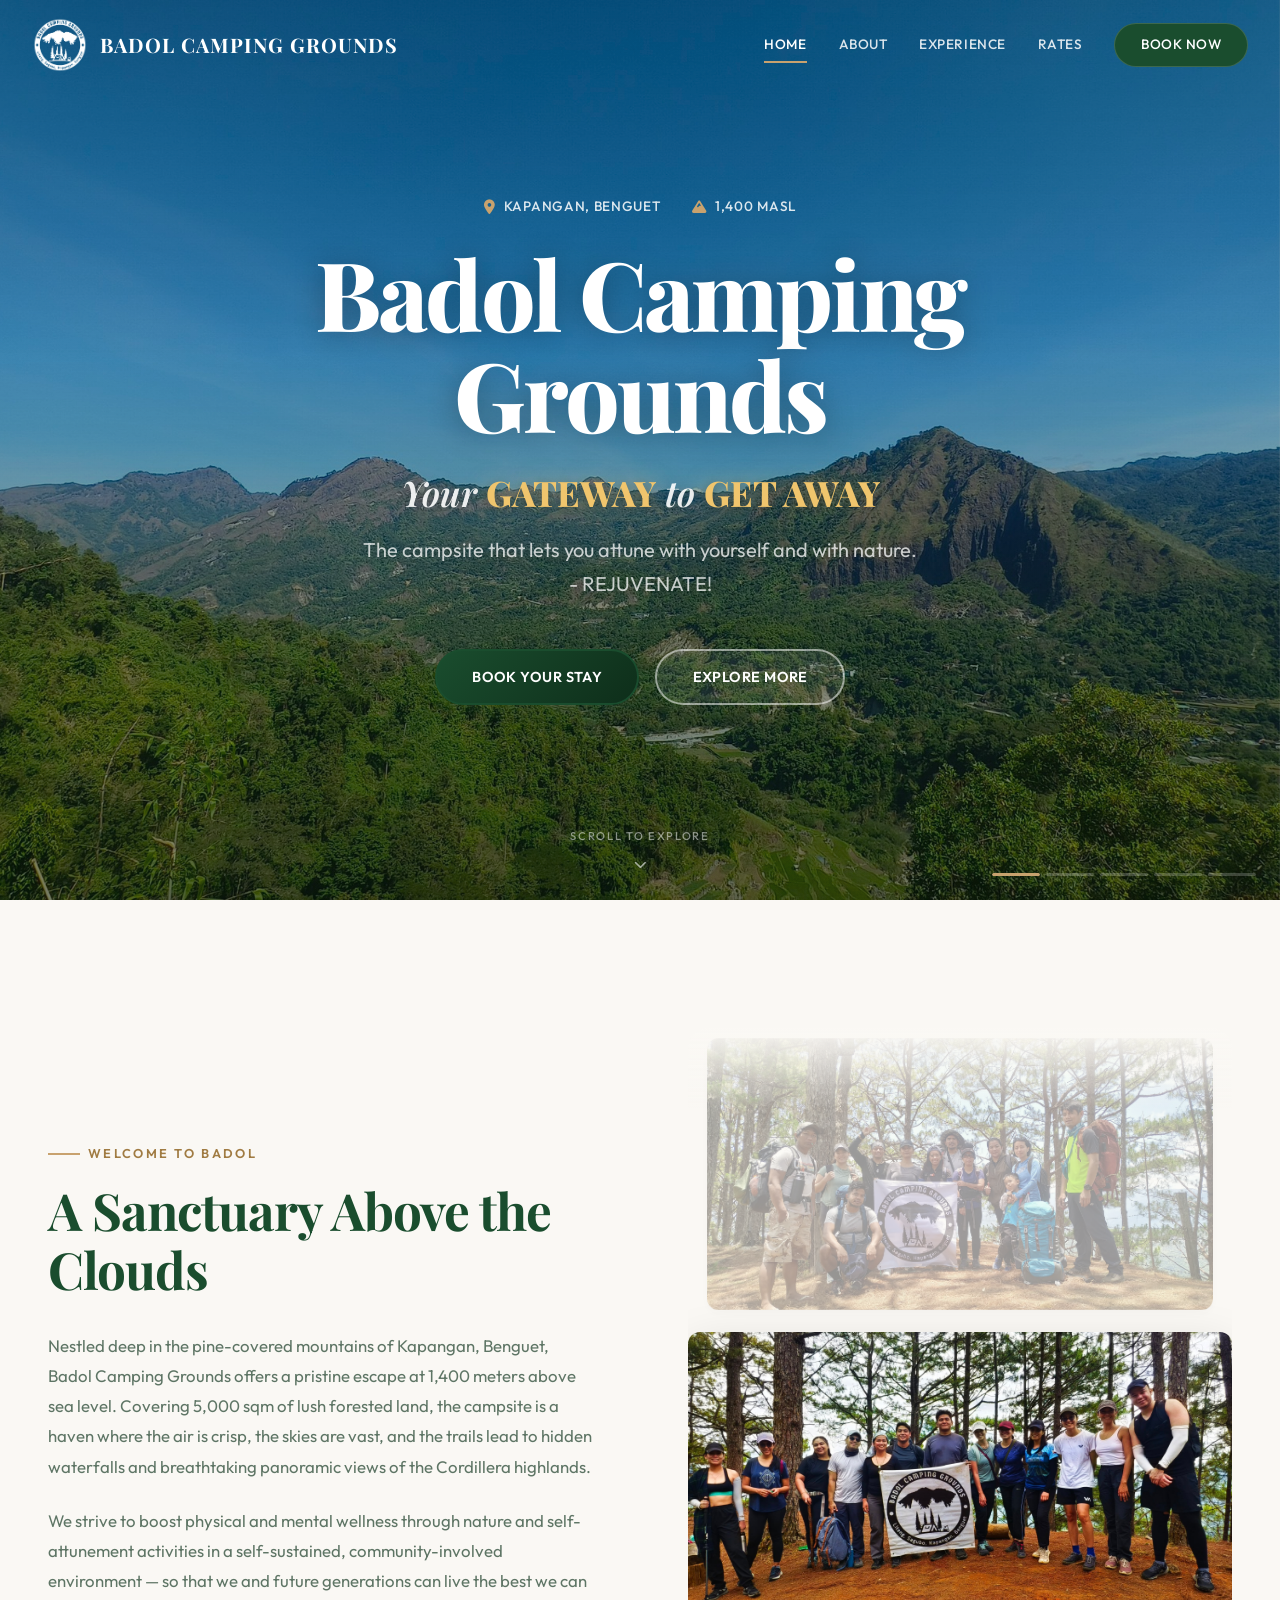
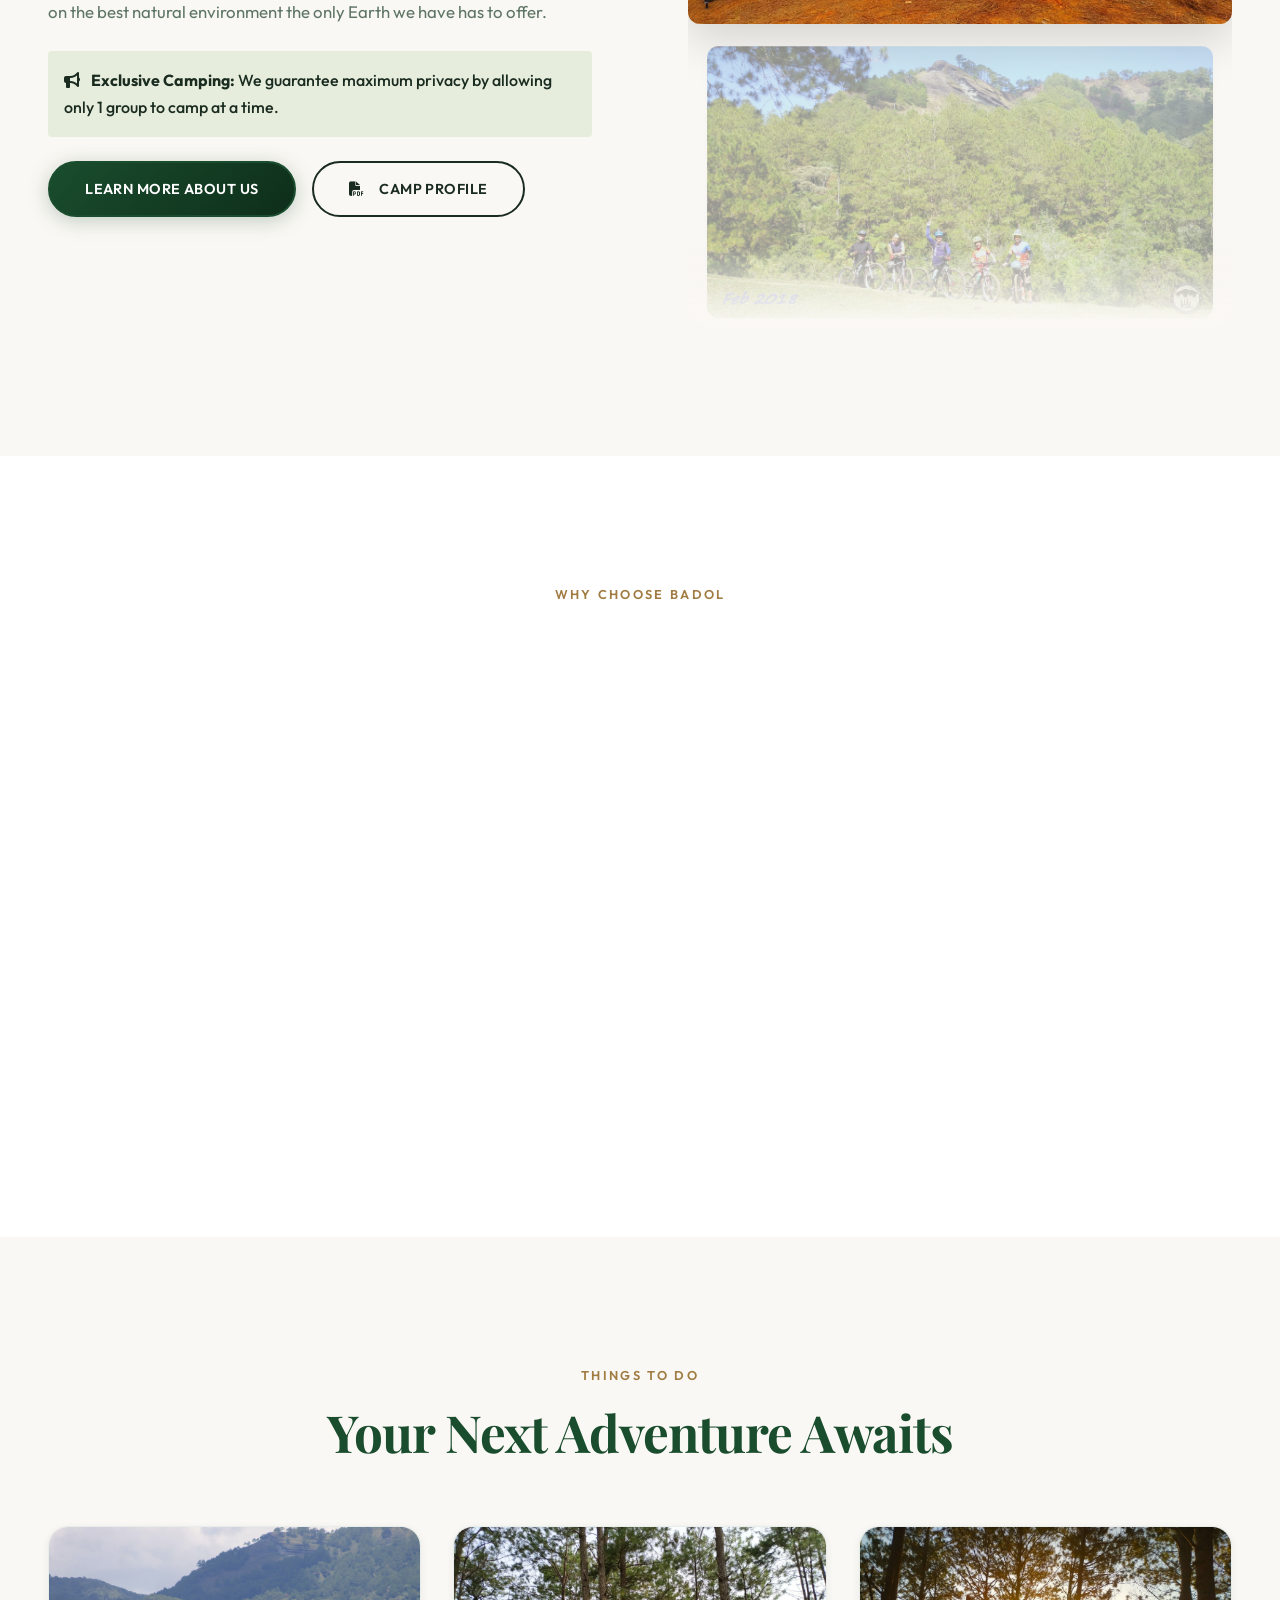
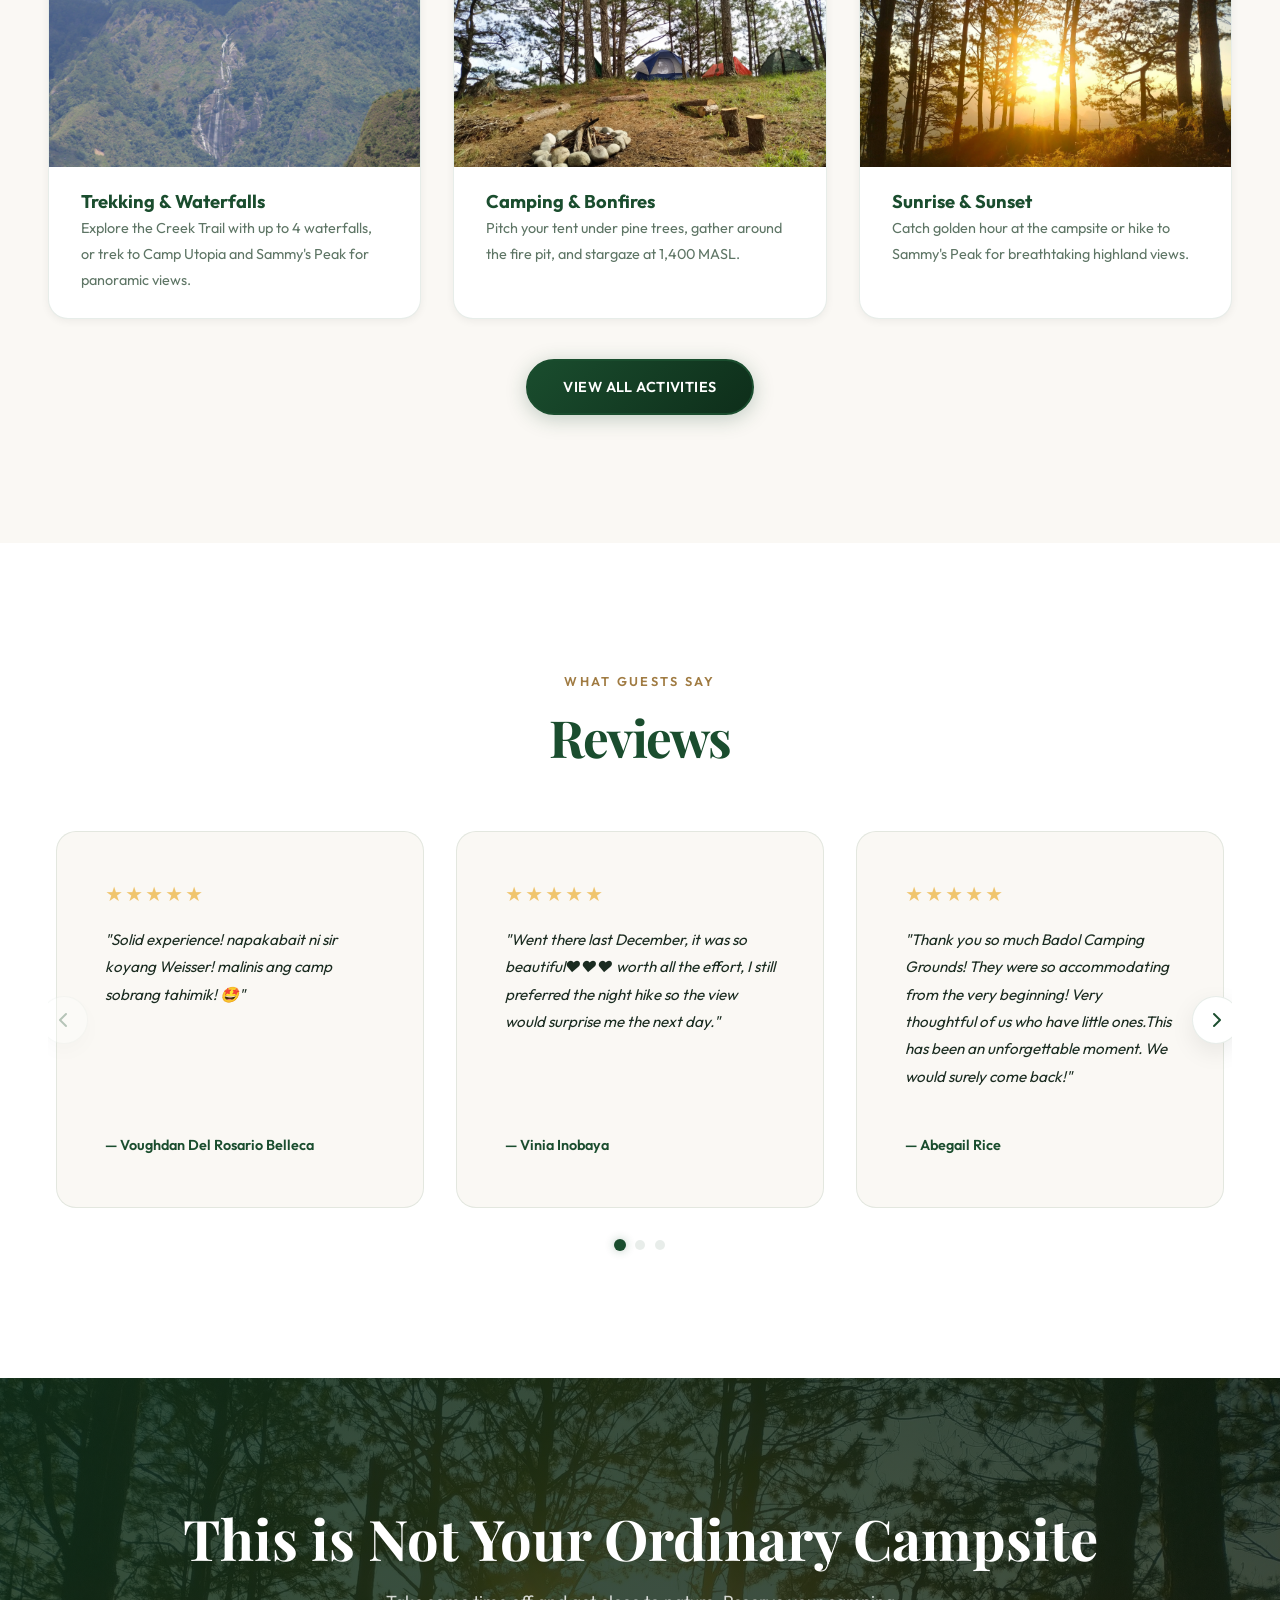
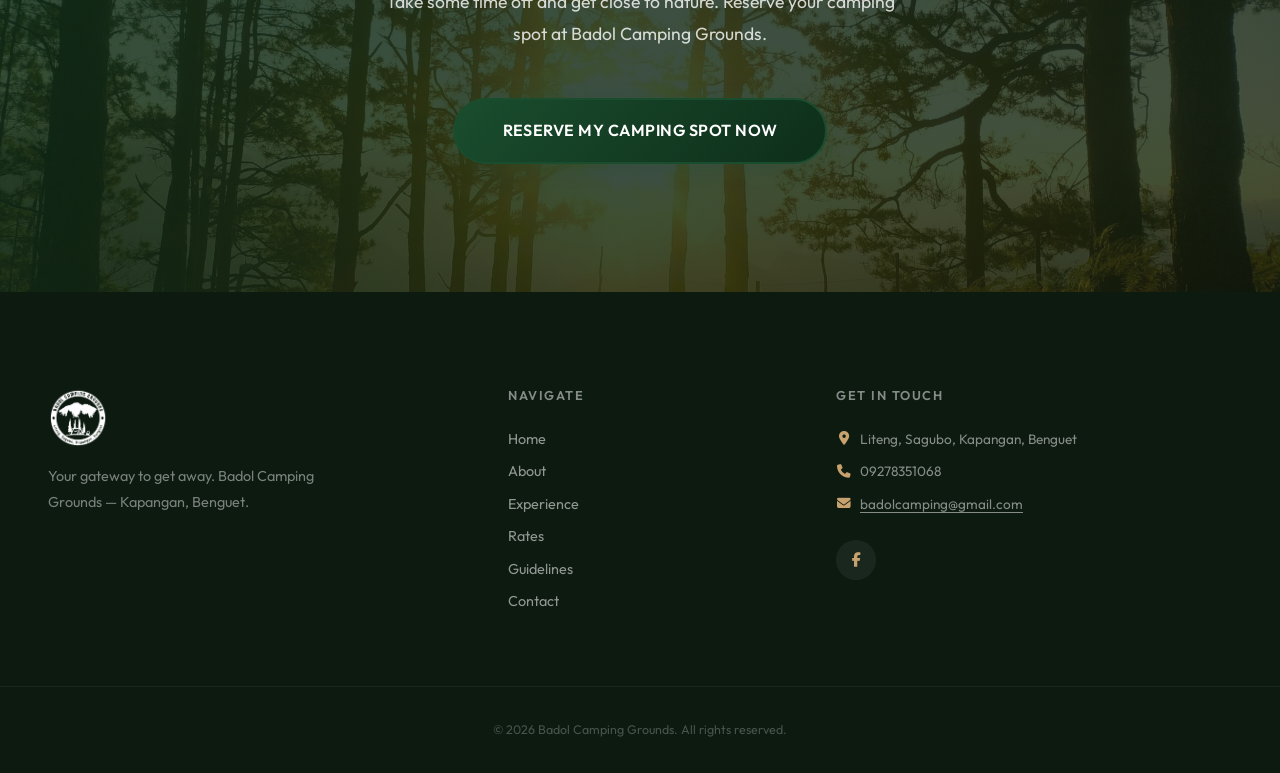
<file: index.html>
<!DOCTYPE html>
<html lang="en">

<head>
    <meta charset="UTF-8">
    <meta name="viewport" content="width=device-width, initial-scale=1.0">
    <title>Badol Camping Grounds</title>
    <meta name="description"
        content="Badol Camping Grounds — your gateway to get away. Experience nature at 1400 MASL in Kapangan, Benguet. Book your mountain escape today.">
    <link rel="icon" type="image/png" href="logotranbg.png">
    <link
        href="https://fonts.googleapis.com/css2?family=Playfair+Display:ital,wght@0,600;0,700;0,800;1,600;1,700&family=Inter:wght@300;400;500;600;700&family=Outfit:wght@300;400;500;600;700&display=swap"
        rel="stylesheet">
    <link rel="stylesheet" href="style.css">
    <link rel="stylesheet" href="https://cdnjs.cloudflare.com/ajax/libs/font-awesome/6.5.0/css/all.min.css">
</head>

<body>

    <header class="header" id="mainHeader">
        <div class="header-inner">
            <a href="index.html" class="logo" id="siteLogo">
                <img src="logotranbg.png" alt="Badol Camping Grounds Logo" class="logo-img">
                <span class="logo-text">Badol <span class="logo-text-suffix">Camping Grounds</span></span>
            </a>
            <nav class="nav-desktop" id="navDesktop">
                <a href="index.html" class="nav-link active">Home</a>
                <a href="about.html" class="nav-link">About</a>
                <a href="experience.html" class="nav-link">Experience</a>
                <a href="rates.html" class="nav-link">Rates</a>
                <a href="contact.html" class="nav-link nav-cta">Book Now</a>
            </nav>
            <button class="hamburger-btn" id="hamburgerBtn" aria-label="Toggle navigation menu">
                <span class="hamburger-line"></span>
                <span class="hamburger-line"></span>
                <span class="hamburger-line"></span>
            </button>
        </div>
    </header>


    <div class="mobile-menu" id="mobileMenu">
        <button class="mobile-close" id="mobileClose" aria-label="Close menu">
            <span></span>
            <span></span>
        </button>
        <nav class="mobile-nav">
            <a href="index.html" class="mobile-link active">Home</a>
            <a href="about.html" class="mobile-link">About</a>
            <a href="experience.html" class="mobile-link">Experience</a>
            <a href="rates.html" class="mobile-link">Rates</a>
            <a href="contact.html" class="mobile-link mobile-cta">Book Now</a>
        </nav>
    </div>

    <main>

        <section class="hero" id="hero">
            <div class="hero-slideshow" id="heroSlideshow">
                <div class="slide active"
                    style="background-image: url('Pics/618089176_26078038251808457_7497567061012904055_n.jpg');"></div>
                <div class="slide"
                    style="background-image: url('Pics/480542197_661099912934757_9093470119345464802_n.jpg');"></div>
                <div class="slide"
                    style="background-image: url('Pics/472366972_631553649216819_4979253787001771004_n.jpg');"></div>
                <div class="slide"
                    style="background-image: url('Pics/470236878_616224150749769_1136020287192556613_n.jpg');"></div>
                <div class="slide"
                    style="background-image: url('Pics/638910749_26352073111071635_4884096256286103367_n.jpg');"></div>
            </div>
            <div class="hero-overlay"></div>
            <div class="hero-content">
                <div class="hero-meta">
                    <span class="hero-location"><i class="fas fa-map-marker-alt"></i> Kapangan, Benguet</span>
                    <span class="hero-elevation"><i class="fas fa-mountain"></i> 1,400 MASL</span>
                </div>
                <h1 class="hero-title">Badol Camping Grounds</h1>
                <p class="hero-tagline">
                    Your <span class="highlight">GATEWAY</span> to <span class="highlight">GET AWAY</span>
                </p>
                <p class="hero-sub-tagline">The campsite that lets you attune with yourself and with nature. -
                    REJUVENATE!</p>
                <div class="hero-actions">
                    <a href="contact.html" class="btn btn-primary">Book Your Stay</a>
                    <a href="#about" class="btn btn-outline">Explore More</a>
                </div>
            </div>
            <div class="slide-indicator" id="slideIndicator">
                <div class="slide-counter">
                    <span class="current-slide" id="currentSlide">01</span>
                    <span class="slide-divider">/</span>
                    <span class="total-slides" id="totalSlides">05</span>
                </div>
                <div class="slide-progress-bars">
                    <div class="progress-bar active" data-index="0">
                        <div class="progress-fill"></div>
                    </div>
                    <div class="progress-bar" data-index="1">
                        <div class="progress-fill"></div>
                    </div>
                    <div class="progress-bar" data-index="2">
                        <div class="progress-fill"></div>
                    </div>
                    <div class="progress-bar" data-index="3">
                        <div class="progress-fill"></div>
                    </div>
                    <div class="progress-bar" data-index="4">
                        <div class="progress-fill"></div>
                    </div>
                </div>
            </div>
            <div class="scroll-hint">
                <span>Scroll to explore</span>
                <div class="scroll-arrow"><i class="fas fa-chevron-down"></i></div>
            </div>
        </section>


        <section class="section intro" id="about">
            <div class="container">
                <div class="intro-grid">
                    <div class="intro-text" data-animate="fadeInUp">
                        <span class="section-label">Welcome to Badol</span>
                        <h2 class="section-heading">A Sanctuary Above the Clouds</h2>
                        <p>Nestled deep in the pine-covered mountains of Kapangan, Benguet, Badol Camping Grounds
                            offers a pristine escape at 1,400 meters above sea level. Covering 5,000 sqm of lush
                            forested land, the campsite is a haven where the air is crisp, the skies are vast, and the
                            trails lead to hidden waterfalls and breathtaking panoramic views of the Cordillera
                            highlands.</p>
                        <p>We strive to boost physical and mental wellness through nature and self-attunement activities
                            in a self-sustained, community-involved environment — so that we and future generations can
                            live the best we can on the best natural environment the only Earth we have has to offer.
                        </p>
                        <div
                            style="margin-top: 1rem; padding: 1rem; background-color: rgba(62, 137, 20, 0.1); border-left: 4px solid var(--clr-primary); border-radius: 4px; color: var(--clr-text); font-weight: 500;">
                            <i class="fas fa-bullhorn" style="color: var(--clr-primary); margin-right: 0.5rem;"></i>
                            <strong>Exclusive Camping:</strong> We guarantee maximum privacy by allowing only 1 group to
                            camp at a time.
                        </div>
                        <div style="display: flex; gap: 1rem; flex-wrap: wrap; margin-top: 1.5rem;">
                            <a href="about.html" class="btn btn-primary">Learn More About Us</a>
                            <a href="https://docs.google.com/document/d/1Rim5CgKp4Joo7KV44JLjJd9YkDrVsqBi/edit"
                                target="_blank" class="btn btn-outline"
                                style="border-color: var(--clr-primary); color: var(--clr-primary);"><i
                                    class="fas fa-file-pdf" style="margin-right: 0.5rem;"></i> Camp Profile</a>
                        </div>
                    </div>
                    <div class="intro-carousel" data-animate="fadeInUp" id="introCarousel">
                        <div class="intro-carousel-track" id="introCarouselTrack">
                            <div class="intro-carousel-slide"><img src="Pics/show1.jpg" alt="Badol Camping Grounds"
                                    loading="lazy"></div>
                            <div class="intro-carousel-slide"><img src="Pics/show2.jpg" alt="Badol Camping Grounds"
                                    loading="lazy"></div>
                            <div class="intro-carousel-slide"><img src="Pics/show3.jpg" alt="Badol Camping Grounds"
                                    loading="lazy"></div>
                            <div class="intro-carousel-slide"><img src="Pics/show4.jpg" alt="Badol Camping Grounds"
                                    loading="lazy"></div>
                            <div class="intro-carousel-slide"><img src="Pics/show5.jpg" alt="Badol Camping Grounds"
                                    loading="lazy"></div>
                        </div>
                        <div class="intro-carousel-fade intro-carousel-fade--top"></div>
                        <div class="intro-carousel-fade intro-carousel-fade--bottom"></div>
                    </div>
                </div>
            </div>
        </section>


        <section class="section highlights" id="highlights">
            <div class="container">
                <span class="section-label center">Why Choose Badol</span>
                <h2 class="section-heading center" data-animate="fadeInUp">Experience the Highlands</h2>
                <div class="highlights-grid">
                    <div class="highlight-card" data-animate="fadeInUp">
                        <div class="highlight-icon"><i class="fas fa-mountain"></i></div>
                        <h3>1,400 MASL Elevation</h3>
                        <p>Wake up above the clouds with cool mountain air and jaw-dropping sunrise views every morning.
                        </p>
                    </div>
                    <div class="highlight-card" data-animate="fadeInUp">
                        <div class="highlight-icon"><i class="fas fa-water"></i></div>
                        <h3>Hidden Waterfalls</h3>
                        <p>Trek the Creek Trail to discover up to 4 waterfalls, 3 of which feature safe, crystal-clear
                            pools you can swim in.</p>
                    </div>
                    <div class="highlight-card" data-animate="fadeInUp">
                        <div class="highlight-icon"><i class="fas fa-tree"></i></div>
                        <h3>Pine Forest Sanctuary</h3>
                        <p>Camp beneath towering Benguet pine trees in a lush, unspoiled 0.5-hectare forest setting.</p>
                    </div>
                    <div class="highlight-card" data-animate="fadeInUp">
                        <div class="highlight-icon"><i class="fas fa-leaf"></i></div>
                        <h3>Wellness & Attunement</h3>
                        <p>Boost your physical and mental wellness through deep connection with nature and
                            self-attunement
                            activities.</p>
                    </div>
                </div>
            </div>
        </section>


        <section class="section activities-preview" id="activities">
            <div class="container">
                <span class="section-label center">Things to Do</span>
                <h2 class="section-heading center" data-animate="fadeInUp">Your Next Adventure Awaits</h2>
                <div class="activities-grid">
                    <div class="activity-item" data-animate="fadeInUp">
                        <div class="activity-img">
                            <img src="Pics/water2.jpg" alt="Trekking near Badol" loading="lazy">
                        </div>
                        <div class="activity-info">
                            <h3>Trekking & Waterfalls</h3>
                            <p>Explore the Creek Trail with up to 4 waterfalls, or trek to Camp Utopia and Sammy's Peak
                                for panoramic views.</p>
                        </div>
                    </div>
                    <div class="activity-item" data-animate="fadeInUp">
                        <div class="activity-img">
                            <img src="Pics/472366972_631553649216819_4979253787001771004_n.jpg"
                                alt="Camping and bonfire" loading="lazy">
                        </div>
                        <div class="activity-info">
                            <h3>Camping & Bonfires</h3>
                            <p>Pitch your tent under pine trees, gather around the fire pit, and stargaze at 1,400 MASL.
                            </p>
                        </div>
                    </div>
                    <div class="activity-item" data-animate="fadeInUp">
                        <div class="activity-img">
                            <img src="Pics/480542197_661099912934757_9093470119345464802_n.jpg" alt="Sunrise viewing"
                                loading="lazy">
                        </div>
                        <div class="activity-info">
                            <h3>Sunrise & Sunset</h3>
                            <p>Catch golden hour at the campsite or hike to Sammy's Peak for breathtaking highland
                                views.</p>
                        </div>
                    </div>
                </div>
                <div style="text-align:center; margin-top:2.5rem;">
                    <a href="experience.html" class="btn btn-primary" data-animate="fadeInUp">View All Activities</a>
                </div>
            </div>
        </section>


        <section class="section reviews" id="reviews">
            <div class="container">
                <span class="section-label center">What Guests Say</span>
                <h2 class="section-heading center" data-animate="fadeInUp">Reviews</h2>
                <div class="reviews-carousel" data-animate="fadeInUp" id="reviewsCarousel">
                    <div class="reviews-track" id="reviewsTrack">
                        <div class="review-card" id="review-1">
                            <div class="review-stars">★★★★★</div>
                            <p class="review-text" id="review-text-1">"Solid experience! napakabait ni sir koyang
                                Weisser! malinis ang camp sobrang tahimik! 🤩"</p>
                            <p class="review-author" id="review-author-1">— Voughdan Del Rosario Belleca</p>
                        </div>
                        <div class="review-card" id="review-2">
                            <div class="review-stars">★★★★★</div>
                            <p class="review-text" id="review-text-2">"Went there last December, it was so
                                beautiful❤️❤️❤️ worth all the effort, I still preferred the night hike so the view would
                                surprise me the next day."</p>
                            <p class="review-author" id="review-author-2">— Vinia Inobaya</p>
                        </div>
                        <div class="review-card" id="review-3">
                            <div class="review-stars">★★★★★</div>
                            <p class="review-text" id="review-text-3">"Thank you so much Badol Camping Grounds! They
                                were so accommodating from the very beginning! Very thoughtful of us who have little
                                ones.This has been an unforgettable moment. We would surely come back!"</p>
                            <p class="review-author" id="review-author-3">— Abegail Rice</p>
                        </div>
                        <div class="review-card" id="review-4">
                            <div class="review-stars">★★★★★</div>
                            <p class="review-text" id="review-text-4">"Highly recommended ❤️"</p>
                            <p class="review-author" id="review-author-4">— Pinky Olleres</p>
                        </div>
                        <div class="review-card" id="review-5">
                            <div class="review-stars">Recommends the Camping Grounds</div>
                            <p class="review-text" id="review-text-5">"Exclusive. Raw. Beautiful. Need I say more? And
                                the most accommodating owner ever! Thank you Sir Weiserr for the best experience! Will
                                surely go back ✨"</p>
                            <p class="review-author" id="review-author-5">— Jessamine Alvaro</p>
                        </div>
                    </div>
                    <button class="reviews-nav reviews-nav--prev" id="reviewsPrev" aria-label="Previous reviews">
                        <i class="fas fa-chevron-left"></i>
                    </button>
                    <button class="reviews-nav reviews-nav--next" id="reviewsNext" aria-label="Next reviews">
                        <i class="fas fa-chevron-right"></i>
                    </button>
                </div>
                <div class="reviews-dots" id="reviewsDots"></div>
            </div>
        </section>


        <section class="section cta" id="book">
            <div class="cta-bg">
                <img src="Pics/480542197_661099912934757_9093470119345464802_n.jpg" alt="Golden hour at Badol"
                    loading="lazy">
            </div>
            <div class="cta-overlay"></div>
            <div class="container cta-content" data-animate="fadeInUp">
                <h2>This is Not Your Ordinary Campsite</h2>
                <p>Take some time off and get close to nature. Reserve your camping spot at Badol Camping Grounds.</p>
                <a href="contact.html" class="btn btn-primary btn-lg">Reserve My Camping Spot Now</a>
            </div>
        </section>
    </main>


    <footer class="footer">
        <div class="container footer-inner">
            <div class="footer-brand">
                <img src="logotranbg.png" alt="Badol Camping Grounds" class="footer-logo">
                <p>Your gateway to get away. Badol Camping Grounds — Kapangan, Benguet.</p>
            </div>
            <div class="footer-links">
                <h4>Navigate</h4>
                <a href="index.html">Home</a>
                <a href="about.html">About</a>
                <a href="experience.html">Experience</a>
                <a href="rates.html">Rates</a>
                <a href="guidelines.html">Guidelines</a>
                <a href="contact.html">Contact</a>
            </div>
            <div class="footer-contact">
                <h4>Get in Touch</h4>
                <p><i class="fas fa-map-marker-alt"></i> Liteng, Sagubo, Kapangan, Benguet</p>
                <p><i class="fas fa-phone"></i> 09278351068</p>
                <p><i class="fas fa-envelope"></i> <a
                        href="https://mail.google.com/mail/?view=cm&fs=1&to=badolcamping@gmail.com" target="_blank"
                        style="text-decoration: underline; text-underline-offset: 3px;">badolcamping@gmail.com</a></p>
                <div class="footer-socials">
                    <a href="https://www.facebook.com/BadolCamping" target="_blank" aria-label="Facebook"><i
                            class="fab fa-facebook-f"></i></a>
                </div>
            </div>
        </div>
        <div class="footer-bottom">
            <p>&copy; 2026 Badol Camping Grounds. All rights reserved.</p>
        </div>
    </footer>

    <script src="script.js"></script>
</body>

</html>
</file>
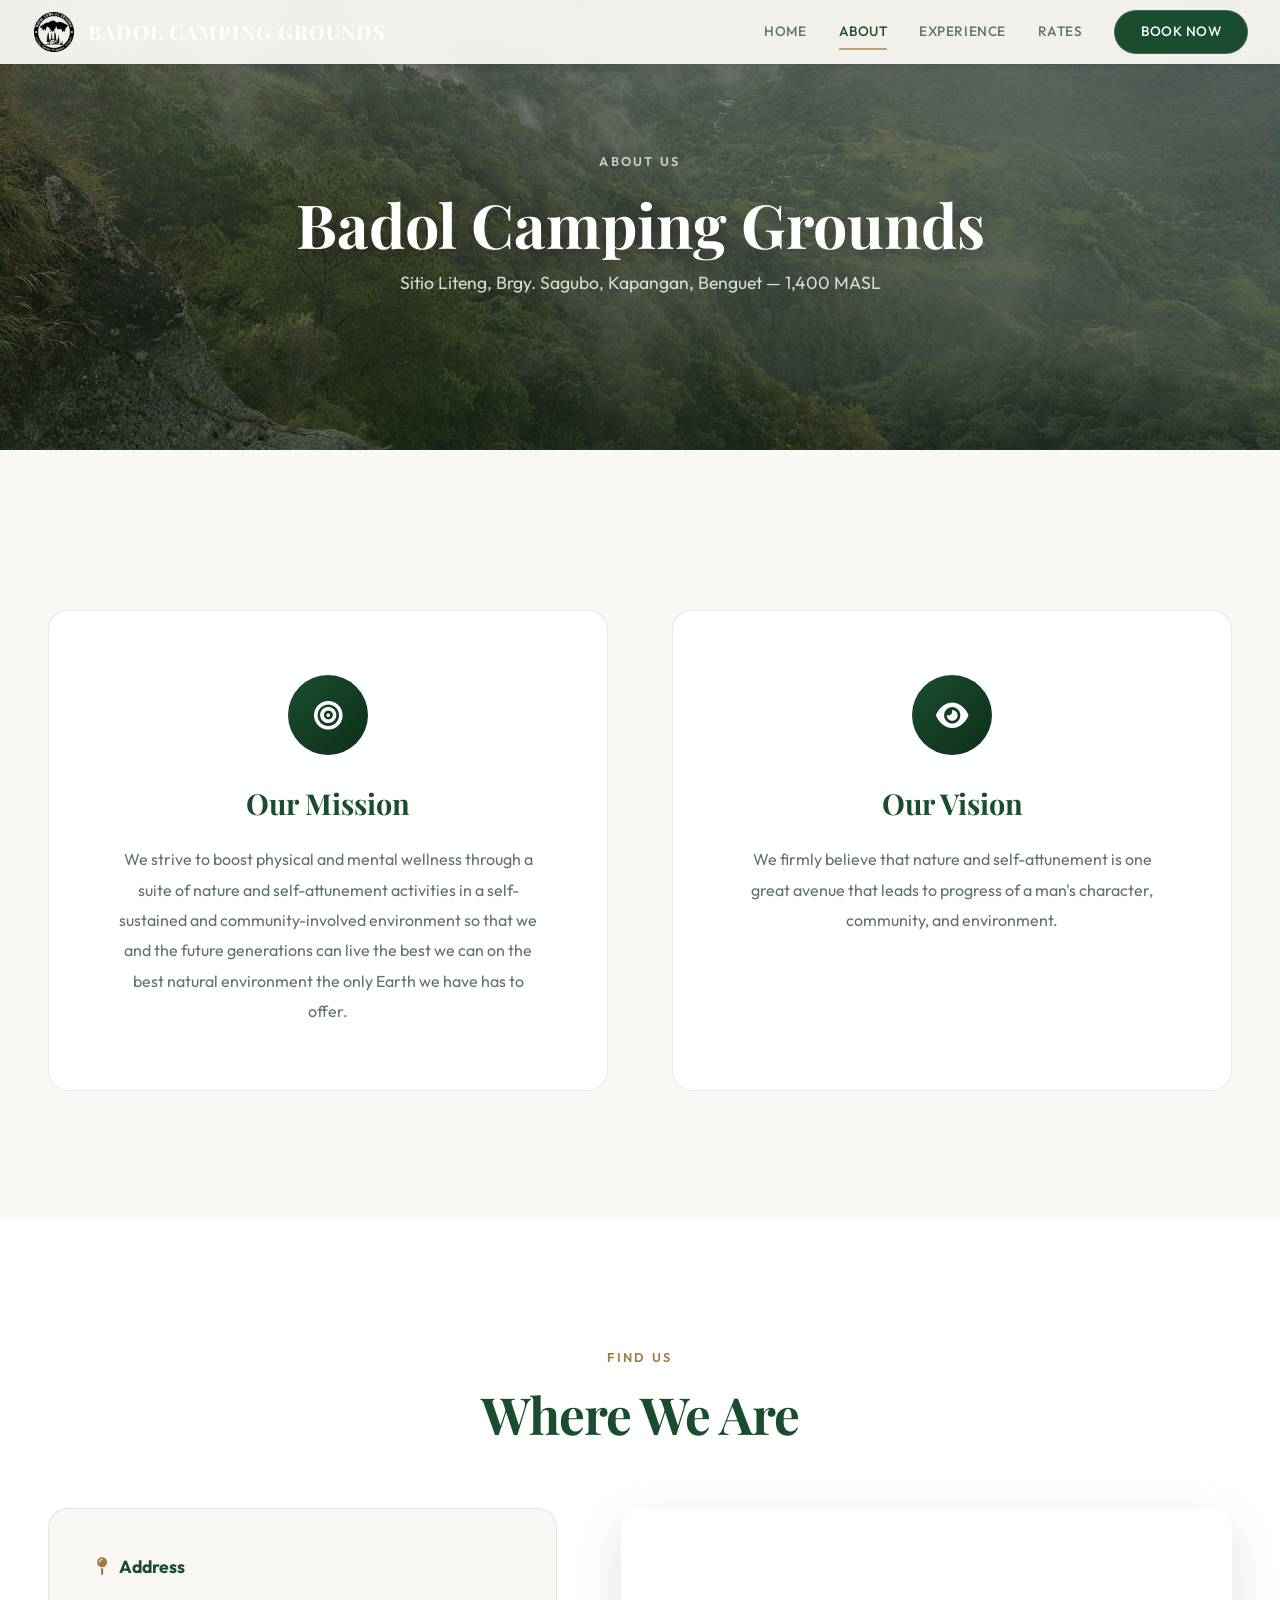
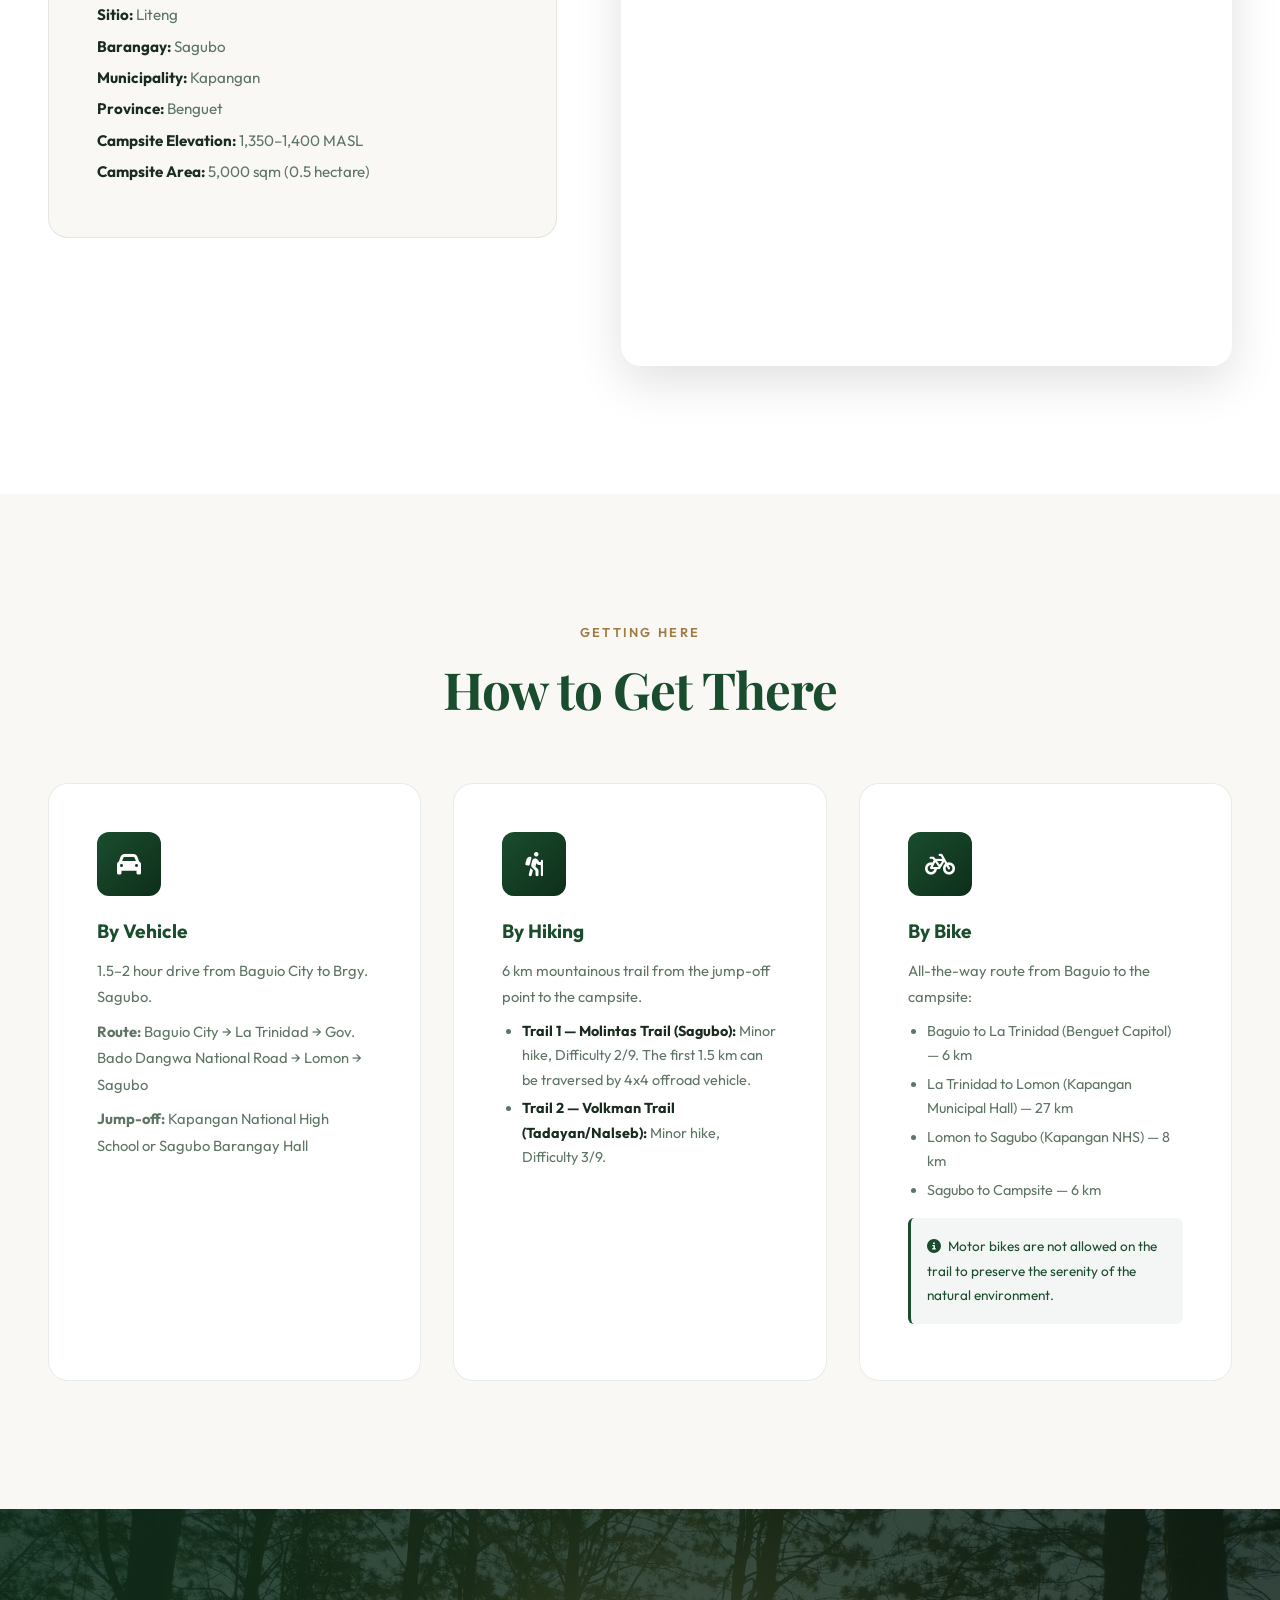
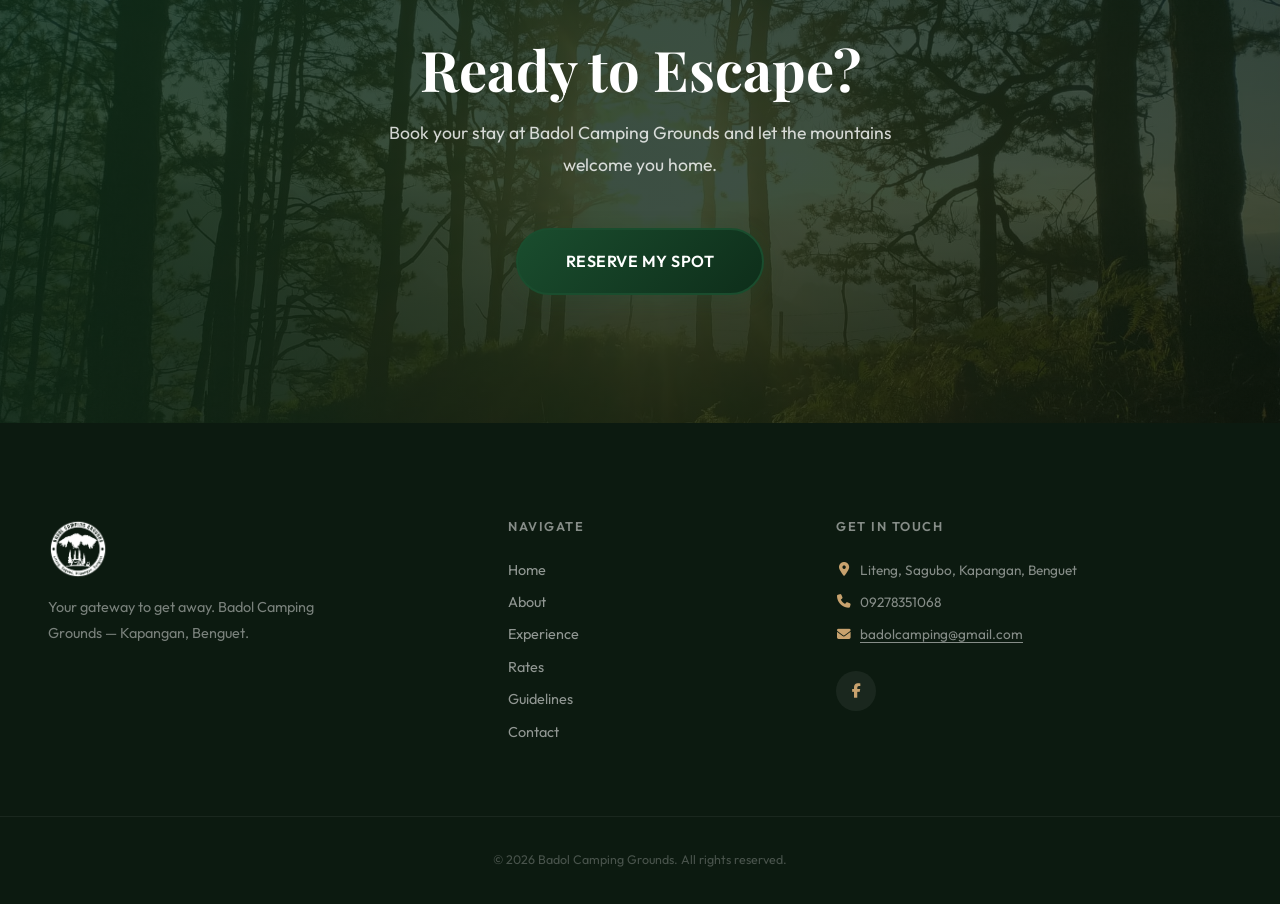
<file: about.html>
<!DOCTYPE html>
<html lang="en">
<head>
    <meta charset="UTF-8">
    <meta name="viewport" content="width=device-width, initial-scale=1.0">
    <title>About — Badol Camping Grounds | Kapangan, Benguet</title>
    <meta name="description" content="Learn about Badol Camping Grounds — our mission, vision, location in Kapangan, Benguet, and how to get here.">
    <link rel="icon" type="image/png" href="logotranbg.png">
    <link href="https://fonts.googleapis.com/css2?family=Playfair+Display:ital,wght@0,600;0,700;0,800;1,600;1,700&family=Inter:wght@300;400;500;600;700&family=Outfit:wght@300;400;500;600;700&display=swap" rel="stylesheet">
    <link rel="stylesheet" href="style.css">
    <link rel="stylesheet" href="https://cdnjs.cloudflare.com/ajax/libs/font-awesome/6.5.0/css/all.min.css">
</head>
<body>
    
    <header class="header scrolled-always" id="mainHeader">
        <div class="header-inner">
            <a href="index.html" class="logo" id="siteLogo">
                <img src="logotranbg.png" alt="Badol Camping Grounds Logo" class="logo-img">
                <span class="logo-text">Badol <span class="logo-text-suffix">Camping Grounds</span></span>
            </a>
            <nav class="nav-desktop" id="navDesktop">
                <a href="index.html" class="nav-link">Home</a>
                <a href="about.html" class="nav-link active">About</a>
                <a href="experience.html" class="nav-link">Experience</a>
                <a href="rates.html" class="nav-link">Rates</a>
                <a href="contact.html" class="nav-link nav-cta">Book Now</a>
            </nav>
            <button class="hamburger-btn" id="hamburgerBtn" aria-label="Toggle navigation menu">
                <span class="hamburger-line"></span><span class="hamburger-line"></span><span class="hamburger-line"></span>
            </button>
        </div>
    </header>
    <div class="mobile-menu" id="mobileMenu">
        <button class="mobile-close" id="mobileClose" aria-label="Close menu"><span></span><span></span></button>
        <nav class="mobile-nav">
            <a href="index.html" class="mobile-link">Home</a>
            <a href="about.html" class="mobile-link active">About</a>
            <a href="experience.html" class="mobile-link">Experience</a>
            <a href="rates.html" class="mobile-link">Rates</a>
            <a href="contact.html" class="mobile-link mobile-cta">Book Now</a>
        </nav>
    </div>

    <main>
        
        <section class="page-hero" style="background-image: url('Pics/638910749_26352073111071635_4884096256286103367_n.jpg');">
            <div class="page-hero-overlay"></div>
            <div class="page-hero-content">
                <span class="section-label center" style="color:rgba(255,255,255,0.7);">About Us</span>
                <h1>Badol Camping Grounds</h1>
                <p>Sitio Liteng, Brgy. Sagubo, Kapangan, Benguet — 1,400 MASL</p>
            </div>
        </section>

        
        <section class="section" id="mission">
            <div class="container">
                <div class="mv-grid">
                    <div class="mv-card" data-animate="fadeInUp">
                        <div class="mv-icon"><i class="fas fa-bullseye"></i></div>
                        <h2>Our Mission</h2>
                        <p>We strive to boost physical and mental wellness through a suite of nature and self-attunement activities in a self-sustained and community-involved environment so that we and the future generations can live the best we can on the best natural environment the only Earth we have has to offer.</p>
                    </div>
                    <div class="mv-card" data-animate="fadeInUp">
                        <div class="mv-icon"><i class="fas fa-eye"></i></div>
                        <h2>Our Vision</h2>
                        <p>We firmly believe that nature and self-attunement is one great avenue that leads to progress of a man's character, community, and environment.</p>
                    </div>
                </div>
            </div>
        </section>

        
        <section class="section" id="location" style="background:var(--clr-white);">
            <div class="container">
                <span class="section-label center">Find Us</span>
                <h2 class="section-heading center" data-animate="fadeInUp">Where We Are</h2>
                <div class="location-grid">
                    <div class="location-info" data-animate="fadeInUp">
                        <div class="location-detail">
                            <h3><i class="fas fa-map-pin"></i> Address</h3>
                            <p><strong>Sitio:</strong> Liteng</p>
                            <p><strong>Barangay:</strong> Sagubo</p>
                            <p><strong>Municipality:</strong> Kapangan</p>
                            <p><strong>Province:</strong> Benguet</p>
                            <p><strong>Campsite Elevation:</strong> 1,350–1,400 MASL</p>
                            <p><strong>Campsite Area:</strong> 5,000 sqm (0.5 hectare)</p>
                        </div>
                    </div>
                    <div class="location-map" data-animate="fadeInUp">
                        <iframe
                            src="https://www.google.com/maps/embed?pb=!1m14!1m8!1m3!1d74872.17554722072!2d120.54595215415615!3d16.62865835619685!3m2!1i1024!2i768!4f13.1!3m3!1m2!1s0x3391bf5be4ecea1f%3A0x213e4c9c64160c0!2sBadol%20Camping%20Grounds!5e0!3m2!1sen!2sus!4v1775649774143!5m2!1sen!2sus"
                            loading="lazy" referrerpolicy="no-referrer-when-downgrade"
                            title="Badol Camping Grounds Map"></iframe>
                    </div>
                </div>
            </div>
        </section>

        
        <section class="section" id="directions">
            <div class="container">
                <span class="section-label center">Getting Here</span>
                <h2 class="section-heading center" data-animate="fadeInUp">How to Get There</h2>
                <div class="directions-grid">
                    <div class="direction-card" data-animate="fadeInUp">
                        <div class="direction-icon"><i class="fas fa-car"></i></div>
                        <h3>By Vehicle</h3>
                        <p>1.5–2 hour drive from Baguio City to Brgy. Sagubo.</p>
                        <p class="direction-route"><strong>Route:</strong> Baguio City → La Trinidad → Gov. Bado Dangwa National Road → Lomon → Sagubo</p>
                        <p><strong>Jump-off:</strong> Kapangan National High School or Sagubo Barangay Hall</p>
                    </div>
                    <div class="direction-card" data-animate="fadeInUp">
                        <div class="direction-icon"><i class="fas fa-hiking"></i></div>
                        <h3>By Hiking</h3>
                        <p>6 km mountainous trail from the jump-off point to the campsite.</p>
                        <ul>
                            <li><strong>Trail 1 — Molintas Trail (Sagubo):</strong> Minor hike, Difficulty 2/9. The first 1.5 km can be traversed by 4x4 offroad vehicle.</li>
                            <li><strong>Trail 2 — Volkman Trail (Tadayan/Nalseb):</strong> Minor hike, Difficulty 3/9.</li>
                        </ul>
                    </div>
                    <div class="direction-card" data-animate="fadeInUp">
                        <div class="direction-icon"><i class="fas fa-bicycle"></i></div>
                        <h3>By Bike</h3>
                        <p>All-the-way route from Baguio to the campsite:</p>
                        <ul>
                            <li>Baguio to La Trinidad (Benguet Capitol) — 6 km</li>
                            <li>La Trinidad to Lomon (Kapangan Municipal Hall) — 27 km</li>
                            <li>Lomon to Sagubo (Kapangan NHS) — 8 km</li>
                            <li>Sagubo to Campsite — 6 km</li>
                        </ul>
                        <p class="direction-note"><i class="fas fa-info-circle"></i> Motor bikes are not allowed on the trail to preserve the serenity of the natural environment.</p>
                    </div>
                </div>
            </div>
        </section>

        
        <section class="section cta">
            <div class="cta-bg"><img src="Pics/470236878_616224150749769_1136020287192556613_n.jpg" alt="Pine forest" loading="lazy"></div>
            <div class="cta-overlay"></div>
            <div class="container cta-content" data-animate="fadeInUp">
                <h2>Ready to Escape?</h2>
                <p>Book your stay at Badol Camping Grounds and let the mountains welcome you home.</p>
                <a href="contact.html" class="btn btn-primary btn-lg">Reserve My Spot</a>
            </div>
        </section>
    </main>

    
    <footer class="footer">
        <div class="container footer-inner">
            <div class="footer-brand">
                <img src="logotranbg.png" alt="Badol Camping Grounds" class="footer-logo">
                <p>Your gateway to get away. Badol Camping Grounds — Kapangan, Benguet.</p>
            </div>
            <div class="footer-links">
                <h4>Navigate</h4>
                <a href="index.html">Home</a><a href="about.html">About</a><a href="experience.html">Experience</a>
                <a href="rates.html">Rates</a><a href="guidelines.html">Guidelines</a><a href="contact.html">Contact</a>
            </div>
            <div class="footer-contact">
                <h4>Get in Touch</h4>
                <p><i class="fas fa-map-marker-alt"></i> Liteng, Sagubo, Kapangan, Benguet</p>
                <p><i class="fas fa-phone"></i> 09278351068</p>
                <p><i class="fas fa-envelope"></i> <a href="https://mail.google.com/mail/?view=cm&fs=1&to=badolcamping@gmail.com" target="_blank" style="text-decoration: underline; text-underline-offset: 3px;">badolcamping@gmail.com</a></p>
                <div class="footer-socials">
                    <a href="https://www.facebook.com/BadolCamping" target="_blank" aria-label="Facebook"><i class="fab fa-facebook-f"></i></a>
                </div>
            </div>
        </div>
        <div class="footer-bottom"><p>&copy; 2026 Badol Camping Grounds. All rights reserved.</p></div>
    </footer>
    <script src="script.js"></script>
</body>
</html>
</file>
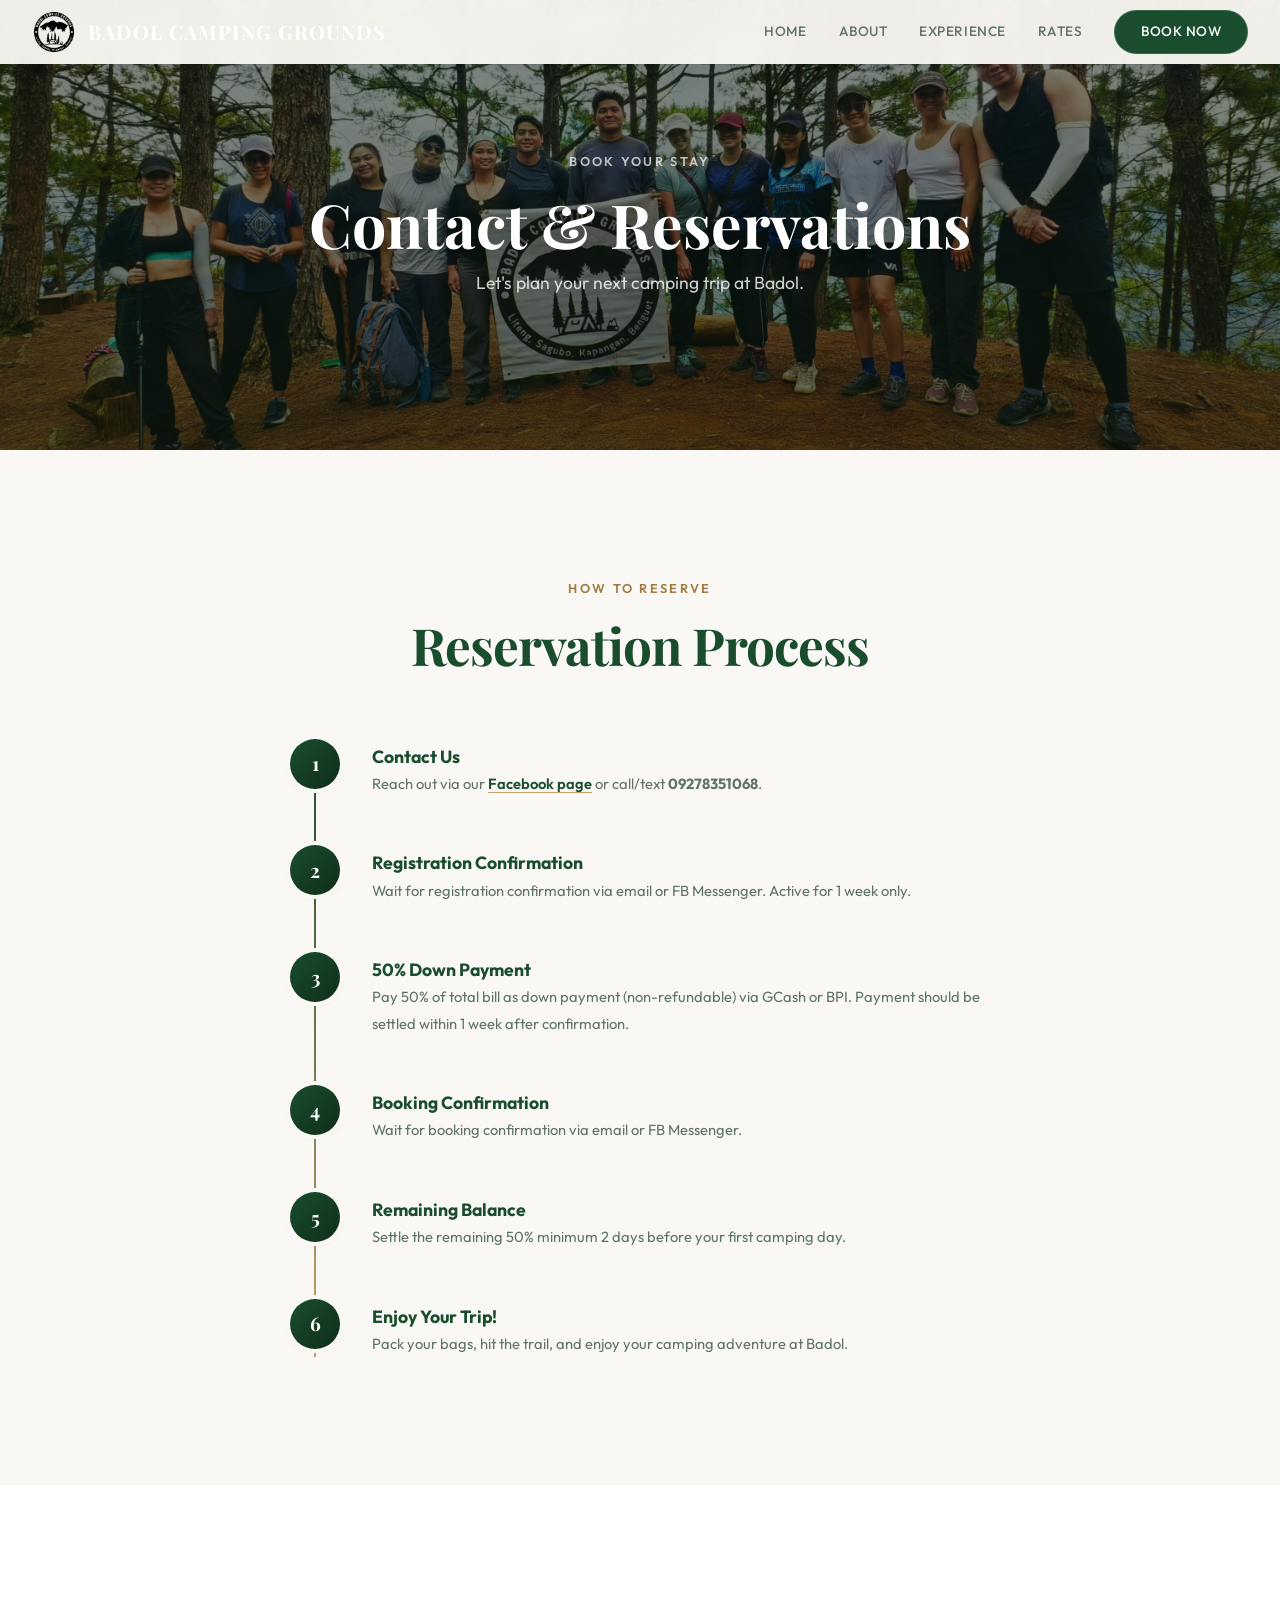
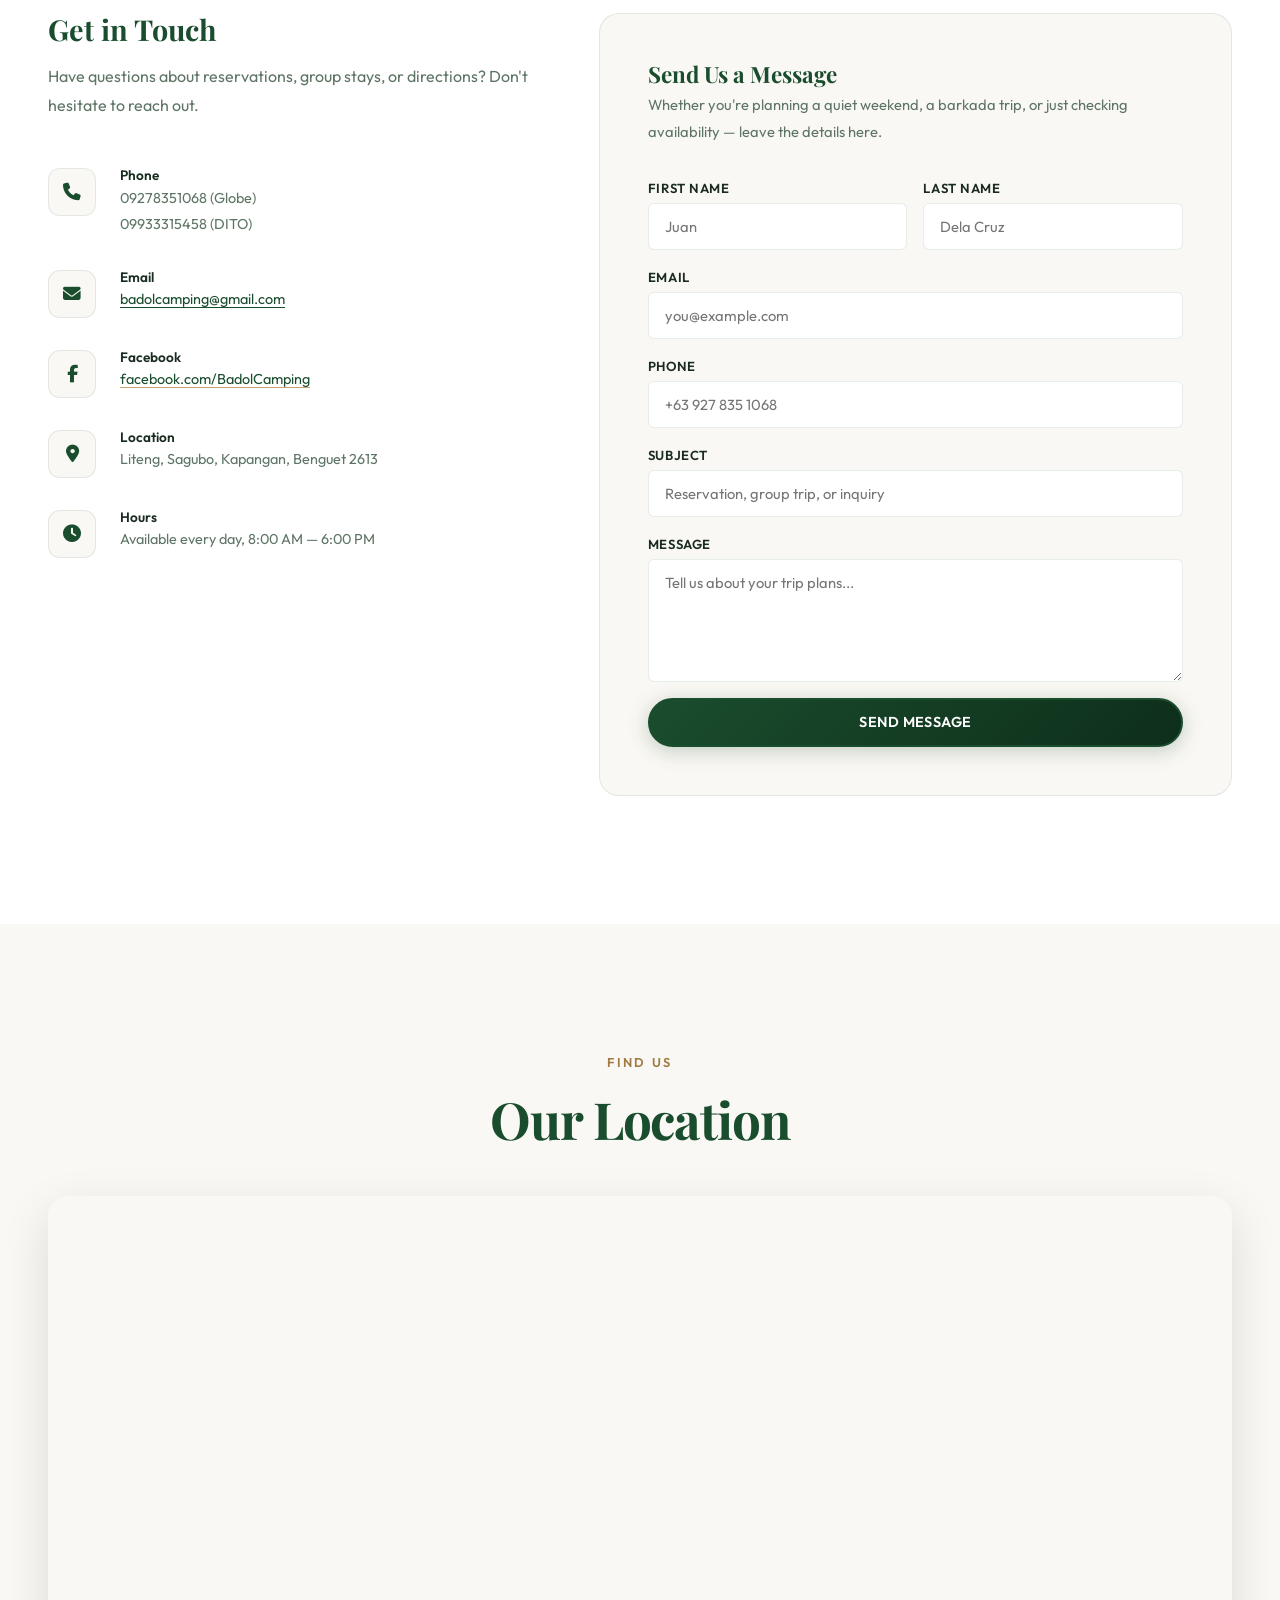
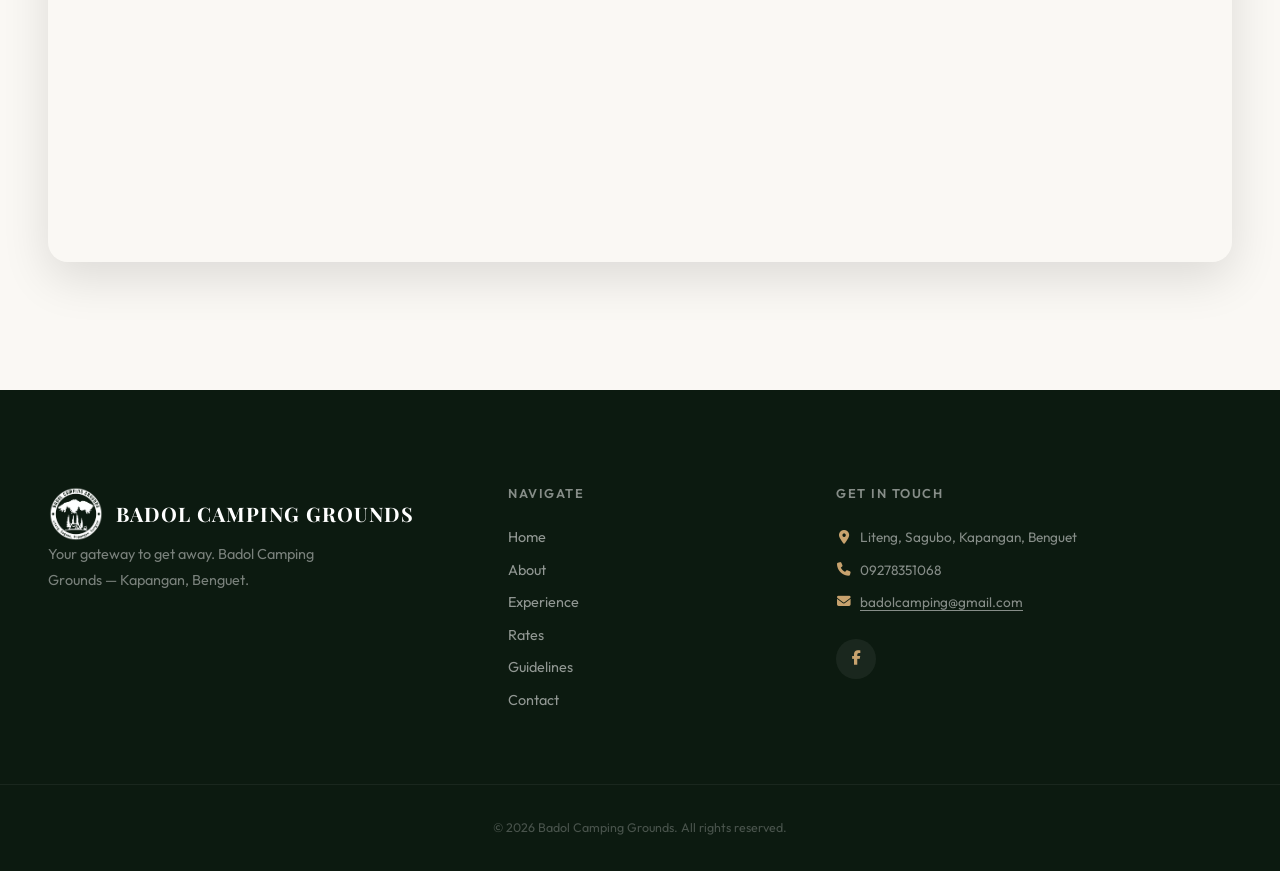
<file: contact.html>
<!DOCTYPE html>
<html lang="en">
<!-- Notice: Put the api access key in line 174 -->

<head>
    <meta charset="UTF-8">
    <meta name="viewport" content="width=device-width, initial-scale=1.0">
    <title>Contact & Book — Badol Camping Grounds | Reserve Your Spot</title>
    <meta name="description"
        content="Book your stay at Badol Camping Grounds. View the reservation process, contact info, and send us a message.">
    <link rel="icon" type="image/png" href="logotranbg.png">
    <link
        href="https://fonts.googleapis.com/css2?family=Playfair+Display:ital,wght@0,600;0,700;0,800;1,600;1,700&family=Inter:wght@300;400;500;600;700&family=Outfit:wght@300;400;500;600;700&display=swap"
        rel="stylesheet">
    <link rel="stylesheet" href="style.css">
    <link rel="stylesheet" href="https://cdnjs.cloudflare.com/ajax/libs/font-awesome/6.5.0/css/all.min.css">
</head>

<body>

    <header class="header scrolled-always" id="mainHeader">
        <div class="header-inner">
            <a href="index.html" class="logo" id="siteLogo">
                <img src="logotranbg.png" alt="Badol Camping Grounds Logo" class="logo-img">
                <span class="logo-text">Badol <span class="logo-text-suffix">Camping Grounds</span></span>
            </a>
            <nav class="nav-desktop" id="navDesktop">
                <a href="index.html" class="nav-link">Home</a>
                <a href="about.html" class="nav-link">About</a>
                <a href="experience.html" class="nav-link">Experience</a>
                <a href="rates.html" class="nav-link">Rates</a>
                <a href="contact.html" class="nav-link nav-cta active">Book Now</a>
            </nav>
            <button class="hamburger-btn" id="hamburgerBtn" aria-label="Toggle navigation menu">
                <span class="hamburger-line"></span><span class="hamburger-line"></span><span
                    class="hamburger-line"></span>
            </button>
        </div>
    </header>
    <div class="mobile-menu" id="mobileMenu">
        <button class="mobile-close" id="mobileClose" aria-label="Close menu"><span></span><span></span></button>
        <nav class="mobile-nav">
            <a href="index.html" class="mobile-link">Home</a>
            <a href="about.html" class="mobile-link">About</a>
            <a href="experience.html" class="mobile-link">Experience</a>
            <a href="rates.html" class="mobile-link">Rates</a>
            <a href="contact.html" class="mobile-link mobile-cta active">Book Now</a>
        </nav>
    </div>

    <main>

        <section class="page-hero" style="background-image: url('Pics/show1.jpg');">
            <div class="page-hero-overlay"></div>
            <div class="page-hero-content">
                <span class="section-label center" style="color:rgba(255,255,255,0.7);">Book Your Stay</span>
                <h1>Contact & Reservations</h1>
                <p>Let's plan your next camping trip at Badol.</p>
            </div>
        </section>


        <section class="section" id="reservation">
            <div class="container">
                <span class="section-label center">How to Reserve</span>
                <h2 class="section-heading center" data-animate="fadeInUp">Reservation Process</h2>
                <div class="steps-timeline" data-animate="fadeInUp">
                    <div class="step-item">
                        <div class="step-number">1</div>
                        <div class="step-content">
                            <h3>Contact Us</h3>
                            <p>Reach out via our <a href="https://www.facebook.com/BadolCamping"
                                    target="_blank">Facebook page</a> or call/text <strong>09278351068</strong>.</p>
                        </div>
                    </div>
                    <div class="step-item">
                        <div class="step-number">2</div>
                        <div class="step-content">
                            <h3>Registration Confirmation</h3>
                            <p>Wait for registration confirmation via email or FB Messenger. Active for 1 week only.</p>
                        </div>
                    </div>
                    <div class="step-item">
                        <div class="step-number">3</div>
                        <div class="step-content">
                            <h3>50% Down Payment</h3>
                            <p>Pay 50% of total bill as down payment (non-refundable) via GCash or BPI. Payment should
                                be settled within 1 week after confirmation.</p>
                        </div>
                    </div>
                    <div class="step-item">
                        <div class="step-number">4</div>
                        <div class="step-content">
                            <h3>Booking Confirmation</h3>
                            <p>Wait for booking confirmation via email or FB Messenger.</p>
                        </div>
                    </div>
                    <div class="step-item">
                        <div class="step-number">5</div>
                        <div class="step-content">
                            <h3>Remaining Balance</h3>
                            <p>Settle the remaining 50% minimum 2 days before your first camping day.</p>
                        </div>
                    </div>
                    <div class="step-item">
                        <div class="step-number">6</div>
                        <div class="step-content">
                            <h3>Enjoy Your Trip!</h3>
                            <p>Pack your bags, hit the trail, and enjoy your camping adventure at Badol.</p>
                        </div>
                    </div>
                </div>
            </div>
        </section>


        <section class="section" id="contact-form-section" style="background:var(--clr-white);">
            <div class="container">
                <div class="contact-grid">

                    <div class="contact-info-panel" data-animate="fadeInUp">
                        <h2>Get in Touch</h2>
                        <p>Have questions about reservations, group stays, or directions? Don't hesitate to reach out.
                        </p>

                        <div class="contact-info-item">
                            <div class="contact-info-icon"><i class="fas fa-phone"></i></div>
                            <div>
                                <h4>Phone</h4>
                                <p>09278351068 (Globe)</p>
                                <p>09933315458 (DITO)</p>
                            </div>
                        </div>
                        <div class="contact-info-item">
                            <div class="contact-info-icon"><i class="fas fa-envelope"></i></div>
                            <div>
                                <h4>Email</h4>
                                <p><a href="https://mail.google.com/mail/?view=cm&fs=1&to=badolcamping@gmail.com"
                                        target="_blank"
                                        style="text-decoration: underline; text-underline-offset: 3px;">badolcamping@gmail.com</a>
                                </p>
                            </div>
                        </div>
                        <div class="contact-info-item">
                            <div class="contact-info-icon"><i class="fab fa-facebook-f"></i></div>
                            <div>
                                <h4>Facebook</h4>
                                <p><a href="https://www.facebook.com/BadolCamping"
                                        target="_blank">facebook.com/BadolCamping</a></p>
                            </div>
                        </div>
                        <div class="contact-info-item">
                            <div class="contact-info-icon"><i class="fas fa-map-marker-alt"></i></div>
                            <div>
                                <h4>Location</h4>
                                <p>Liteng, Sagubo, Kapangan, Benguet 2613</p>
                            </div>
                        </div>
                        <div class="contact-info-item">
                            <div class="contact-info-icon"><i class="fas fa-clock"></i></div>
                            <div>
                                <h4>Hours</h4>
                                <p>Available every day, 8:00 AM — 6:00 PM</p>
                            </div>
                        </div>
                    </div>


                    <div class="contact-form-panel" data-animate="fadeInUp">
                        <div class="form-card-inner">
                            <h2>Send Us a Message</h2>
                            <p>Whether you're planning a quiet weekend, a barkada trip, or just checking availability —
                                leave the details here.</p>
                            <form class="contact-form" id="contactForm">
                                <input type="hidden" name="access_key" value="api_access_key_here">
                                <div id="contactResult"
                                    style="margin-bottom: 1rem; display: none; padding: 1rem; border-radius: var(--r-sm); font-weight: 500;">
                                </div>
                                <div class="form-row">
                                    <label>
                                        <span>First name</span>
                                        <input type="text" name="first_name" placeholder="Juan" required>
                                    </label>
                                    <label>
                                        <span>Last name</span>
                                        <input type="text" name="last_name" placeholder="Dela Cruz" required>
                                    </label>
                                </div>
                                <label>
                                    <span>Email</span>
                                    <input type="email" name="email" placeholder="you@example.com" required>
                                </label>
                                <label>
                                    <span>Phone</span>
                                    <input type="tel" name="phone" placeholder="+63 927 835 1068">
                                </label>
                                <label>
                                    <span>Subject</span>
                                    <input type="text" name="subject" placeholder="Reservation, group trip, or inquiry">
                                </label>
                                <label>
                                    <span>Message</span>
                                    <textarea rows="5" name="message" placeholder="Tell us about your trip plans..."
                                        required></textarea>
                                </label>
                                <button type="submit" class="btn btn-primary" style="width:100%;">Send Message</button>
                            </form>
                        </div>
                    </div>
                </div>
            </div>
        </section>


        <section class="section" id="map-section">
            <div class="container">
                <span class="section-label center">Find Us</span>
                <h2 class="section-heading center" data-animate="fadeInUp">Our Location</h2>
                <div class="map-container" data-animate="fadeInUp">
                    <iframe
                        src="https://www.google.com/maps/embed?pb=!1m14!1m8!1m3!1d74872.17554722072!2d120.54595215415615!3d16.62865835619685!3m2!1i1024!2i768!4f13.1!3m3!1m2!1s0x3391bf5be4ecea1f%3A0x213e4c9c64160c0!2sBadol%20Camping%20Grounds!5e0!3m2!1sen!2sus!4v1775649774143!5m2!1sen!2sus"
                        loading="lazy" referrerpolicy="no-referrer-when-downgrade"
                        title="Badol Camping Grounds Map"></iframe>
                </div>
            </div>
        </section>
    </main>

    <footer class="footer">
        <div class="container footer-inner">
            <div class="footer-brand">
                <a href="index.html" class="logo" id="siteLogo">
                    <img src="logotranbg.png" alt="Badol Camping Grounds Logo" class="logo-img">
                    <span class="logo-text">Badol <span class="logo-text-suffix">Camping Grounds</span></span>
                </a>
                <p>Your gateway to get away. Badol Camping Grounds — Kapangan, Benguet.</p>
            </div>
            <div class="footer-links">
                <h4>Navigate</h4>
                <a href="index.html">Home</a><a href="about.html">About</a><a href="experience.html">Experience</a>
                <a href="rates.html">Rates</a><a href="guidelines.html">Guidelines</a><a href="contact.html">Contact</a>
            </div>
            <div class="footer-contact">
                <h4>Get in Touch</h4>
                <p><i class="fas fa-map-marker-alt"></i> Liteng, Sagubo, Kapangan, Benguet</p>
                <p><i class="fas fa-phone"></i> 09278351068</p>
                <p><i class="fas fa-envelope"></i> <a
                        href="https://mail.google.com/mail/?view=cm&fs=1&to=badolcamping@gmail.com" target="_blank"
                        style="text-decoration: underline; text-underline-offset: 3px;">badolcamping@gmail.com</a></p>
                <div class="footer-socials">
                    <a href="https://www.facebook.com/BadolCamping" target="_blank" aria-label="Facebook"><i
                            class="fab fa-facebook-f"></i></a>
                </div>
            </div>
        </div>
        <div class="footer-bottom">
            <p>&copy; 2026 Badol Camping Grounds. All rights reserved.</p>
        </div>
    </footer>
    <script src="script.js"></script>
</body>

</html>
</file>
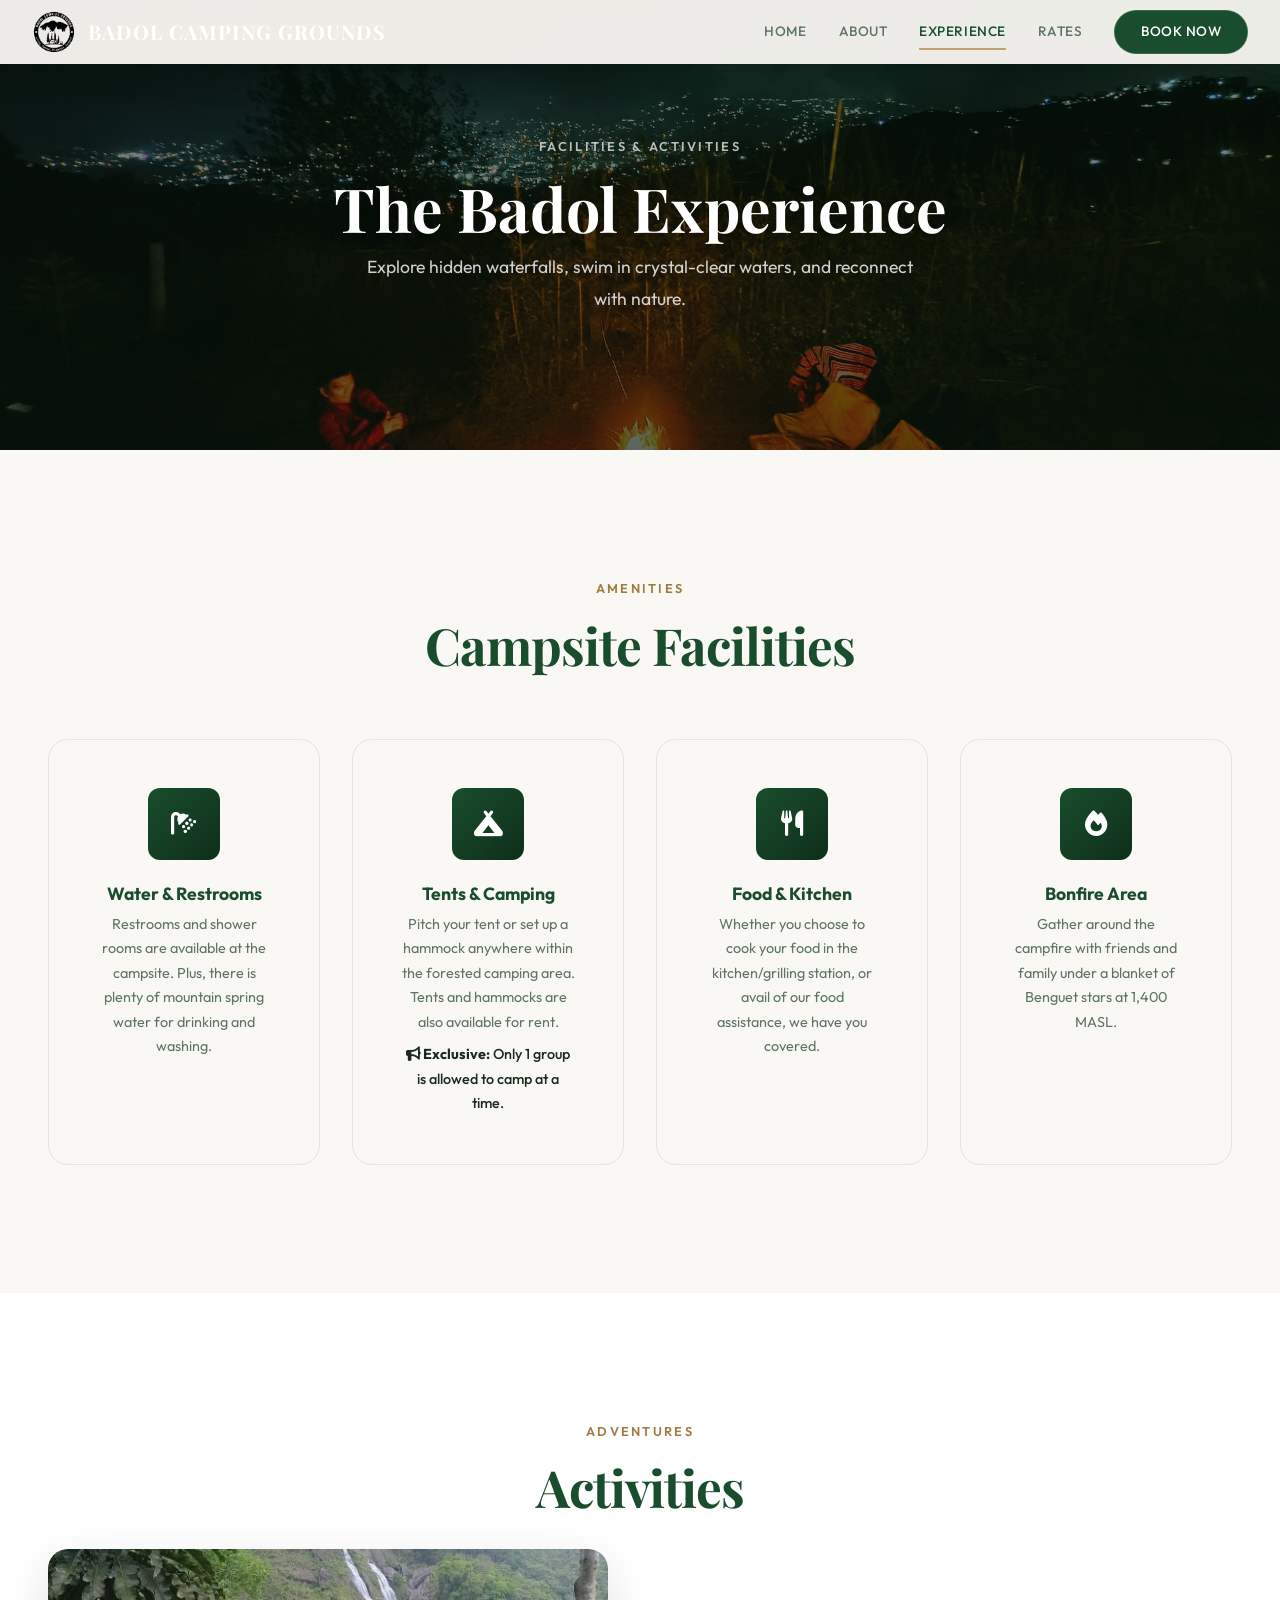
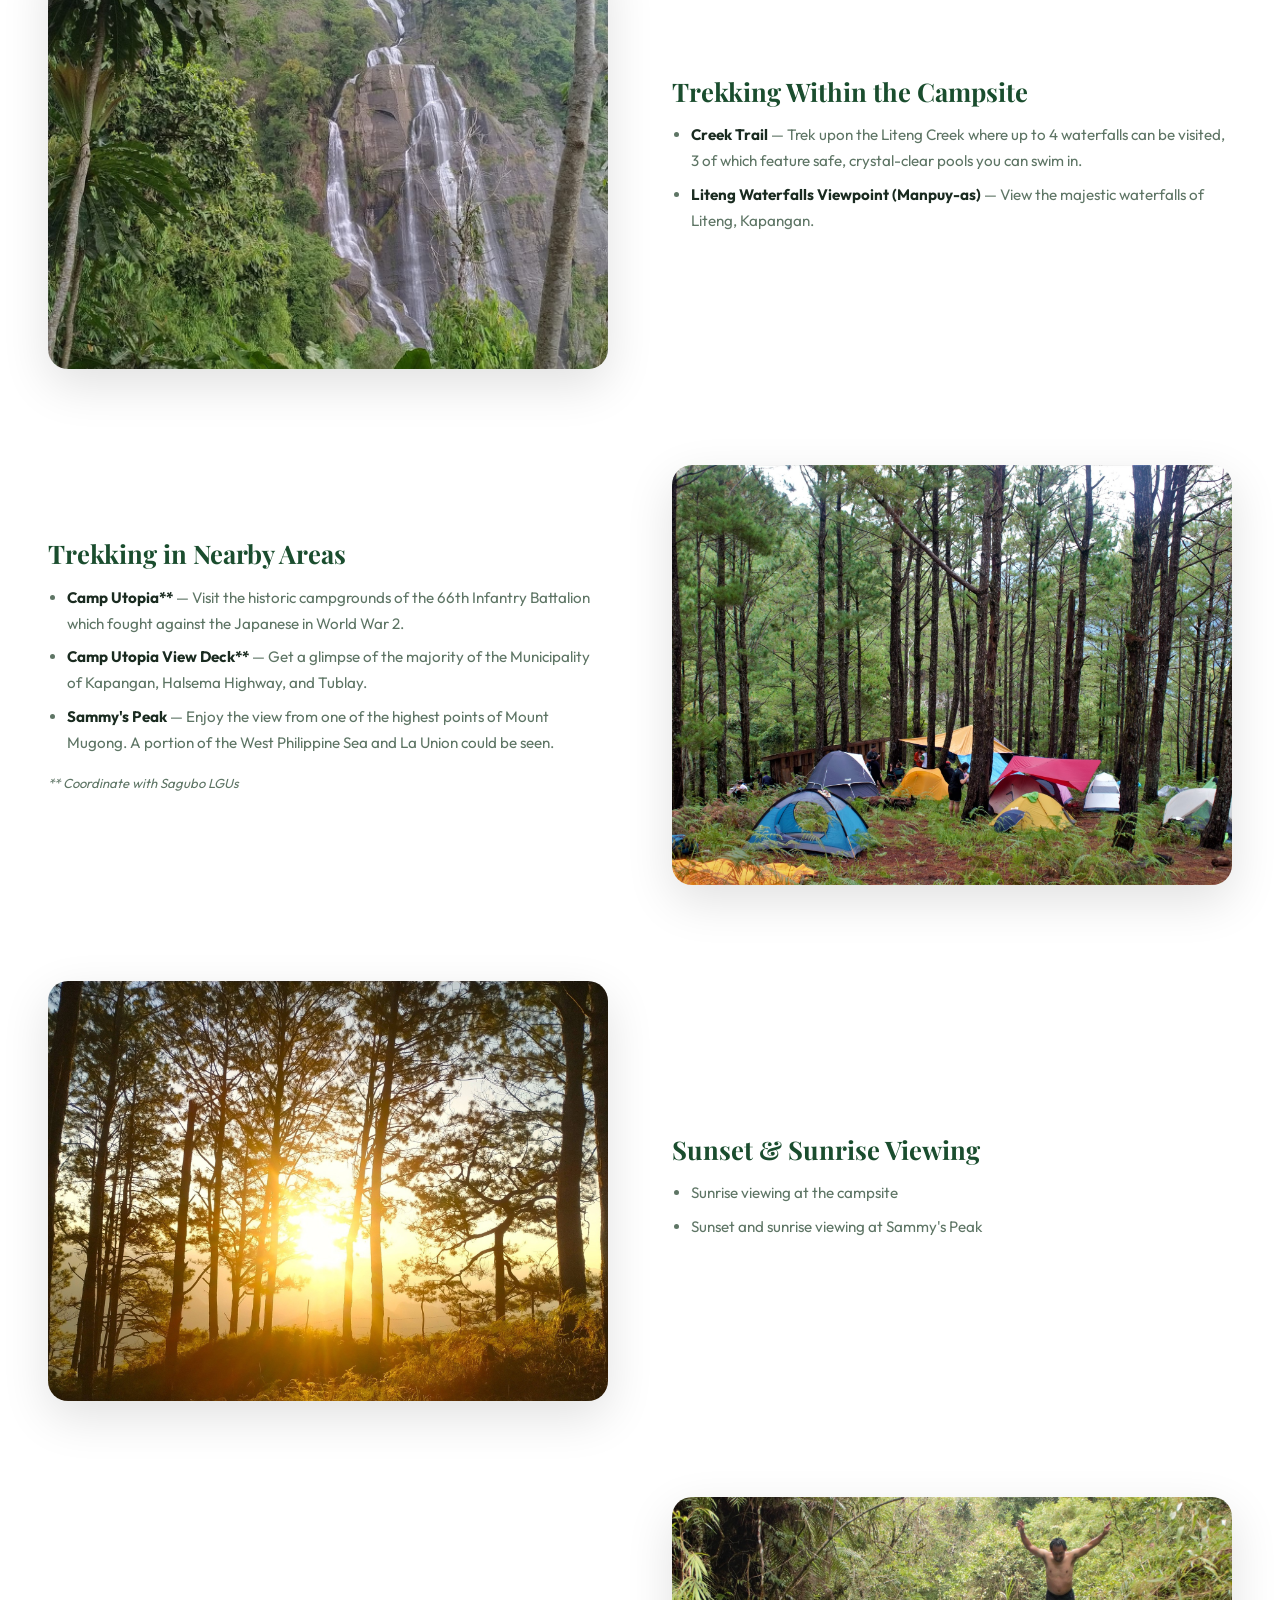
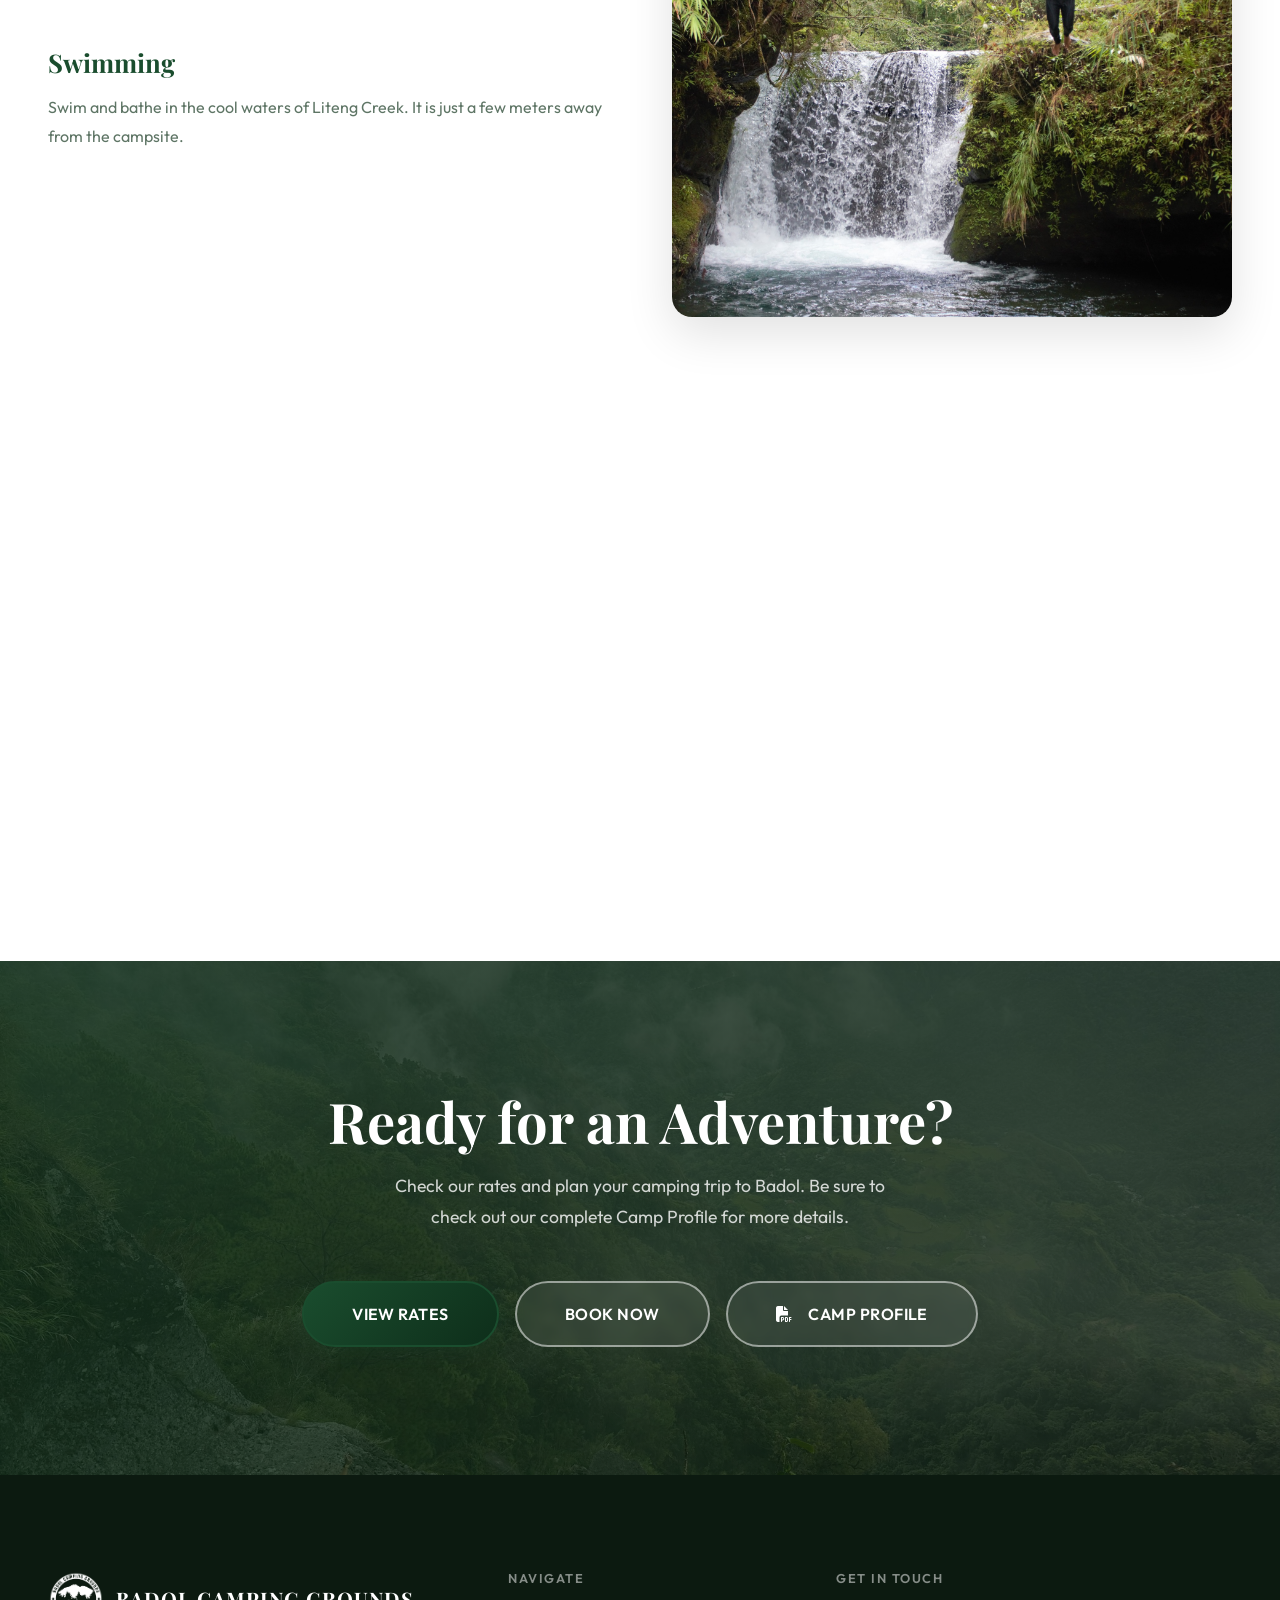
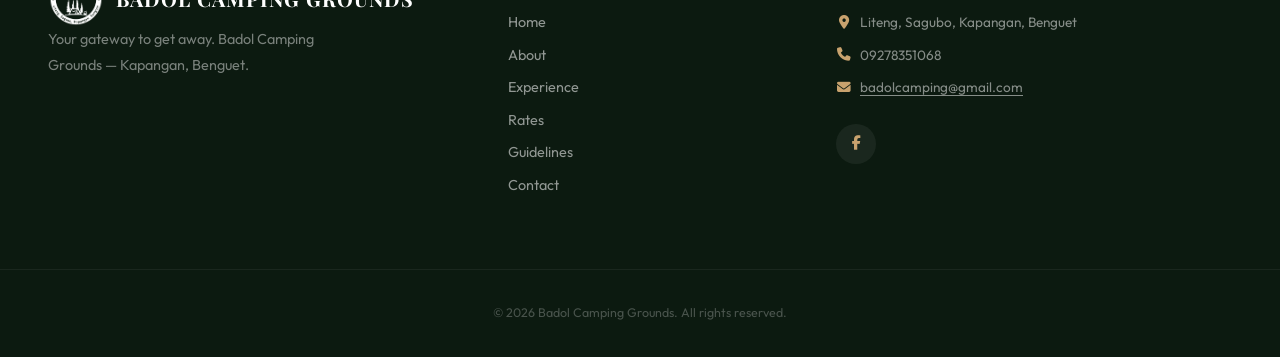
<file: experience.html>
<!DOCTYPE html>
<html lang="en">

<head>
    <meta charset="UTF-8">
    <meta name="viewport" content="width=device-width, initial-scale=1.0">
    <title>Experience — Badol Camping Grounds | Facilities & Activities</title>
    <meta name="description"
        content="Discover activities and facilities at Badol Camping Grounds — waterfalls, trekking, swimming, sunrise viewing, camping amenities, and more.">
    <link rel="icon" type="image/png" href="logotranbg.png">
    <link
        href="https://fonts.googleapis.com/css2?family=Playfair+Display:ital,wght@0,600;0,700;0,800;1,600;1,700&family=Inter:wght@300;400;500;600;700&family=Outfit:wght@300;400;500;600;700&display=swap"
        rel="stylesheet">
    <link rel="stylesheet" href="style.css">
    <link rel="stylesheet" href="https://cdnjs.cloudflare.com/ajax/libs/font-awesome/6.5.0/css/all.min.css">
</head>

<body>
    
    <header class="header scrolled-always" id="mainHeader">
        <div class="header-inner">
            <a href="index.html" class="logo" id="siteLogo">
                <img src="logotranbg.png" alt="Badol Camping Grounds Logo" class="logo-img">
                <span class="logo-text">Badol <span class="logo-text-suffix">Camping Grounds</span></span>
            </a>
            <nav class="nav-desktop" id="navDesktop">
                <a href="index.html" class="nav-link">Home</a>
                <a href="about.html" class="nav-link">About</a>
                <a href="experience.html" class="nav-link active">Experience</a>
                <a href="rates.html" class="nav-link">Rates</a>
                <a href="contact.html" class="nav-link nav-cta">Book Now</a>
            </nav>
            <button class="hamburger-btn" id="hamburgerBtn" aria-label="Toggle navigation menu">
                <span class="hamburger-line"></span><span class="hamburger-line"></span><span
                    class="hamburger-line"></span>
            </button>
        </div>
    </header>
    <div class="mobile-menu" id="mobileMenu">
        <button class="mobile-close" id="mobileClose" aria-label="Close menu"><span></span><span></span></button>
        <nav class="mobile-nav">
            <a href="index.html" class="mobile-link">Home</a>
            <a href="about.html" class="mobile-link">About</a>
            <a href="experience.html" class="mobile-link active">Experience</a>
            <a href="rates.html" class="mobile-link">Rates</a>
            <a href="contact.html" class="mobile-link mobile-cta">Book Now</a>
        </nav>
    </div>

    <main>
        
        <section class="page-hero" style="background-image: url('Pics/exp.jpg');">
            <div class="page-hero-overlay"></div>
            <div class="page-hero-content">
                <span class="section-label center" style="color:rgba(255,255,255,0.7);">Facilities & Activities</span>
                <h1>The Badol Experience</h1>
                <p>Explore hidden waterfalls, swim in crystal-clear waters, and reconnect with nature.</p>
            </div>
        </section>

        
        <section class="section" id="facilities">
            <div class="container">
                <span class="section-label center">Amenities</span>
                <h2 class="section-heading center" data-animate="fadeInUp">Campsite Facilities</h2>
                <div class="facilities-grid">
                    <div class="facility-card" data-animate="fadeInUp">
                        <div class="facility-icon"><i class="fas fa-shower"></i></div>
                        <h3>Water & Restrooms</h3>
                        <p>Restrooms and shower rooms are available at the campsite. Plus, there is plenty of mountain
                            spring water for drinking and washing.</p>
                    </div>
                    <div class="facility-card" data-animate="fadeInUp">
                        <div class="facility-icon"><i class="fas fa-campground"></i></div>
                        <h3>Tents & Camping</h3>
                        <p>Pitch your tent or set up a hammock anywhere within the forested camping area. Tents and
                            hammocks are also available for rent.</p>
                        <p style="margin-top: 0.5rem; color: var(--clr-primary); font-weight: 500;"><i
                                class="fas fa-bullhorn"></i> <strong>Exclusive:</strong> Only 1 group is allowed to camp
                            at a time.</p>
                    </div>
                    <div class="facility-card" data-animate="fadeInUp">
                        <div class="facility-icon"><i class="fas fa-utensils"></i></div>
                        <h3>Food & Kitchen</h3>
                        <p>Whether you choose to cook your food in the kitchen/grilling station, or avail of our food
                            assistance, we have you covered.</p>
                    </div>
                    <div class="facility-card" data-animate="fadeInUp">
                        <div class="facility-icon"><i class="fas fa-fire"></i></div>
                        <h3>Bonfire Area</h3>
                        <p>Gather around the campfire with friends and family under a blanket of Benguet stars at 1,400
                            MASL.</p>
                    </div>
                </div>
            </div>
        </section>

        
        <section class="section" id="activities-list" style="background:var(--clr-white);">
            <div class="container">
                <span class="section-label center">Adventures</span>
                <h2 class="section-heading center" data-animate="fadeInUp">Activities</h2>

                
                <div class="activity-detail" data-animate="fadeInUp">
                    <div class="activity-detail-img">
                        <img src="Pics/water1.jpg" alt="Trekking at Badol" loading="lazy">
                    </div>
                    <div class="activity-detail-content">
                        <h3>Trekking Within the Campsite</h3>
                        <ul>
                            <li><strong>Creek Trail</strong> — Trek upon the Liteng Creek where up to 4 waterfalls can
                                be visited, 3 of which feature safe, crystal-clear pools you can swim in.</li>
                            <li><strong>Liteng Waterfalls Viewpoint (Manpuy-as)</strong> — View the majestic waterfalls
                                of Liteng, Kapangan.</li>
                        </ul>
                    </div>
                </div>

                
                <div class="activity-detail reverse" data-animate="fadeInUp">
                    <div class="activity-detail-img">
                        <img src="Pics/utop.jpg" alt="Group trekking" loading="lazy">
                    </div>
                    <div class="activity-detail-content">
                        <h3>Trekking in Nearby Areas</h3>
                        <ul>
                            <li><strong>Camp Utopia**</strong> — Visit the historic campgrounds of the 66th Infantry
                                Battalion which fought against the Japanese in World War 2.</li>
                            <li><strong>Camp Utopia View Deck**</strong> — Get a glimpse of the majority of the
                                Municipality of Kapangan, Halsema Highway, and Tublay.</li>
                            <li><strong>Sammy's Peak</strong> — Enjoy the view from one of the highest points of Mount
                                Mugong. A portion of the West Philippine Sea and La Union could be seen.</li>
                        </ul>
                        <p class="activity-note">** Coordinate with Sagubo LGUs</p>
                    </div>
                </div>

                
                <div class="activity-detail" data-animate="fadeInUp">
                    <div class="activity-detail-img">
                        <img src="Pics/480542197_661099912934757_9093470119345464802_n.jpg" alt="Sunset at Badol"
                            loading="lazy">
                    </div>
                    <div class="activity-detail-content">
                        <h3>Sunset & Sunrise Viewing</h3>
                        <ul>
                            <li>Sunrise viewing at the campsite</li>
                            <li>Sunset and sunrise viewing at Sammy's Peak</li>
                        </ul>
                    </div>
                </div>

                
                <div class="activity-detail reverse" data-animate="fadeInUp">
                    <div class="activity-detail-img">
                        <img src="Pics/swim.jpg" alt="Swimming in creek" loading="lazy">
                    </div>
                    <div class="activity-detail-content">
                        <h3>Swimming</h3>
                        <p>Swim and bathe in the cool waters of Liteng Creek. It is just a few meters away from the
                            campsite.</p>
                    </div>
                </div>

                
                <div class="activity-detail" data-animate="fadeInUp">
                    <div class="activity-detail-img">
                        <img src="Pics/planting.jpg" alt="Tree planting" loading="lazy">
                    </div>
                    <div class="activity-detail-content">
                        <h3>Tree Planting / Re-potting</h3>
                        <ul>
                            <li><strong>Tree nursery</strong> — Re-potting of Pine tree saplings</li>
                            <li><strong>Tree planting</strong> — Pine trees, Mahogany, Acacia, Fruit-bearing trees
                                (Lemon, Guava, etc.)</li>
                        </ul>
                    </div>
                </div>
            </div>
        </section>

        
        <section class="section cta">
            <div class="cta-bg"><img src="Pics/638910749_26352073111071635_4884096256286103367_n.jpg"
                    alt="Mountain view" loading="lazy"></div>
            <div class="cta-overlay"></div>
            <div class="container cta-content" data-animate="fadeInUp">
                <h2>Ready for an Adventure?</h2>
                <p>Check our rates and plan your camping trip to Badol. Be sure to check out our complete Camp Profile
                    for more details.</p>
                <div style="display:flex; gap:1rem; justify-content:center; flex-wrap:wrap;">
                    <a href="rates.html" class="btn btn-primary btn-lg">View Rates</a>
                    <a href="contact.html" class="btn btn-outline btn-lg"
                        style="border-color:rgba(255,255,255,0.5);color:#fff;">Book Now</a>
                    <a href="CAMPSITE PROFILE.docx.pdf" target="_blank" class="btn btn-outline btn-lg"
                        style="border-color:rgba(255,255,255,0.5);color:#fff;"><i class="fas fa-file-pdf"
                            style="margin-right: 0.5rem;"></i>Camp Profile</a>
                </div>
            </div>
        </section>
    </main>

    <footer class="footer">
        <div class="container footer-inner">
            <div class="footer-brand">
                <a href="index.html" class="logo" id="siteLogo">
                    <img src="logotranbg.png" alt="Badol Camping Grounds Logo" class="logo-img">
                    <span class="logo-text">Badol <span class="logo-text-suffix">Camping Grounds</span></span>
                </a>
                <p>Your gateway to get away. Badol Camping Grounds — Kapangan, Benguet.</p>
            </div>
            <div class="footer-links">
                <h4>Navigate</h4>
                <a href="index.html">Home</a><a href="about.html">About</a><a href="experience.html">Experience</a>
                <a href="rates.html">Rates</a><a href="guidelines.html">Guidelines</a><a href="contact.html">Contact</a>
            </div>
            <div class="footer-contact">
                <h4>Get in Touch</h4>
                <p><i class="fas fa-map-marker-alt"></i> Liteng, Sagubo, Kapangan, Benguet</p>
                <p><i class="fas fa-phone"></i> 09278351068</p>
                <p><i class="fas fa-envelope"></i> <a
                        href="https://mail.google.com/mail/?view=cm&fs=1&to=badolcamping@gmail.com" target="_blank"
                        style="text-decoration: underline; text-underline-offset: 3px;">badolcamping@gmail.com</a></p>
                <div class="footer-socials">
                    <a href="https://www.facebook.com/BadolCamping" target="_blank" aria-label="Facebook"><i
                            class="fab fa-facebook-f"></i></a>
                </div>
            </div>
        </div>
        <div class="footer-bottom">
            <p>&copy; 2026 Badol Camping Grounds. All rights reserved.</p>
        </div>
    </footer>
    <script src="script.js"></script>
</body>

</html>
</file>
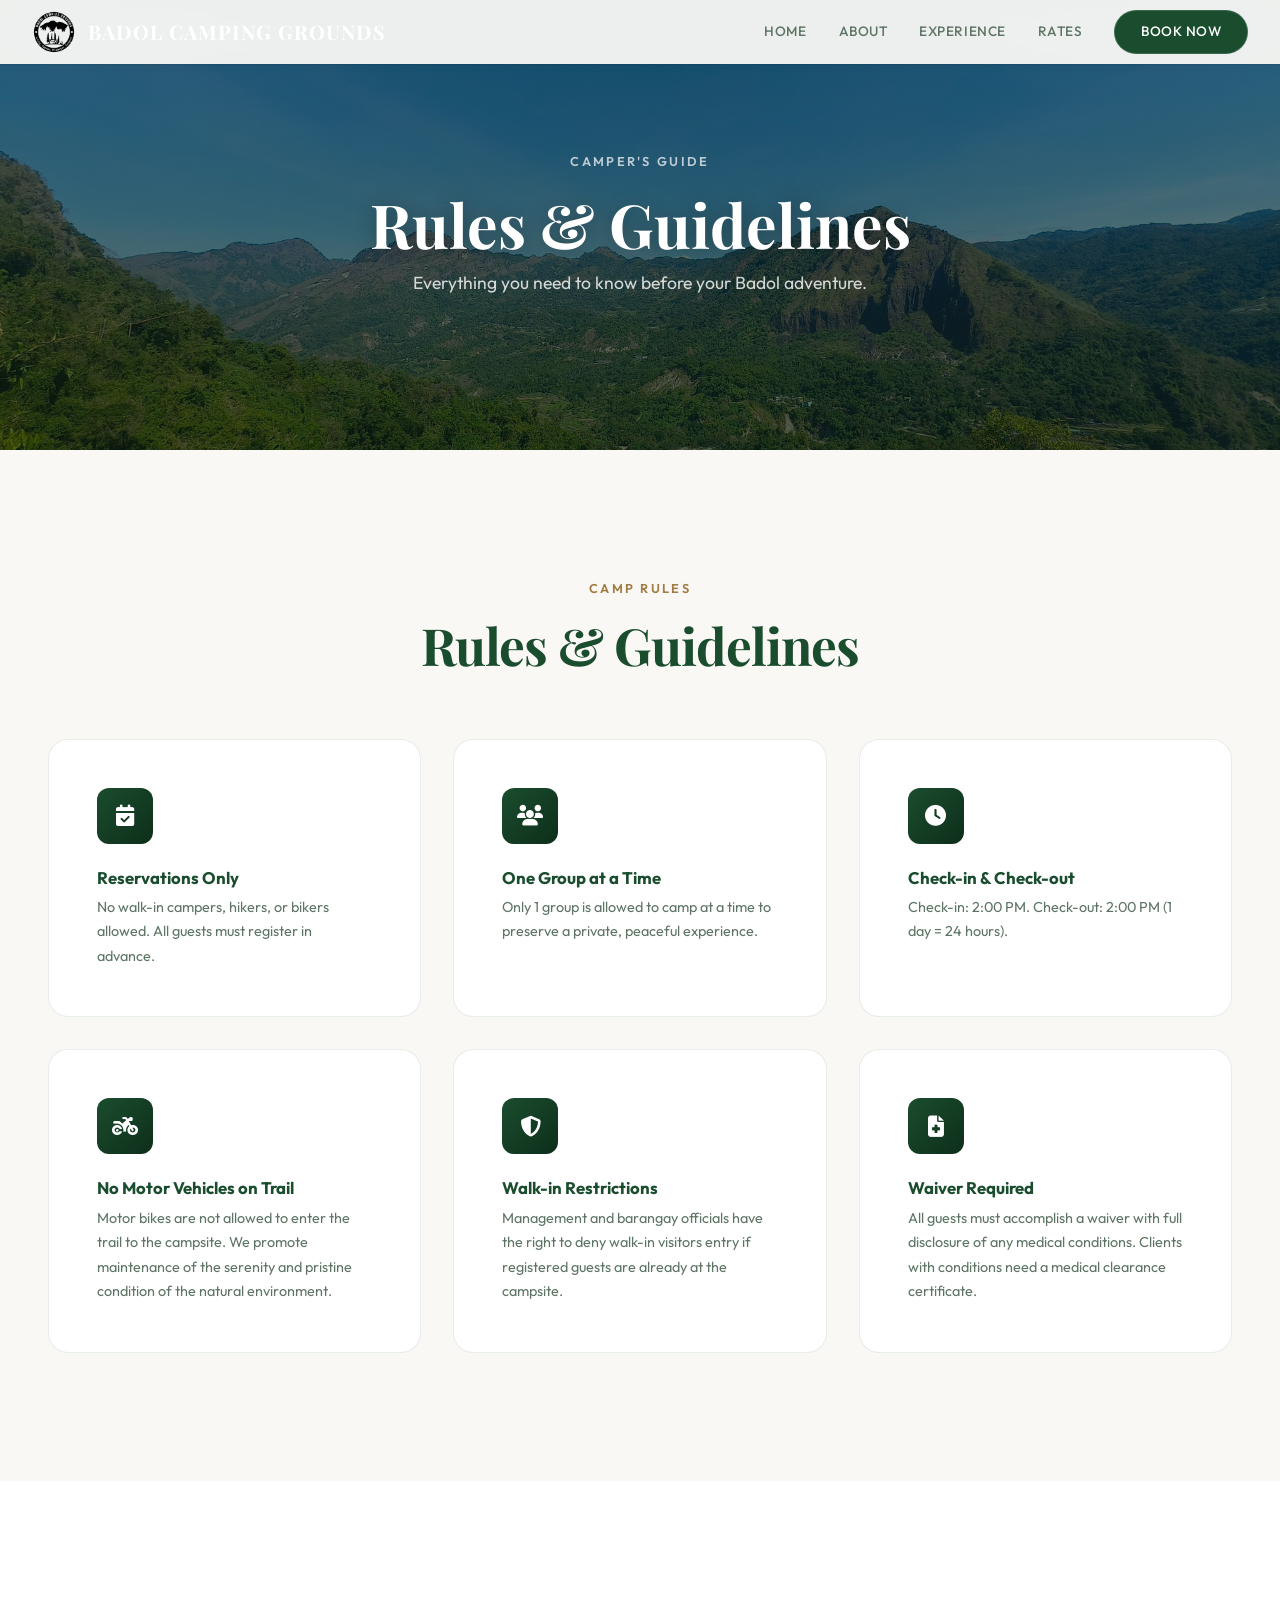
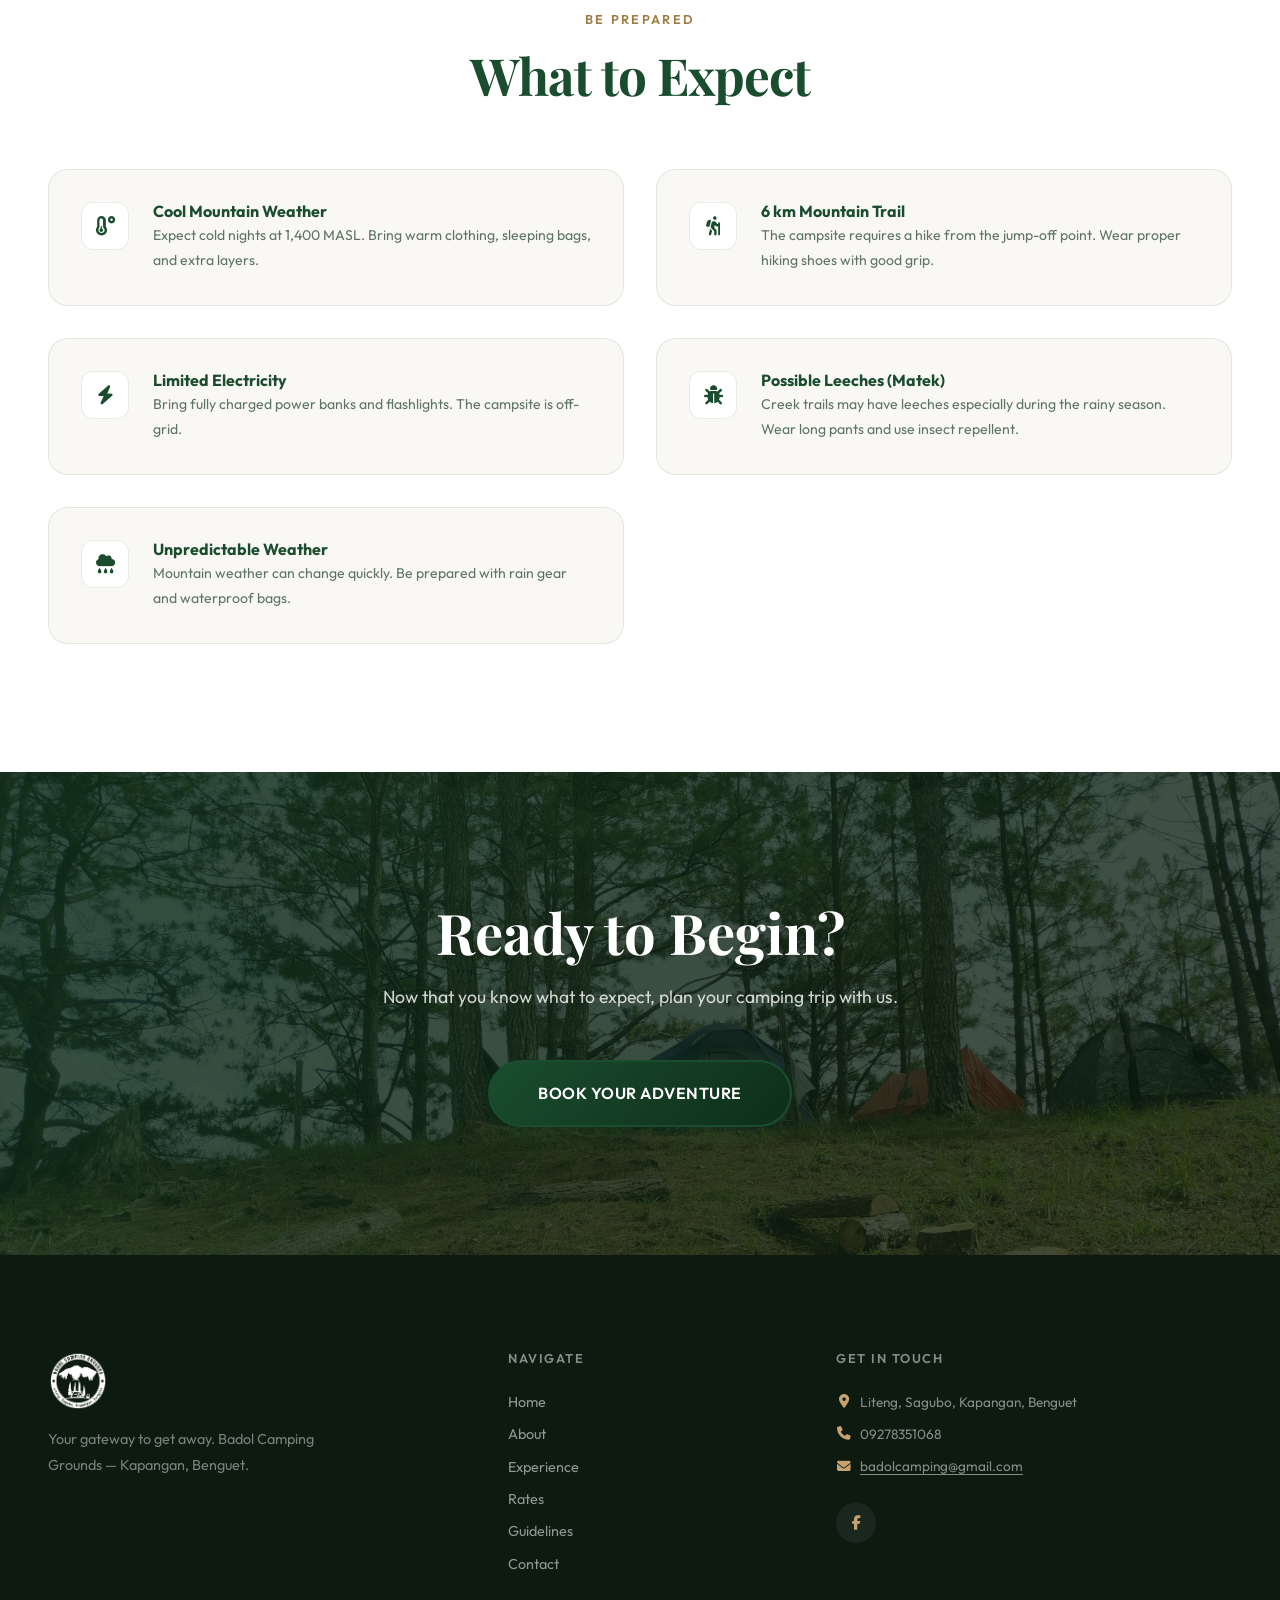
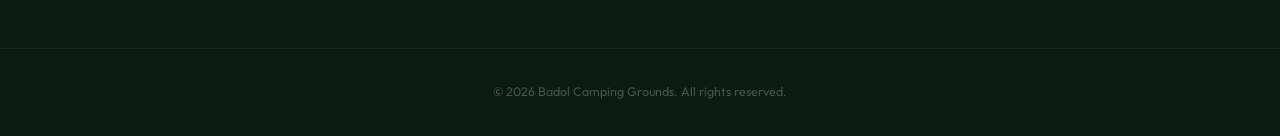
<file: guidelines.html>
<!DOCTYPE html>
<html lang="en">
<head>
    <meta charset="UTF-8">
    <meta name="viewport" content="width=device-width, initial-scale=1.0">
    <title>Guidelines — Badol Camping Grounds | Rules & What to Expect</title>
    <meta name="description" content="Rules, guidelines, and what to expect at Badol Camping Grounds in Kapangan, Benguet.">
    <link rel="icon" type="image/png" href="logotranbg.png">
    <link href="https://fonts.googleapis.com/css2?family=Playfair+Display:ital,wght@0,600;0,700;0,800;1,600;1,700&family=Inter:wght@300;400;500;600;700&family=Outfit:wght@300;400;500;600;700&display=swap" rel="stylesheet">
    <link rel="stylesheet" href="style.css">
    <link rel="stylesheet" href="https://cdnjs.cloudflare.com/ajax/libs/font-awesome/6.5.0/css/all.min.css">
</head>
<body>
    
    <header class="header scrolled-always" id="mainHeader">
        <div class="header-inner">
            <a href="index.html" class="logo" id="siteLogo">
                <img src="logotranbg.png" alt="Badol Camping Grounds Logo" class="logo-img">
                <span class="logo-text">Badol <span class="logo-text-suffix">Camping Grounds</span></span>
            </a>
            <nav class="nav-desktop" id="navDesktop">
                <a href="index.html" class="nav-link">Home</a>
                <a href="about.html" class="nav-link">About</a>
                <a href="experience.html" class="nav-link">Experience</a>
                <a href="rates.html" class="nav-link">Rates</a>
                <a href="contact.html" class="nav-link nav-cta">Book Now</a>
            </nav>
            <button class="hamburger-btn" id="hamburgerBtn" aria-label="Toggle navigation menu">
                <span class="hamburger-line"></span><span class="hamburger-line"></span><span class="hamburger-line"></span>
            </button>
        </div>
    </header>
    <div class="mobile-menu" id="mobileMenu">
        <button class="mobile-close" id="mobileClose" aria-label="Close menu"><span></span><span></span></button>
        <nav class="mobile-nav">
            <a href="index.html" class="mobile-link">Home</a>
            <a href="about.html" class="mobile-link">About</a>
            <a href="experience.html" class="mobile-link">Experience</a>
            <a href="rates.html" class="mobile-link">Rates</a>
            <a href="contact.html" class="mobile-link mobile-cta">Book Now</a>
        </nav>
    </div>

    <main>
        
        <section class="page-hero" style="background-image: url('Pics/618089176_26078038251808457_7497567061012904055_n.jpg');">
            <div class="page-hero-overlay"></div>
            <div class="page-hero-content">
                <span class="section-label center" style="color:rgba(255,255,255,0.7);">Camper's Guide</span>
                <h1>Rules & Guidelines</h1>
                <p>Everything you need to know before your Badol adventure.</p>
            </div>
        </section>

        
        <section class="section" id="rules">
            <div class="container">
                <span class="section-label center">Camp Rules</span>
                <h2 class="section-heading center" data-animate="fadeInUp">Rules & Guidelines</h2>
                <div class="rules-grid">
                    <div class="rule-card" data-animate="fadeInUp">
                        <div class="rule-icon"><i class="fas fa-calendar-check"></i></div>
                        <h3>Reservations Only</h3>
                        <p>No walk-in campers, hikers, or bikers allowed. All guests must register in advance.</p>
                    </div>
                    <div class="rule-card" data-animate="fadeInUp">
                        <div class="rule-icon"><i class="fas fa-users"></i></div>
                        <h3>One Group at a Time</h3>
                        <p>Only 1 group is allowed to camp at a time to preserve a private, peaceful experience.</p>
                    </div>
                    <div class="rule-card" data-animate="fadeInUp">
                        <div class="rule-icon"><i class="fas fa-clock"></i></div>
                        <h3>Check-in & Check-out</h3>
                        <p>Check-in: 2:00 PM. Check-out: 2:00 PM (1 day = 24 hours).</p>
                    </div>
                    <div class="rule-card" data-animate="fadeInUp">
                        <div class="rule-icon"><i class="fas fa-motorcycle"></i></div>
                        <h3>No Motor Vehicles on Trail</h3>
                        <p>Motor bikes are not allowed to enter the trail to the campsite. We promote maintenance of the serenity and pristine condition of the natural environment.</p>
                    </div>
                    <div class="rule-card" data-animate="fadeInUp">
                        <div class="rule-icon"><i class="fas fa-shield-alt"></i></div>
                        <h3>Walk-in Restrictions</h3>
                        <p>Management and barangay officials have the right to deny walk-in visitors entry if registered guests are already at the campsite.</p>
                    </div>
                    <div class="rule-card" data-animate="fadeInUp">
                        <div class="rule-icon"><i class="fas fa-file-medical"></i></div>
                        <h3>Waiver Required</h3>
                        <p>All guests must accomplish a waiver with full disclosure of any medical conditions. Clients with conditions need a medical clearance certificate.</p>
                    </div>
                </div>
            </div>
        </section>

        
        <section class="section" id="expect" style="background:var(--clr-white);">
            <div class="container">
                <span class="section-label center">Be Prepared</span>
                <h2 class="section-heading center" data-animate="fadeInUp">What to Expect</h2>
                <div class="expect-grid">
                    <div class="expect-item" data-animate="fadeInUp">
                        <div class="expect-icon"><i class="fas fa-temperature-low"></i></div>
                        <div>
                            <h3>Cool Mountain Weather</h3>
                            <p>Expect cold nights at 1,400 MASL. Bring warm clothing, sleeping bags, and extra layers.</p>
                        </div>
                    </div>
                    <div class="expect-item" data-animate="fadeInUp">
                        <div class="expect-icon"><i class="fas fa-hiking"></i></div>
                        <div>
                            <h3>6 km Mountain Trail</h3>
                            <p>The campsite requires a hike from the jump-off point. Wear proper hiking shoes with good grip.</p>
                        </div>
                    </div>
                    <div class="expect-item" data-animate="fadeInUp">
                        <div class="expect-icon"><i class="fas fa-bolt"></i></div>
                        <div>
                            <h3>Limited Electricity</h3>
                            <p>Bring fully charged power banks and flashlights. The campsite is off-grid.</p>
                        </div>
                    </div>
                    <div class="expect-item" data-animate="fadeInUp">
                        <div class="expect-icon"><i class="fas fa-bug"></i></div>
                        <div>
                            <h3>Possible Leeches (Matek)</h3>
                            <p>Creek trails may have leeches especially during the rainy season. Wear long pants and use insect repellent.</p>
                        </div>
                    </div>
                    <div class="expect-item" data-animate="fadeInUp">
                        <div class="expect-icon"><i class="fas fa-cloud-rain"></i></div>
                        <div>
                            <h3>Unpredictable Weather</h3>
                            <p>Mountain weather can change quickly. Be prepared with rain gear and waterproof bags.</p>
                        </div>
                    </div>
                    <div class="expect-item" data-animate="fadeInUp">
                        <div class="expect-icon"><i class="fas fa-signal"></i></div>
                        <div>
                            <h3>Limited Signal</h3>
                            <p>Mobile signal may be weak in the area. Enjoy the digital detox! Inform loved ones of your trip beforehand.</p>
                        </div>
                    </div>
                </div>
            </div>
        </section>

        
        <section class="section cta">
            <div class="cta-bg"><img src="Pics/472366972_631553649216819_4979253787001771004_n.jpg" alt="Campfire" loading="lazy"></div>
            <div class="cta-overlay"></div>
            <div class="container cta-content" data-animate="fadeInUp">
                <h2>Ready to Begin?</h2>
                <p>Now that you know what to expect, plan your camping trip with us.</p>
                <a href="contact.html" class="btn btn-primary btn-lg">Book Your Adventure</a>
            </div>
        </section>
    </main>

    <footer class="footer">
        <div class="container footer-inner">
            <div class="footer-brand">
                <img src="logotranbg.png" alt="Badol Camping Grounds" class="footer-logo">
                <p>Your gateway to get away. Badol Camping Grounds — Kapangan, Benguet.</p>
            </div>
            <div class="footer-links">
                <h4>Navigate</h4>
                <a href="index.html">Home</a><a href="about.html">About</a><a href="experience.html">Experience</a>
                <a href="rates.html">Rates</a><a href="guidelines.html">Guidelines</a><a href="contact.html">Contact</a>
            </div>
            <div class="footer-contact">
                <h4>Get in Touch</h4>
                <p><i class="fas fa-map-marker-alt"></i> Liteng, Sagubo, Kapangan, Benguet</p>
                <p><i class="fas fa-phone"></i> 09278351068</p>
                <p><i class="fas fa-envelope"></i> <a href="https://mail.google.com/mail/?view=cm&fs=1&to=badolcamping@gmail.com" target="_blank" style="text-decoration: underline; text-underline-offset: 3px;">badolcamping@gmail.com</a></p>
                <div class="footer-socials">
                    <a href="https://www.facebook.com/BadolCamping" target="_blank" aria-label="Facebook"><i class="fab fa-facebook-f"></i></a>
                </div>
            </div>
        </div>
        <div class="footer-bottom"><p>&copy; 2026 Badol Camping Grounds. All rights reserved.</p></div>
    </footer>
    <script src="script.js"></script>
</body>
</html>
</file>
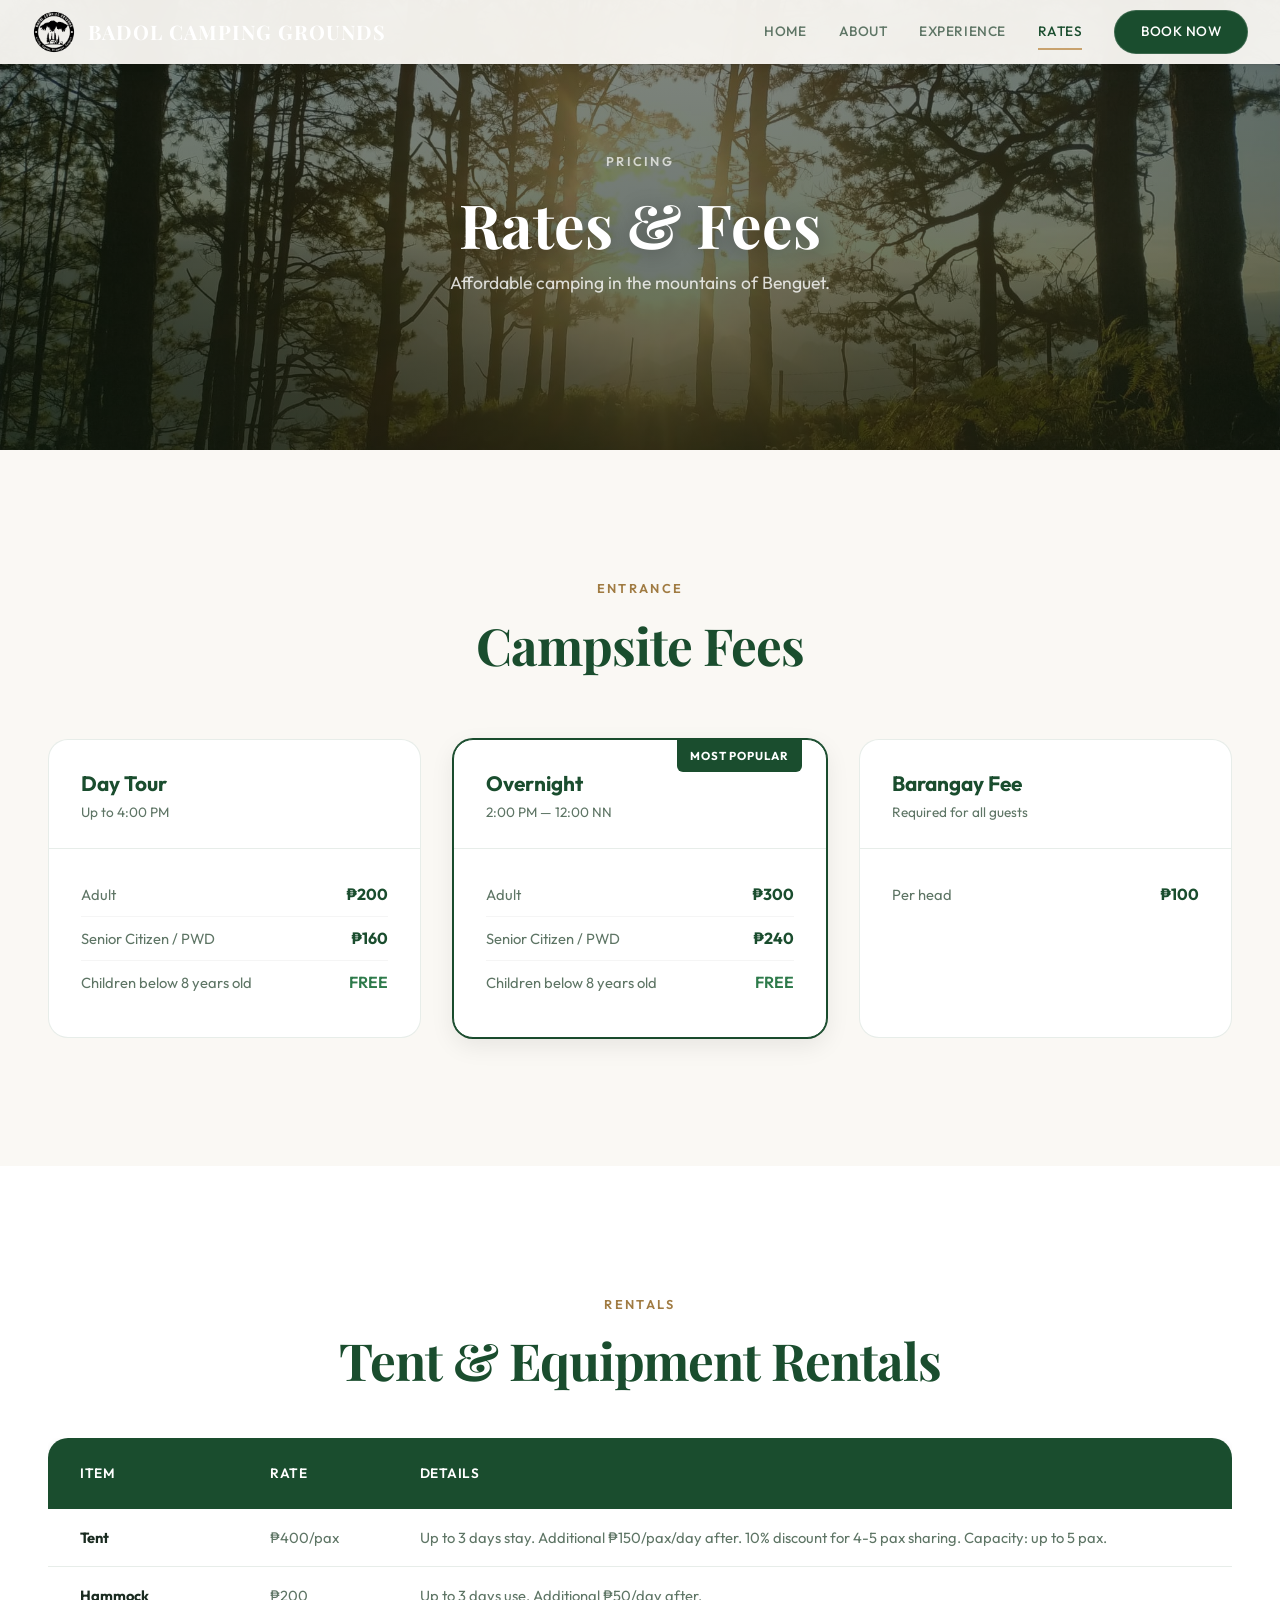
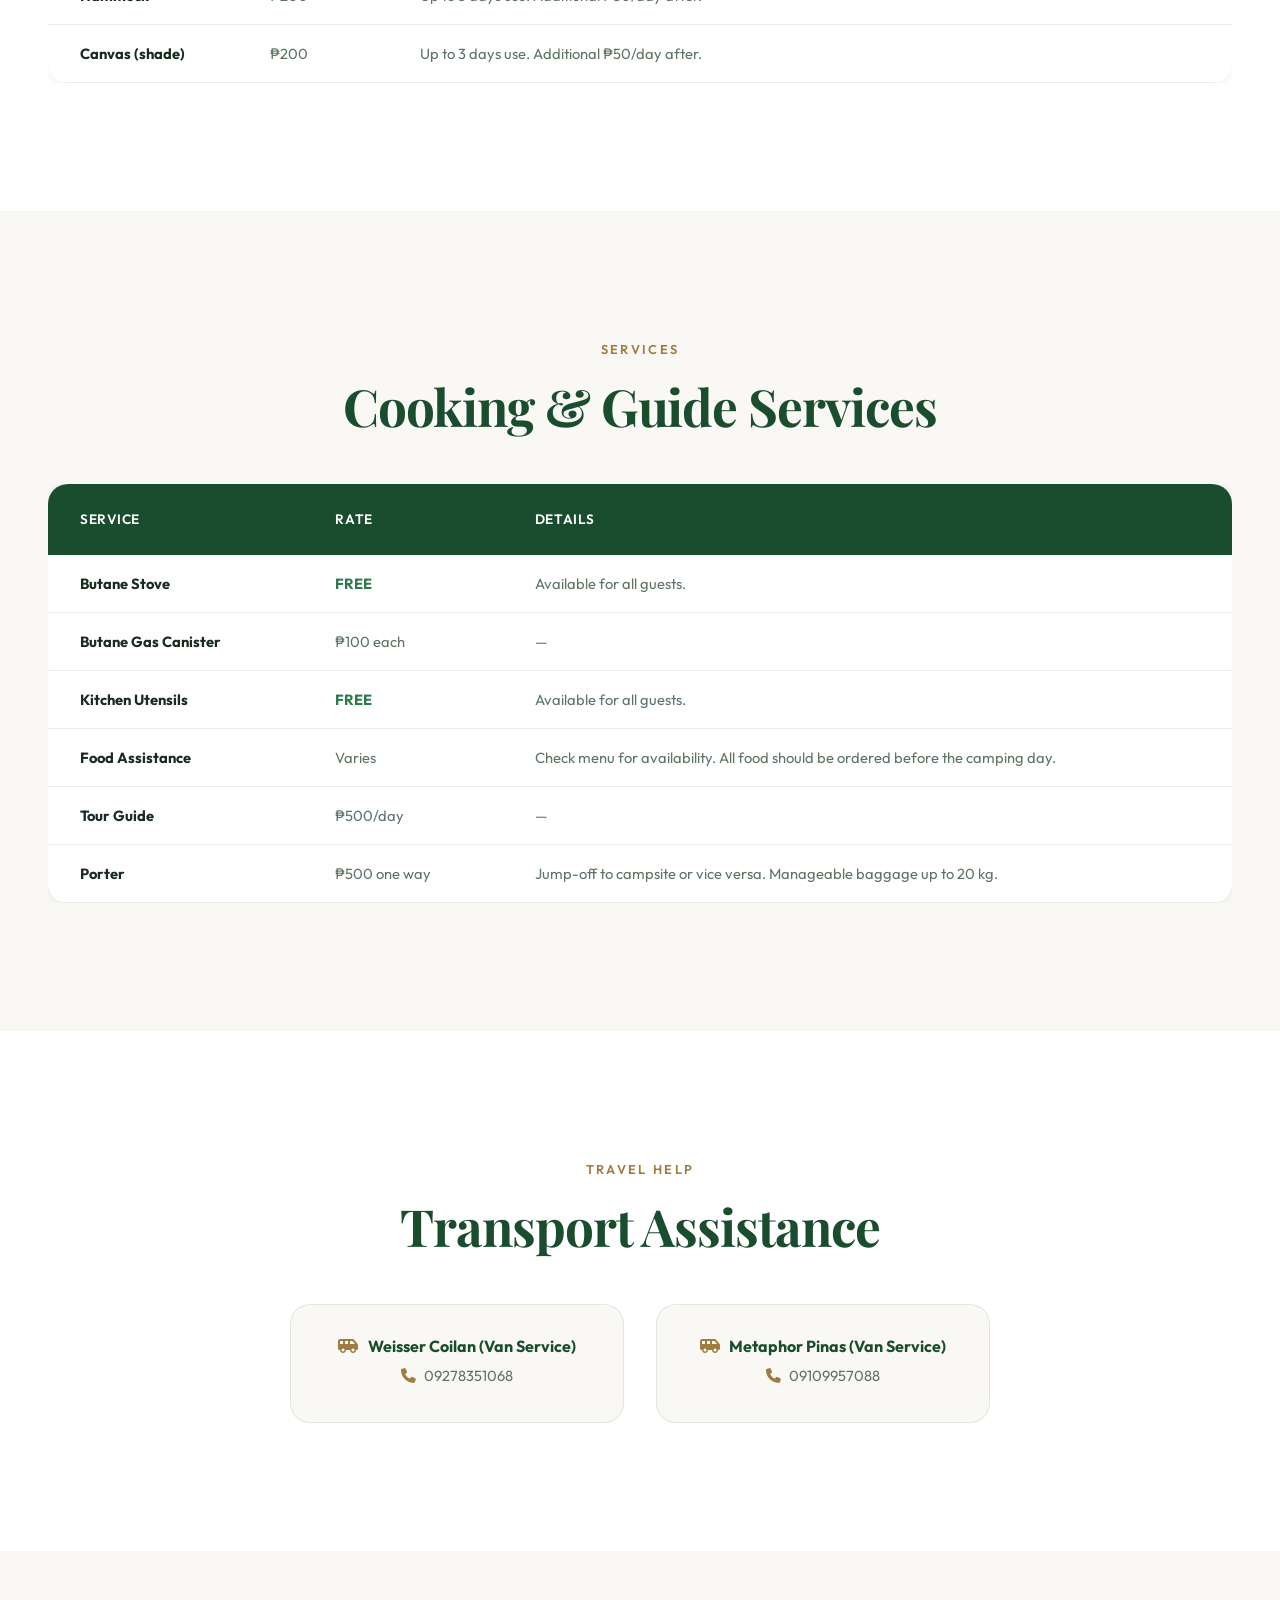
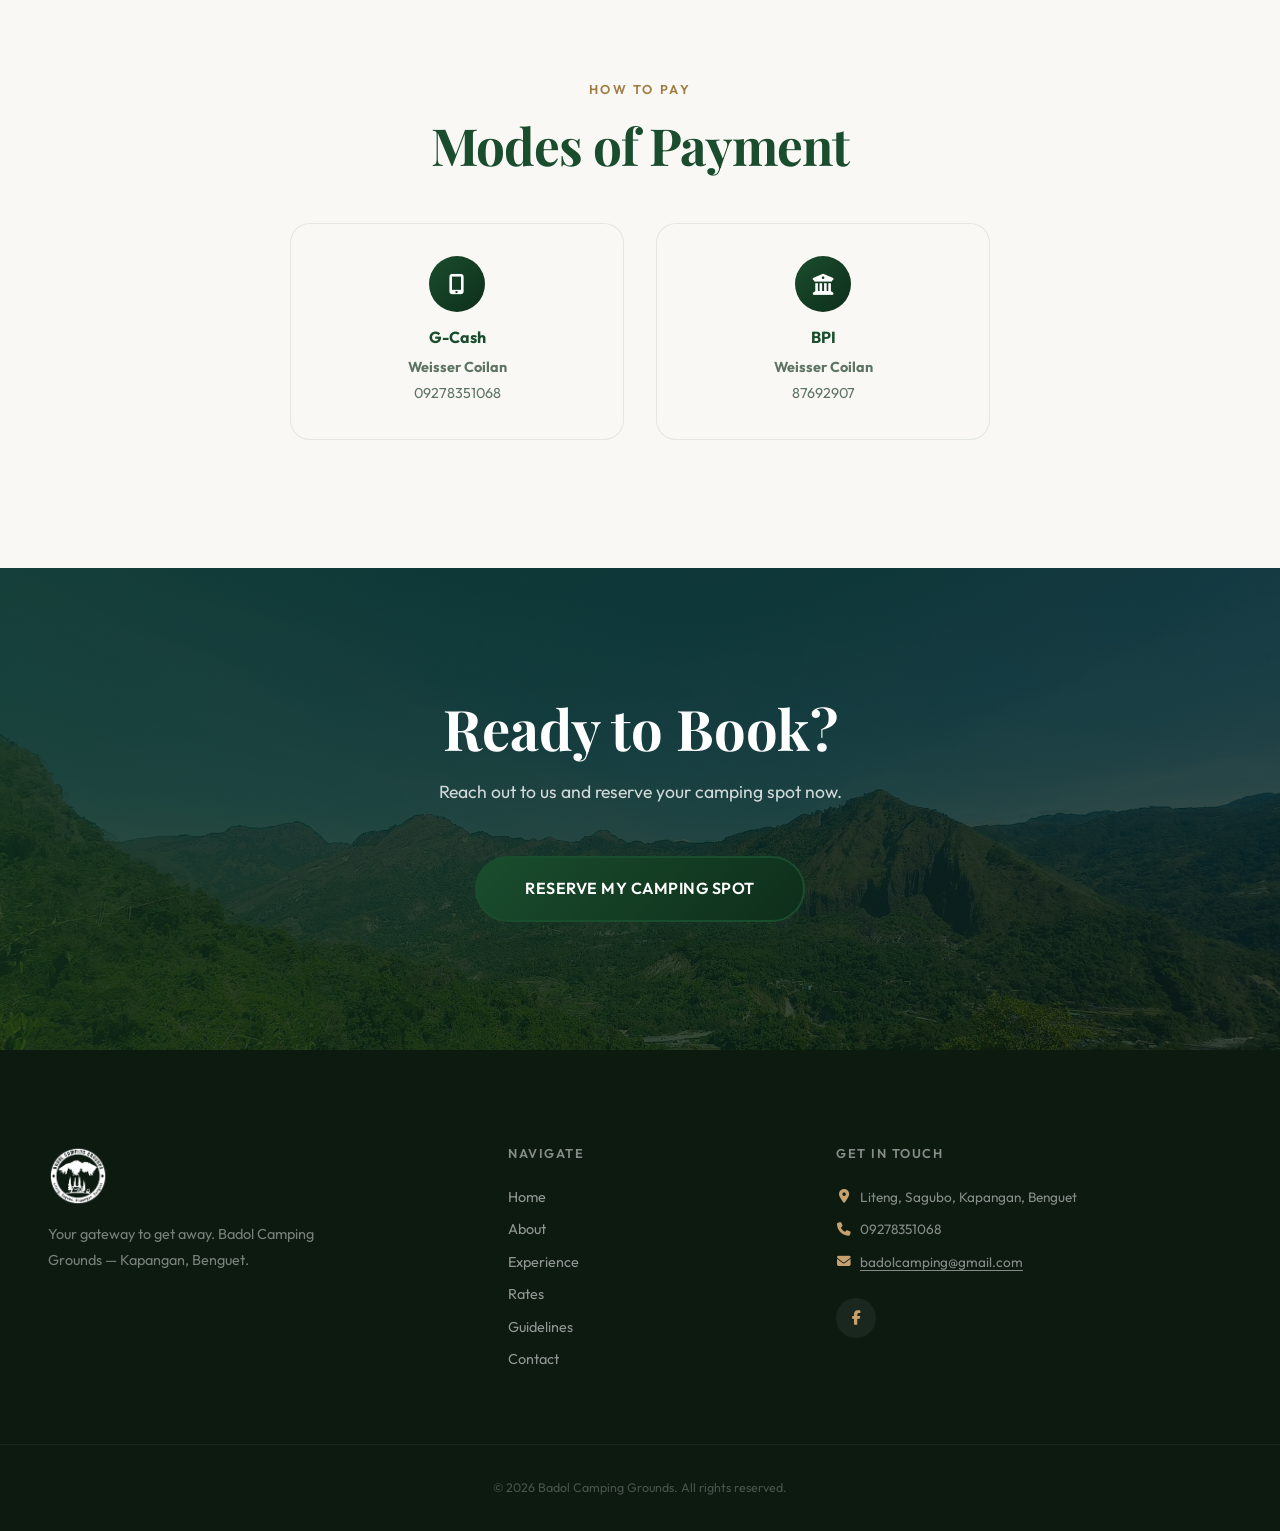
<file: rates.html>
<!DOCTYPE html>
<html lang="en">
<head>
    <meta charset="UTF-8">
    <meta name="viewport" content="width=device-width, initial-scale=1.0">
    <title>Rates — Badol Camping Grounds | Pricing & Fees</title>
    <meta name="description" content="View rates for Badol Camping Grounds — campsite fees, tent rentals, tour guide, porter, food assistance, and payment info.">
    <link rel="icon" type="image/png" href="logotranbg.png">
    <link href="https://fonts.googleapis.com/css2?family=Playfair+Display:ital,wght@0,600;0,700;0,800;1,600;1,700&family=Inter:wght@300;400;500;600;700&family=Outfit:wght@300;400;500;600;700&display=swap" rel="stylesheet">
    <link rel="stylesheet" href="style.css">
    <link rel="stylesheet" href="https://cdnjs.cloudflare.com/ajax/libs/font-awesome/6.5.0/css/all.min.css">
</head>
<body>
    
    <header class="header scrolled-always" id="mainHeader">
        <div class="header-inner">
            <a href="index.html" class="logo" id="siteLogo">
                <img src="logotranbg.png" alt="Badol Camping Grounds Logo" class="logo-img">
                <span class="logo-text">Badol <span class="logo-text-suffix">Camping Grounds</span></span>
            </a>
            <nav class="nav-desktop" id="navDesktop">
                <a href="index.html" class="nav-link">Home</a>
                <a href="about.html" class="nav-link">About</a>
                <a href="experience.html" class="nav-link">Experience</a>
                <a href="rates.html" class="nav-link active">Rates</a>
                <a href="contact.html" class="nav-link nav-cta">Book Now</a>
            </nav>
            <button class="hamburger-btn" id="hamburgerBtn" aria-label="Toggle navigation menu">
                <span class="hamburger-line"></span><span class="hamburger-line"></span><span class="hamburger-line"></span>
            </button>
        </div>
    </header>
    <div class="mobile-menu" id="mobileMenu">
        <button class="mobile-close" id="mobileClose" aria-label="Close menu"><span></span><span></span></button>
        <nav class="mobile-nav">
            <a href="index.html" class="mobile-link">Home</a>
            <a href="about.html" class="mobile-link">About</a>
            <a href="experience.html" class="mobile-link">Experience</a>
            <a href="rates.html" class="mobile-link active">Rates</a>
            <a href="contact.html" class="mobile-link mobile-cta">Book Now</a>
        </nav>
    </div>

    <main>
        
        <section class="page-hero" style="background-image: url('Pics/470236878_616224150749769_1136020287192556613_n.jpg');">
            <div class="page-hero-overlay"></div>
            <div class="page-hero-content">
                <span class="section-label center" style="color:rgba(255,255,255,0.7);">Pricing</span>
                <h1>Rates & Fees</h1>
                <p>Affordable camping in the mountains of Benguet.</p>
            </div>
        </section>

        
        <section class="section" id="campsite-fees">
            <div class="container">
                <span class="section-label center">Entrance</span>
                <h2 class="section-heading center" data-animate="fadeInUp">Campsite Fees</h2>
                <div class="rates-cards">
                    <div class="rate-card" data-animate="fadeInUp">
                        <div class="rate-header">
                            <h3>Day Tour</h3>
                            <p class="rate-hours">Up to 4:00 PM</p>
                        </div>
                        <div class="rate-body">
                            <div class="rate-row"><span>Adult</span><span class="rate-price">₱200</span></div>
                            <div class="rate-row"><span>Senior Citizen / PWD</span><span class="rate-price">₱160</span></div>
                            <div class="rate-row"><span>Children below 8 years old</span><span class="rate-price free">FREE</span></div>
                        </div>
                    </div>
                    <div class="rate-card featured" data-animate="fadeInUp">
                        <div class="rate-badge">Most Popular</div>
                        <div class="rate-header">
                            <h3>Overnight</h3>
                            <p class="rate-hours">2:00 PM — 12:00 NN</p>
                        </div>
                        <div class="rate-body">
                            <div class="rate-row"><span>Adult</span><span class="rate-price">₱300</span></div>
                            <div class="rate-row"><span>Senior Citizen / PWD</span><span class="rate-price">₱240</span></div>
                            <div class="rate-row"><span>Children below 8 years old</span><span class="rate-price free">FREE</span></div>
                        </div>
                    </div>
                    <div class="rate-card" data-animate="fadeInUp">
                        <div class="rate-header">
                            <h3>Barangay Fee</h3>
                            <p class="rate-hours">Required for all guests</p>
                        </div>
                        <div class="rate-body">
                            <div class="rate-row"><span>Per head</span><span class="rate-price">₱100</span></div>
                        </div>
                    </div>
                </div>
            </div>
        </section>

        
        <section class="section" id="rentals" style="background:var(--clr-white);">
            <div class="container">
                <span class="section-label center">Rentals</span>
                <h2 class="section-heading center" data-animate="fadeInUp">Tent & Equipment Rentals</h2>
                <div class="rates-table-wrap" data-animate="fadeInUp">
                    <table class="rates-table">
                        <thead>
                            <tr>
                                <th>Item</th>
                                <th>Rate</th>
                                <th>Details</th>
                            </tr>
                        </thead>
                        <tbody>
                            <tr>
                                <td><strong>Tent</strong></td>
                                <td>₱400/pax</td>
                                <td>Up to 3 days stay. Additional ₱150/pax/day after. 10% discount for 4-5 pax sharing. Capacity: up to 5 pax.</td>
                            </tr>
                            <tr>
                                <td><strong>Hammock</strong></td>
                                <td>₱200</td>
                                <td>Up to 3 days use. Additional ₱50/day after.</td>
                            </tr>
                            <tr>
                                <td><strong>Canvas (shade)</strong></td>
                                <td>₱200</td>
                                <td>Up to 3 days use. Additional ₱50/day after.</td>
                            </tr>
                        </tbody>
                    </table>
                </div>
            </div>
        </section>

        
        <section class="section" id="services">
            <div class="container">
                <span class="section-label center">Services</span>
                <h2 class="section-heading center" data-animate="fadeInUp">Cooking & Guide Services</h2>
                <div class="rates-table-wrap" data-animate="fadeInUp">
                    <table class="rates-table">
                        <thead>
                            <tr>
                                <th>Service</th>
                                <th>Rate</th>
                                <th>Details</th>
                            </tr>
                        </thead>
                        <tbody>
                            <tr>
                                <td><strong>Butane Stove</strong></td>
                                <td class="free-cell">FREE</td>
                                <td>Available for all guests.</td>
                            </tr>
                            <tr>
                                <td><strong>Butane Gas Canister</strong></td>
                                <td>₱100 each</td>
                                <td>—</td>
                            </tr>
                            <tr>
                                <td><strong>Kitchen Utensils</strong></td>
                                <td class="free-cell">FREE</td>
                                <td>Available for all guests.</td>
                            </tr>
                            <tr>
                                <td><strong>Food Assistance</strong></td>
                                <td>Varies</td>
                                <td>Check menu for availability. All food should be ordered before the camping day.</td>
                            </tr>
                            <tr>
                                <td><strong>Tour Guide</strong></td>
                                <td>₱500/day</td>
                                <td>—</td>
                            </tr>
                            <tr>
                                <td><strong>Porter</strong></td>
                                <td>₱500 one way</td>
                                <td>Jump-off to campsite or vice versa. Manageable baggage up to 20 kg.</td>
                            </tr>
                        </tbody>
                    </table>
                </div>
            </div>
        </section>

        
        <section class="section" id="transport" style="background:var(--clr-white);">
            <div class="container">
                <span class="section-label center">Travel Help</span>
                <h2 class="section-heading center" data-animate="fadeInUp">Transport Assistance</h2>
                <div class="transport-cards" data-animate="fadeInUp">
                    <div class="transport-card">
                        <h3><i class="fas fa-shuttle-van"></i> Weisser Coilan (Van Service)</h3>
                        <p class="transport-phone"><i class="fas fa-phone"></i> 09278351068</p>
                    </div>
                    <div class="transport-card">
                        <h3><i class="fas fa-shuttle-van"></i> Metaphor Pinas (Van Service)</h3>
                        <p class="transport-phone"><i class="fas fa-phone"></i> 09109957088</p>
                    </div>
                </div>
            </div>
        </section>

        
        <section class="section" id="payment">
            <div class="container">
                <span class="section-label center">How to Pay</span>
                <h2 class="section-heading center" data-animate="fadeInUp">Modes of Payment</h2>
                <div class="payment-cards" data-animate="fadeInUp">
                    <div class="payment-card">
                        <div class="payment-icon"><i class="fas fa-mobile-alt"></i></div>
                        <h3>G-Cash</h3>
                        <p><strong>Weisser Coilan</strong></p>
                        <p>09278351068</p>
                    </div>
                    <div class="payment-card">
                        <div class="payment-icon"><i class="fas fa-university"></i></div>
                        <h3>BPI</h3>
                        <p><strong>Weisser Coilan</strong></p>
                        <p>87692907</p>
                    </div>
                </div>
            </div>
        </section>

        
        <section class="section cta">
            <div class="cta-bg"><img src="Pics/618089176_26078038251808457_7497567061012904055_n.jpg" alt="Camping sunset" loading="lazy"></div>
            <div class="cta-overlay"></div>
            <div class="container cta-content" data-animate="fadeInUp">
                <h2>Ready to Book?</h2>
                <p>Reach out to us and reserve your camping spot now.</p>
                <a href="contact.html" class="btn btn-primary btn-lg">Reserve My Camping Spot</a>
            </div>
        </section>
    </main>

    <footer class="footer">
        <div class="container footer-inner">
            <div class="footer-brand">
                <img src="logotranbg.png" alt="Badol Camping Grounds" class="footer-logo">
                <p>Your gateway to get away. Badol Camping Grounds — Kapangan, Benguet.</p>
            </div>
            <div class="footer-links">
                <h4>Navigate</h4>
                <a href="index.html">Home</a><a href="about.html">About</a><a href="experience.html">Experience</a>
                <a href="rates.html">Rates</a><a href="guidelines.html">Guidelines</a><a href="contact.html">Contact</a>
            </div>
            <div class="footer-contact">
                <h4>Get in Touch</h4>
                <p><i class="fas fa-map-marker-alt"></i> Liteng, Sagubo, Kapangan, Benguet</p>
                <p><i class="fas fa-phone"></i> 09278351068</p>
                <p><i class="fas fa-envelope"></i> <a href="https://mail.google.com/mail/?view=cm&fs=1&to=badolcamping@gmail.com" target="_blank" style="text-decoration: underline; text-underline-offset: 3px;">badolcamping@gmail.com</a></p>
                <div class="footer-socials">
                    <a href="https://www.facebook.com/BadolCamping" target="_blank" aria-label="Facebook"><i class="fab fa-facebook-f"></i></a>
                </div>
            </div>
        </div>
        <div class="footer-bottom"><p>&copy; 2026 Badol Camping Grounds. All rights reserved.</p></div>
    </footer>
    <script src="script.js"></script>
</body>
</html>
</file>
<file: style.css>
:root {
    --clr-forest: #1a4d2e;
    --clr-forest-deep: #0e2e1a;
    --clr-forest-light: #2d7a4a;
    --clr-earth: #c8a26e;
    --clr-earth-light: #e4cfa3;
    --clr-earth-dark: #a07b42;
    --clr-sunset: #e07a42;
    --clr-cream: #faf8f4;
    --clr-white: #ffffff;
    --clr-dark: #0c1a10;
    --clr-text: #1a2b20;
    --clr-text-muted: #5e7565;
    --clr-border: rgba(26, 77, 46, 0.10);
    --clr-overlay: rgba(8, 22, 12, 0.55);

    --ff-display: 'Playfair Display', Georgia, serif;
    --ff-body: 'Outfit', 'Inter', -apple-system, sans-serif;

    
    --sp-xs: 0.25rem;
    --sp-sm: 0.5rem;
    --sp-md: 1rem;
    --sp-lg: 1.5rem;
    --sp-xl: 2rem;
    --sp-2xl: 3rem;
    --sp-3xl: 4rem;
    --sp-4xl: 6rem;
    --sp-5xl: 8rem;

    
    --container-max: 1280px;
    --header-h: 90px;
    --header-h-scrolled: 64px;

    
    --r-sm: 6px;
    --r-md: 12px;
    --r-lg: 20px;
    --r-xl: 28px;
    --r-full: 9999px;

    
    --shadow-sm: 0 2px 8px rgba(0, 0, 0, 0.06);
    --shadow-md: 0 8px 24px rgba(0, 0, 0, 0.08);
    --shadow-lg: 0 16px 48px rgba(0, 0, 0, 0.12);
    --shadow-glow: 0 0 40px rgba(26, 77, 46, 0.15);

    
    --ease-out: cubic-bezier(0.16, 1, 0.3, 1);
    --ease-in-out: cubic-bezier(0.65, 0, 0.35, 1);
    --t-fast: 0.2s;
    --t-base: 0.35s;
    --t-slow: 0.6s;
    --t-slower: 0.9s;

    
    --z-base: 1;
    --z-header: 100;
    --z-overlay: 200;
    --z-menu: 250;
    --z-top: 999;
}



*,
*::before,
*::after {
    margin: 0;
    padding: 0;
    box-sizing: border-box;
}

html {
    scroll-behavior: smooth;
    -webkit-font-smoothing: antialiased;
    -moz-osx-font-smoothing: grayscale;
    font-size: 16px;
}

body {
    font-family: var(--ff-body);
    font-weight: 400;
    line-height: 1.7;
    color: var(--clr-text);
    background-color: var(--clr-cream);
    overflow-x: hidden;
}

img {
    max-width: 100%;
    height: auto;
    display: block;
}

a {
    color: inherit;
    text-decoration: none;
}

button {
    border: none;
    background: none;
    cursor: pointer;
    font-family: inherit;
}

ul,
ol {
    list-style: none;
}



h1,
h2,
h3,
h4,
h5,
h6 {
    font-family: var(--ff-display);
    font-weight: 700;
    line-height: 1.15;
    color: var(--clr-text);
}

p {
    color: var(--clr-text-muted);
    line-height: 1.8;
}



.container {
    max-width: var(--container-max);
    margin: 0 auto;
    padding: 0 var(--sp-2xl);
    width: 100%;
}

.section {
    padding: var(--sp-5xl) 0;
    position: relative;
}

.section-label {
    display: inline-block;
    font-family: var(--ff-body);
    font-size: 0.8rem;
    font-weight: 600;
    letter-spacing: 0.18em;
    text-transform: uppercase;
    color: var(--clr-earth-dark);
    margin-bottom: var(--sp-md);
    position: relative;
    padding-left: 2.5rem;
}

.section-label::before {
    content: '';
    position: absolute;
    left: 0;
    top: 50%;
    width: 2rem;
    height: 2px;
    background: var(--clr-earth);
    transform: translateY(-50%);
}

.section-label.center {
    display: block;
    text-align: center;
    padding-left: 0;
}

.section-label.center::before {
    display: none;
}

.section-heading {
    font-size: clamp(2rem, 4.5vw, 3.2rem);
    color: var(--clr-forest);
    margin-bottom: var(--sp-xl);
    letter-spacing: -0.02em;
}

.section-heading.center {
    text-align: center;
}



.header {
    position: fixed;
    top: 0;
    left: 0;
    width: 100%;
    height: var(--header-h);
    display: flex;
    align-items: center;
    z-index: var(--z-header);
    transition: all var(--t-base) var(--ease-out);
}

.header::before {
    content: '';
    position: absolute;
    inset: 0;
    background: transparent;
    backdrop-filter: blur(0px);
    -webkit-backdrop-filter: blur(0px);
    transition: all var(--t-base) var(--ease-out);
    z-index: -1;
}

.header.scrolled {
    height: var(--header-h-scrolled);
}

.header.scrolled::before {
    background: rgba(250, 248, 244, 0.88);
    backdrop-filter: blur(20px) saturate(1.8);
    -webkit-backdrop-filter: blur(20px) saturate(1.8);
    box-shadow: 0 1px 0 rgba(0, 0, 0, 0.05), var(--shadow-sm);
}

.header-inner {
    width: 100%;
    padding: 0 2rem;
    display: flex;
    justify-content: space-between;
    align-items: center;
}


.logo {
    display: flex;
    align-items: center;
    z-index: var(--z-top);
    transition: transform var(--t-base) var(--ease-out);
}

.logo:hover {
    transform: scale(1.05);
}

.logo-img {
    height: 56px;
    width: auto;
    filter: brightness(0) invert(1);
    transition: all var(--t-base) var(--ease-out);
}

.logo-text {
    font-family: var(--ff-display);
    font-weight: 700;
    font-size: 1.25rem;
    color: var(--clr-white);
    margin-left: 0.75rem;
    transition: all var(--t-base) var(--ease-out);
    text-transform: uppercase;
    letter-spacing: 0.05em;
    white-space: nowrap;
}

.header.scrolled .logo-img {
    height: 44px;
    filter: none;
}

.header.scrolled .logo-text {
    color: var(--clr-forest);
    font-size: 1.1rem;
}


.nav-desktop {
    display: flex;
    align-items: center;
    gap: var(--sp-xl);
}

.nav-link {
    font-family: var(--ff-body);
    font-size: 0.85rem;
    font-weight: 500;
    letter-spacing: 0.04em;
    text-transform: uppercase;
    color: rgba(255, 255, 255, 0.85);
    padding: 0.5rem 0;
    position: relative;
    transition: color var(--t-fast) var(--ease-out);
}

.nav-link::after {
    content: '';
    position: absolute;
    bottom: 2px;
    left: 0;
    width: 0;
    height: 2px;
    background: var(--clr-earth);
    transition: width var(--t-base) var(--ease-out);
}

.nav-link:hover,
.nav-link.active {
    color: var(--clr-white);
}

.nav-link:hover::after,
.nav-link.active::after {
    width: 100%;
}

.nav-cta {
    background: var(--clr-forest);
    color: var(--clr-white) !important;
    padding: 0.6rem 1.6rem !important;
    border-radius: var(--r-full);
    border: 1px solid rgba(255, 255, 255, 0.15);
    transition: all var(--t-base) var(--ease-out);
}

.nav-cta::after {
    display: none !important;
}

.nav-cta:hover {
    background: var(--clr-forest-light);
    transform: translateY(-2px);
    box-shadow: 0 4px 16px rgba(26, 77, 46, 0.3);
}


.header.scrolled .nav-link {
    color: var(--clr-text-muted);
}

.header.scrolled .nav-link:hover,
.header.scrolled .nav-link.active {
    color: var(--clr-forest);
}

.header.scrolled .nav-cta {
    color: var(--clr-white) !important;
}



.hamburger-btn {
    display: none;
    flex-direction: column;
    justify-content: center;
    gap: 6px;
    width: 44px;
    height: 44px;
    z-index: var(--z-top);
    padding: 10px;
}

.hamburger-line {
    display: block;
    width: 100%;
    height: 2px;
    background: var(--clr-white);
    border-radius: 2px;
    transition: all var(--t-base) var(--ease-out);
    transform-origin: center;
}

.header.scrolled .hamburger-line {
    background: var(--clr-forest);
}


.hamburger-btn.open .hamburger-line:nth-child(1) {
    transform: translateY(8px) rotate(45deg);
}

.hamburger-btn.open .hamburger-line:nth-child(2) {
    opacity: 0;
    transform: scaleX(0);
}

.hamburger-btn.open .hamburger-line:nth-child(3) {
    transform: translateY(-8px) rotate(-45deg);
}

.hamburger-btn.open .hamburger-line {
    background: var(--clr-white) !important;
}



.mobile-menu {
    position: fixed;
    inset: 0;
    background: var(--clr-forest-deep);
    z-index: var(--z-menu);
    display: flex;
    align-items: center;
    justify-content: center;
    opacity: 0;
    visibility: hidden;
    transition: all var(--t-slow) var(--ease-out);
}

.mobile-menu.open {
    opacity: 1;
    visibility: visible;
}

.mobile-nav {
    display: flex;
    flex-direction: column;
    align-items: center;
    gap: var(--sp-lg);
}

.mobile-link {
    font-family: var(--ff-display);
    font-size: clamp(1.8rem, 5vw, 2.8rem);
    font-weight: 700;
    color: rgba(255, 255, 255, 0.75);
    padding: 0.3rem 0;
    position: relative;
    transform: translateY(30px);
    opacity: 0;
    transition: all var(--t-base) var(--ease-out);
}

.mobile-menu.open .mobile-link {
    transform: translateY(0);
    opacity: 1;
}



.mobile-link:hover,
.mobile-link.active {
    color: var(--clr-white);
}

.mobile-cta {
    margin-top: var(--sp-md);
    font-family: var(--ff-body);
    font-size: 1rem !important;
    font-weight: 600;
    letter-spacing: 0.08em;
    text-transform: uppercase;
    padding: 1rem 3rem !important;
    background: var(--clr-earth);
    color: var(--clr-dark) !important;
    border-radius: var(--r-full);
}


.mobile-close {
    position: absolute;
    top: 1.8rem;
    right: 2rem;
    width: 48px;
    height: 48px;
    cursor: pointer;
    z-index: 10;
    background: none;
    border: none;
    display: flex;
    align-items: center;
    justify-content: center;
}

.mobile-close span {
    position: absolute;
    width: 28px;
    height: 2.5px;
    background: rgba(255, 255, 255, 0.85);
    border-radius: 2px;
    transition: background var(--t-fast);
}

.mobile-close span:first-child {
    transform: rotate(45deg);
}

.mobile-close span:last-child {
    transform: rotate(-45deg);
}

.mobile-close:hover span {
    background: var(--clr-earth);
}



.btn {
    display: inline-flex;
    align-items: center;
    justify-content: center;
    gap: 0.5rem;
    padding: 0.85rem 2.2rem;
    border-radius: var(--r-full);
    font-family: var(--ff-body);
    font-weight: 600;
    font-size: 0.9rem;
    letter-spacing: 0.03em;
    text-transform: uppercase;
    cursor: pointer;
    transition: all var(--t-base) var(--ease-out);
    position: relative;
    overflow: hidden;
    border: 2px solid transparent;
    white-space: nowrap;
}

.btn-primary {
    background: linear-gradient(135deg, var(--clr-forest) 0%, var(--clr-forest-deep) 100%);
    color: var(--clr-white);
    border-color: var(--clr-forest);
    box-shadow: 0 4px 20px rgba(26, 77, 46, 0.25);
}

.btn-primary:hover {
    transform: translateY(-3px);
    box-shadow: 0 8px 32px rgba(26, 77, 46, 0.35);
    background: linear-gradient(135deg, var(--clr-forest-light) 0%, var(--clr-forest) 100%);
}

.btn-outline {
    background: rgba(255, 255, 255, 0.08);
    color: var(--clr-white);
    border-color: rgba(255, 255, 255, 0.5);
    backdrop-filter: blur(4px);
}

.btn-outline:hover {
    background: var(--clr-white);
    color: var(--clr-forest);
    border-color: var(--clr-white);
    transform: translateY(-3px);
}

.btn-lg {
    padding: 1.1rem 3rem;
    font-size: 1rem;
}



.hero {
    position: relative;
    width: 100%;
    height: 100vh;
    min-height: 600px;
    display: flex;
    align-items: center;
    justify-content: flex-start;
    overflow: hidden;
}


.hero-slideshow {
    position: absolute;
    inset: 0;
    z-index: 0;
}

.slide {
    position: absolute;
    inset: 0;
    background-size: cover;
    background-position: center;
    background-repeat: no-repeat;
    opacity: 0;
    transform: scale(1.08);
    transition: opacity 1.2s var(--ease-out), transform 7s linear;
    will-change: opacity, transform;
}

.slide.active {
    opacity: 1;
    transform: scale(1);
}


.hero-overlay {
    position: absolute;
    inset: 0;
    background: linear-gradient(180deg,
            rgba(8, 22, 12, 0.40) 0%,
            rgba(8, 22, 12, 0.30) 40%,
            rgba(8, 22, 12, 0.55) 100%);
    z-index: 1;
}


.hero-content {
    position: relative;
    z-index: 2;
    max-width: 800px;
    margin: 0 auto;
    padding: 0 var(--sp-2xl);
    color: var(--clr-white);
    text-align: center;
    display: flex;
    flex-direction: column;
    align-items: center;
}

.hero-meta {
    display: flex;
    align-items: center;
    justify-content: center;
    gap: var(--sp-xl);
    margin-bottom: var(--sp-lg);
    opacity: 0;
    animation: heroFadeUp 0.8s var(--ease-out) 0.3s forwards;
}

.hero-meta span {
    display: inline-flex;
    align-items: center;
    gap: 0.5rem;
    font-size: 0.85rem;
    font-weight: 500;
    color: rgba(255, 255, 255, 0.85);
    letter-spacing: 0.05em;
    text-transform: uppercase;
}

.hero-meta i {
    color: var(--clr-earth);
    font-size: 0.9rem;
}

.hero-title {
    font-size: clamp(3.2rem, 8vw, 6rem);
    font-weight: 800;
    color: var(--clr-white);
    letter-spacing: -0.03em;
    line-height: 1.05;
    margin-bottom: var(--sp-lg);
    text-shadow: 0 2px 30px rgba(0, 0, 0, 0.3);
    opacity: 0;
    animation: heroFadeUp 0.9s var(--ease-out) 0.5s forwards;
}

.hero-tagline {
    font-family: var(--ff-display);
    font-size: clamp(1.5rem, 3.5vw, 2.2rem);
    font-weight: 600;
    font-style: italic;
    color: rgba(255, 255, 255, 0.90);
    margin-bottom: var(--sp-md);
    line-height: 1.4;
    text-shadow: 0 2px 16px rgba(0, 0, 0, 0.3);
    opacity: 0;
    animation: heroFadeUp 0.9s var(--ease-out) 0.7s forwards;
}

.hero-tagline .highlight {
    color: #f0c56d;
    font-style: normal;
    font-weight: 800;
    text-shadow:
        0 0 20px rgba(240, 197, 109, 0.5),
        0 2px 10px rgba(0, 0, 0, 0.4);
}

.hero-sub-tagline {
    font-size: clamp(1.05rem, 1.8vw, 1.25rem);
    color: rgba(255, 255, 255, 0.75);
    margin-bottom: var(--sp-2xl);
    max-width: 560px;
    margin-left: auto;
    margin-right: auto;
    line-height: 1.7;
    text-shadow: 0 1px 8px rgba(0, 0, 0, 0.25);
    opacity: 0;
    animation: heroFadeUp 0.9s var(--ease-out) 0.9s forwards;
}

.hero-actions {
    display: flex;
    flex-direction: row;
    justify-content: center;
    gap: var(--sp-md);
    flex-wrap: nowrap;
    opacity: 0;
    animation: heroFadeUp 0.9s var(--ease-out) 1.1s forwards;
}



.slide-indicator {
    position: absolute;
    bottom: 1.5rem;
    right: 1.5rem;
    z-index: 3;
    display: flex;
    flex-direction: column;
    align-items: flex-end;
    gap: var(--sp-sm);
    opacity: 0;
    animation: heroFadeUp 0.9s var(--ease-out) 1.4s forwards;
}

.slide-counter {
    display: none;
}

.slide-divider {
    margin: 0 0.3rem;
    opacity: 0.4;
}

.total-slides {
    opacity: 0.5;
}

.slide-progress-bars {
    display: flex;
    gap: 6px;
}

.progress-bar {
    width: 48px;
    height: 3px;
    background: rgba(255, 255, 255, 0.2);
    border-radius: var(--r-full);
    overflow: hidden;
    cursor: pointer;
    transition: background var(--t-fast);
}

.progress-bar:hover {
    background: rgba(255, 255, 255, 0.35);
}

.progress-fill {
    width: 0%;
    height: 100%;
    background: var(--clr-earth);
    border-radius: var(--r-full);
    transition: none;
}

.progress-bar.active .progress-fill {
    animation: progressFill var(--slide-duration, 6s) linear forwards;
}

.progress-bar.done .progress-fill {
    width: 100%;
    background: rgba(255, 255, 255, 0.5);
}

@keyframes progressFill {
    from {
        width: 0%;
    }

    to {
        width: 100%;
    }
}



.scroll-hint {
    position: absolute;
    bottom: 1.5rem;
    left: 0;
    right: 0;
    z-index: 3;
    display: flex;
    flex-direction: column;
    align-items: center;
    justify-content: center;
    gap: var(--sp-sm);
    pointer-events: none;
    opacity: 0;
    animation: heroFadeUp 0.9s var(--ease-out) 1.6s forwards;
}

.scroll-hint span {
    font-size: 0.7rem;
    font-weight: 500;
    text-transform: uppercase;
    letter-spacing: 0.15em;
    color: rgba(255, 255, 255, 0.5);
}

.scroll-arrow {
    animation: bounceDown 2s ease-in-out infinite;
    color: rgba(255, 255, 255, 0.6);
    font-size: 0.8rem;
}

@keyframes bounceDown {

    0%,
    100% {
        transform: translateY(0);
    }

    50% {
        transform: translateY(6px);
    }
}



@keyframes heroFadeUp {
    from {
        opacity: 0;
        transform: translateY(28px);
    }

    to {
        opacity: 1;
        transform: translateY(0);
    }
}



.intro {
    background: var(--clr-cream);
}

.intro-grid {
    display: grid;
    grid-template-columns: 1fr 1fr;
    gap: var(--sp-4xl);
    align-items: center;
}

.intro-text p {
    margin-bottom: var(--sp-lg);
    font-size: 1.05rem;
}

.intro-image {
    position: relative;
    border-radius: var(--r-lg);
    overflow: hidden;
    box-shadow: var(--shadow-lg);
}

.intro-image::after {
    content: '';
    position: absolute;
    inset: 0;
    border-radius: var(--r-lg);
    border: 1px solid rgba(26, 77, 46, 0.1);
    pointer-events: none;
}

.intro-image img {
    width: 100%;
    height: 100%;
    object-fit: cover;
    transition: transform var(--t-slow) var(--ease-out);
}

.intro-image:hover img {
    transform: scale(1.04);
}


.intro-carousel {
    position: relative;
    height: 900px;
    overflow: hidden;
    border-radius: var(--r-lg);
    background: transparent;
}

.intro-carousel-track {
    position: relative;
    width: 100%;
    height: 100%;
}

.intro-carousel-slide {
    position: absolute;
    left: 0;
    right: 0;
    border-radius: var(--r-md);
    overflow: hidden;
    transition: all 0.85s cubic-bezier(0.16, 1, 0.3, 1);
    will-change: transform, opacity;
}

.intro-carousel-slide img {
    width: 100%;
    height: 100%;
    object-fit: cover;
    display: block;
}

.intro-carousel-fade {
    position: absolute;
    left: 0;
    right: 0;
    height: 80px;
    z-index: 5;
    pointer-events: none;
}

.intro-carousel-fade--top {
    top: 0;
    background: linear-gradient(to bottom, var(--clr-cream) 0%, transparent 100%);
}

.intro-carousel-fade--bottom {
    bottom: 0;
    background: linear-gradient(to top, var(--clr-cream) 0%, transparent 100%);
}



.highlights {
    background: var(--clr-white);
}

.highlights-grid {
    display: grid;
    grid-template-columns: repeat(4, 1fr);
    gap: var(--sp-xl);
    margin-top: var(--sp-3xl);
}

.highlight-card {
    background: var(--clr-cream);
    border-radius: var(--r-lg);
    padding: var(--sp-2xl);
    text-align: center;
    border: 1px solid var(--clr-border);
    transition: all var(--t-base) var(--ease-out);
}

.highlight-card:hover {
    transform: translateY(-8px);
    box-shadow: var(--shadow-md), var(--shadow-glow);
    border-color: var(--clr-forest);
}

.highlight-icon {
    width: 72px;
    height: 72px;
    margin: 0 auto var(--sp-lg);
    background: linear-gradient(135deg, var(--clr-forest) 0%, var(--clr-forest-deep) 100%);
    border-radius: var(--r-md);
    display: flex;
    align-items: center;
    justify-content: center;
    color: var(--clr-white);
    font-size: 1.6rem;
    transition: transform var(--t-base) var(--ease-out);
}

.highlight-card:hover .highlight-icon {
    transform: scale(1.1) rotate(-5deg);
}

.highlight-card h3 {
    font-family: var(--ff-body);
    font-size: 1.1rem;
    font-weight: 700;
    color: var(--clr-forest);
    margin-bottom: var(--sp-sm);
}

.highlight-card p {
    font-size: 0.9rem;
    line-height: 1.7;
}



.activities-preview {
    background: var(--clr-cream);
}

.activities-grid {
    display: grid;
    grid-template-columns: repeat(3, 1fr);
    gap: var(--sp-xl);
    margin-top: var(--sp-3xl);
}

.activity-item {
    border-radius: var(--r-lg);
    overflow: hidden;
    background: var(--clr-white);
    box-shadow: var(--shadow-sm);
    border: 1px solid var(--clr-border);
    transition: all var(--t-base) var(--ease-out);
}

.activity-item:hover {
    transform: translateY(-6px);
    box-shadow: var(--shadow-lg);
}

.activity-img {
    width: 100%;
    height: 240px;
    overflow: hidden;
}

.activity-img img {
    width: 100%;
    height: 100%;
    object-fit: cover;
    transition: transform var(--t-slow) var(--ease-out);
}

.activity-item:hover .activity-img img {
    transform: scale(1.08);
}

.activity-info {
    padding: var(--sp-lg) var(--sp-xl);
}

.activity-info h3 {
    font-family: var(--ff-body);
    font-size: 1.15rem;
    font-weight: 700;
    color: var(--clr-forest);
    margin-bottom: var(--sp-xs);
}

.activity-info p {
    font-size: 0.9rem;
}



.reviews {
    background: var(--clr-white);
}

.reviews-carousel {
    position: relative;
    overflow: hidden;
    margin-top: var(--sp-3xl);
    padding: 0 var(--sp-sm);
}

.reviews-track {
    display: flex;
    gap: var(--sp-xl);
    transition: transform 0.65s cubic-bezier(0.16, 1, 0.3, 1);
    will-change: transform;
}


.review-card {
    flex: 0 0 calc((100% - var(--sp-xl) * 2) / 3);
    background: var(--clr-cream);
    border-radius: var(--r-lg);
    padding: var(--sp-2xl) var(--sp-xl);
    border: 1px solid var(--clr-border);
    transition: all var(--t-base) var(--ease-out);
    display: flex;
    flex-direction: column;
    min-height: 220px;
    user-select: none;
    -webkit-user-select: none;
}


.review-stars {
    font-size: 1.3rem;
    color: #f0c56d;
    margin-bottom: var(--sp-md);
    letter-spacing: 2px;
}

.review-text {
    font-size: 1.05rem;
    font-style: italic;
    line-height: 1.8;
    color: var(--clr-text-muted);
    flex: 1;
    margin-bottom: var(--sp-lg);
}

.review-author {
    font-family: var(--ff-body);
    font-size: 0.9rem;
    font-weight: 600;
    color: var(--clr-forest);
    margin-top: auto;
}


.reviews-nav {
    position: absolute;
    top: 50%;
    transform: translateY(-50%);
    width: 48px;
    height: 48px;
    border-radius: 50%;
    background: var(--clr-white);
    border: 1px solid var(--clr-border);
    color: var(--clr-forest);
    font-size: 1rem;
    display: flex;
    align-items: center;
    justify-content: center;
    cursor: pointer;
    box-shadow: var(--shadow-md);
    transition: all var(--t-base) var(--ease-out);
    z-index: 3;
}

.reviews-nav:hover {
    background: var(--clr-forest);
    color: var(--clr-white);
    border-color: var(--clr-forest);
    transform: translateY(-50%) scale(1.1);
    box-shadow: var(--shadow-lg);
}

.reviews-nav:active {
    transform: translateY(-50%) scale(0.95);
}

.reviews-nav--prev {
    left: -8px;
}

.reviews-nav--next {
    right: -8px;
}

.reviews-nav:disabled {
    opacity: 0.3;
    cursor: not-allowed;
    pointer-events: none;
}


.reviews-dots {
    display: flex;
    justify-content: center;
    gap: 10px;
    margin-top: var(--sp-xl);
}

.reviews-dot {
    width: 10px;
    height: 10px;
    border-radius: 50%;
    background: var(--clr-border);
    border: none;
    cursor: pointer;
    transition: all var(--t-base) var(--ease-out);
    padding: 0;
}

.reviews-dot:hover {
    background: var(--clr-earth);
    transform: scale(1.3);
}

.reviews-dot.active {
    background: var(--clr-forest);
    transform: scale(1.2);
    box-shadow: 0 0 8px rgba(26, 77, 46, 0.3);
}



.cta {
    position: relative;
    min-height: 480px;
    display: flex;
    align-items: center;
    justify-content: center;
    text-align: center;
    overflow: hidden;
}

.cta-bg {
    position: absolute;
    inset: 0;
}

.cta-bg img {
    width: 100%;
    height: 100%;
    object-fit: cover;
}

.cta-overlay {
    position: absolute;
    inset: 0;
    background: linear-gradient(135deg,
            rgba(14, 46, 26, 0.85) 0%,
            rgba(8, 22, 12, 0.75) 100%);
    z-index: 1;
}

.cta-content {
    position: relative;
    z-index: 2;
    color: var(--clr-white);
}

.cta-content h2 {
    font-size: clamp(2rem, 5vw, 3.5rem);
    color: var(--clr-white);
    margin-bottom: var(--sp-md);
}

.cta-content p {
    color: rgba(255, 255, 255, 0.8);
    font-size: 1.1rem;
    margin-bottom: var(--sp-2xl);
    max-width: 520px;
    margin-left: auto;
    margin-right: auto;
}



.footer {
    background: var(--clr-dark);
    color: var(--clr-white);
    padding-top: var(--sp-4xl);
}

.footer-inner {
    display: grid;
    grid-template-columns: 1.5fr 1fr 1.5fr;
    gap: var(--sp-3xl);
    padding-bottom: var(--sp-3xl);
    border-bottom: 1px solid rgba(255, 255, 255, 0.06);
}

.footer-logo {
    height: 60px;
    width: auto;
    filter: brightness(0) invert(1);
    margin-bottom: var(--sp-md);
}

.footer-brand p {
    color: rgba(255, 255, 255, 0.45);
    font-size: 0.9rem;
    max-width: 300px;
}

.footer-links h4,
.footer-contact h4 {
    font-family: var(--ff-body);
    font-size: 0.8rem;
    font-weight: 600;
    letter-spacing: 0.12em;
    text-transform: uppercase;
    color: rgba(255, 255, 255, 0.5);
    margin-bottom: var(--sp-lg);
}

.footer-links a {
    display: block;
    color: rgba(255, 255, 255, 0.55);
    font-size: 0.9rem;
    margin-bottom: var(--sp-sm);
    transition: all var(--t-fast) var(--ease-out);
}

.footer-links a:hover {
    color: var(--clr-earth);
    transform: translateX(4px);
}

.footer-contact p {
    color: rgba(255, 255, 255, 0.50);
    font-size: 0.85rem;
    margin-bottom: var(--sp-sm);
    display: flex;
    align-items: center;
    gap: 0.5rem;
}

.footer-contact i {
    color: var(--clr-earth);
    width: 16px;
    text-align: center;
}

.footer-socials {
    display: flex;
    gap: var(--sp-md);
    margin-top: var(--sp-lg);
}

.footer-socials a {
    display: flex;
    align-items: center;
    justify-content: center;
    width: 40px;
    height: 40px;
    border-radius: 50%;
    background: rgba(255, 255, 255, 0.06);
    color: rgba(255, 255, 255, 0.55);
    font-size: 0.9rem;
    transition: all var(--t-base) var(--ease-out);
}

.footer-socials a:hover {
    background: var(--clr-earth);
    color: var(--clr-dark);
    transform: translateY(-3px);
}

.footer-bottom {
    text-align: center;
    padding: var(--sp-xl) var(--sp-2xl);
}

.footer-bottom p {
    color: rgba(255, 255, 255, 0.25);
    font-size: 0.78rem;
}



[data-animate] {
    opacity: 0;
    transform: translateY(30px);
    transition: opacity var(--t-slow) var(--ease-out), transform var(--t-slow) var(--ease-out);
}

[data-animate].visible {
    opacity: 1;
    transform: translateY(0);
}



.scroll-to-top {
    position: fixed;
    bottom: 2rem;
    right: 2rem;
    width: 48px;
    height: 48px;
    background: var(--clr-forest);
    color: var(--clr-white);
    border-radius: 50%;
    display: flex;
    align-items: center;
    justify-content: center;
    font-size: 1rem;
    box-shadow: var(--shadow-md);
    z-index: var(--z-header);
    opacity: 0;
    visibility: hidden;
    transform: translateY(10px);
    transition: all var(--t-base) var(--ease-out);
    cursor: pointer;
    border: none;
}

.scroll-to-top.visible {
    opacity: 1;
    visibility: visible;
    transform: translateY(0);
}

.scroll-to-top:hover {
    background: var(--clr-forest-light);
    transform: translateY(-3px);
}



.page-hero {
    position: relative;
    width: 100%;
    height: 50vh;
    min-height: 360px;
    max-height: 500px;
    display: flex;
    align-items: center;
    justify-content: center;
    text-align: center;
    background-size: cover;
    background-position: center;
    background-repeat: no-repeat;
    overflow: hidden;
}

.page-hero-overlay {
    position: absolute;
    inset: 0;
    background: linear-gradient(180deg,
            rgba(8, 22, 12, 0.50) 0%,
            rgba(8, 22, 12, 0.65) 100%);
    z-index: 1;
}

.page-hero-content {
    position: relative;
    z-index: 2;
    color: var(--clr-white);
    padding: 0 var(--sp-2xl);
    max-width: 800px;
}

.page-hero-content h1 {
    font-size: clamp(2.2rem, 6vw, 3.8rem);
    color: var(--clr-white);
    margin-bottom: var(--sp-sm);
    text-shadow: 0 2px 20px rgba(0, 0, 0, 0.3);
}

.page-hero-content p {
    color: rgba(255, 255, 255, 0.8);
    font-size: 1.1rem;
    max-width: 560px;
    margin: 0 auto;
}


.header.scrolled-always {
    height: var(--header-h-scrolled);
}

.header.scrolled-always::before {
    background: rgba(250, 248, 244, 0.95);
    backdrop-filter: blur(20px) saturate(1.8);
    -webkit-backdrop-filter: blur(20px) saturate(1.8);
    box-shadow: 0 1px 0 rgba(0, 0, 0, 0.05), var(--shadow-sm);
}

.header.scrolled-always .nav-link {
    color: var(--clr-text-muted);
}

.header.scrolled-always .nav-link:hover,
.header.scrolled-always .nav-link.active {
    color: var(--clr-forest);
}

.header.scrolled-always .nav-cta {
    color: var(--clr-white) !important;
}

.header.scrolled-always .logo-img {
    height: 44px;
    filter: none;
}

.header.scrolled-always .hamburger-line {
    background: var(--clr-forest);
}



.reviews {
    background: var(--clr-white);
}

.reviews-grid {
    display: grid;
    grid-template-columns: repeat(auto-fit, minmax(260px, 1fr));
    gap: var(--sp-xl);
    margin-top: var(--sp-3xl);
}


.review-card {
    background: var(--clr-cream);
    border-radius: var(--r-lg);
    padding: var(--sp-2xl);
    border: 1px solid var(--clr-border);
    transition: all var(--t-base) var(--ease-out);
    display: flex;
    flex-direction: column;
}


.review-stars {
    color: #f0c56d;
    font-size: 1.1rem;
    margin-bottom: var(--sp-md);
    letter-spacing: 2px;
}

.review-text {
    font-size: 0.95rem;
    font-style: italic;
    line-height: 1.8;
    flex-grow: 1;
    color: var(--clr-text);
}

.review-author {
    font-weight: 600;
    color: var(--clr-forest);
    margin-top: var(--sp-md);
    font-size: 0.9rem;
}



.mv-grid {
    display: grid;
    grid-template-columns: 1fr 1fr;
    gap: var(--sp-3xl);
    margin-top: var(--sp-xl);
}

.mv-card {
    background: var(--clr-white);
    padding: var(--sp-3xl);
    border-radius: var(--r-lg);
    border: 1px solid var(--clr-border);
    text-align: center;
    transition: all var(--t-base) var(--ease-out);
}

.mv-card:hover {
    transform: translateY(-6px);
    box-shadow: var(--shadow-lg), var(--shadow-glow);
}

.mv-icon {
    width: 80px;
    height: 80px;
    margin: 0 auto var(--sp-xl);
    background: linear-gradient(135deg, var(--clr-forest) 0%, var(--clr-forest-deep) 100%);
    border-radius: 50%;
    display: flex;
    align-items: center;
    justify-content: center;
    color: var(--clr-white);
    font-size: 1.8rem;
}

.mv-card h2 {
    font-size: 1.8rem;
    color: var(--clr-forest);
    margin-bottom: var(--sp-lg);
}

.mv-card p {
    font-size: 1rem;
    line-height: 1.9;
}



.location-grid {
    display: grid;
    grid-template-columns: 1fr 1.2fr;
    gap: var(--sp-3xl);
    align-items: start;
    margin-top: var(--sp-3xl);
}

.location-detail {
    background: var(--clr-cream);
    border-radius: var(--r-lg);
    padding: var(--sp-2xl);
    border: 1px solid var(--clr-border);
}

.location-detail h3 {
    font-family: var(--ff-body);
    font-size: 1.1rem;
    font-weight: 700;
    color: var(--clr-forest);
    margin-bottom: var(--sp-lg);
}

.location-detail h3 i {
    margin-right: 0.5rem;
    color: var(--clr-earth-dark);
}

.location-detail p {
    font-size: 0.95rem;
    margin-bottom: var(--sp-xs);
}

.location-detail p strong {
    color: var(--clr-text);
}

.location-map {
    border-radius: var(--r-lg);
    overflow: hidden;
    box-shadow: var(--shadow-lg);
    aspect-ratio: 16 / 12;
}

.location-map iframe {
    width: 100%;
    height: 100%;
    border: none;
}

.map-container {
    width: 100%;
    aspect-ratio: 16 / 9;
    border-radius: var(--r-lg);
    overflow: hidden;
    box-shadow: var(--shadow-lg);
    margin-top: var(--sp-2xl);
}

.map-container iframe {
    width: 100%;
    height: 100%;
    border: none;
}



.directions-grid {
    display: grid;
    grid-template-columns: repeat(3, 1fr);
    gap: var(--sp-xl);
    margin-top: var(--sp-3xl);
}

.direction-card {
    background: var(--clr-white);
    border-radius: var(--r-lg);
    padding: var(--sp-2xl);
    border: 1px solid var(--clr-border);
    transition: all var(--t-base) var(--ease-out);
}

.direction-card:hover {
    transform: translateY(-6px);
    box-shadow: var(--shadow-lg), var(--shadow-glow);
    border-color: var(--clr-forest);
}

.direction-icon {
    width: 64px;
    height: 64px;
    background: linear-gradient(135deg, var(--clr-forest) 0%, var(--clr-forest-deep) 100%);
    border-radius: var(--r-md);
    display: flex;
    align-items: center;
    justify-content: center;
    color: var(--clr-white);
    font-size: 1.5rem;
    margin-bottom: var(--sp-lg);
}

.direction-card h3 {
    font-family: var(--ff-body);
    font-size: 1.2rem;
    font-weight: 700;
    color: var(--clr-forest);
    margin-bottom: var(--sp-md);
}

.direction-card p {
    font-size: 0.92rem;
    margin-bottom: var(--sp-sm);
}

.direction-card ul {
    list-style: disc;
    padding-left: 1.2rem;
    margin-top: var(--sp-sm);
}

.direction-card ul li {
    font-size: 0.9rem;
    color: var(--clr-text-muted);
    margin-bottom: var(--sp-xs);
    line-height: 1.7;
}

.direction-card ul li strong {
    color: var(--clr-text);
}

.direction-route {
    font-size: 0.88rem;
}

.direction-note {
    margin-top: var(--sp-md);
    padding: var(--sp-md);
    background: rgba(26, 77, 46, 0.05);
    border-radius: var(--r-sm);
    border-left: 3px solid var(--clr-forest);
    font-size: 0.85rem !important;
    color: var(--clr-forest) !important;
}

.direction-note i {
    margin-right: 0.3rem;
}



.facilities-grid {
    display: grid;
    grid-template-columns: repeat(4, 1fr);
    gap: var(--sp-xl);
    margin-top: var(--sp-3xl);
}

.facility-card {
    background: var(--clr-cream);
    border-radius: var(--r-lg);
    padding: var(--sp-2xl);
    text-align: center;
    border: 1px solid var(--clr-border);
    transition: all var(--t-base) var(--ease-out);
}

.facility-card:hover {
    transform: translateY(-8px);
    box-shadow: var(--shadow-md), var(--shadow-glow);
    border-color: var(--clr-forest);
}

.facility-icon {
    width: 72px;
    height: 72px;
    margin: 0 auto var(--sp-lg);
    background: linear-gradient(135deg, var(--clr-forest) 0%, var(--clr-forest-deep) 100%);
    border-radius: var(--r-md);
    display: flex;
    align-items: center;
    justify-content: center;
    color: var(--clr-white);
    font-size: 1.6rem;
    transition: transform var(--t-base) var(--ease-out);
}

.facility-card:hover .facility-icon {
    transform: scale(1.1) rotate(-5deg);
}

.facility-card h3 {
    font-family: var(--ff-body);
    font-size: 1.1rem;
    font-weight: 700;
    color: var(--clr-forest);
    margin-bottom: var(--sp-sm);
}

.facility-card p {
    font-size: 0.9rem;
    line-height: 1.7;
}



.activity-detail {
    display: grid;
    grid-template-columns: 1fr 1fr;
    gap: var(--sp-3xl);
    align-items: center;
    margin-bottom: var(--sp-4xl);
}

.activity-detail:last-child {
    margin-bottom: 0;
}

.activity-detail.reverse {
    direction: rtl;
}

.activity-detail.reverse>* {
    direction: ltr;
}

.activity-detail-img {
    border-radius: var(--r-lg);
    overflow: hidden;
    box-shadow: var(--shadow-lg);
    aspect-ratio: 4 / 3;
}

.activity-detail-img img {
    width: 100%;
    height: 100%;
    object-fit: cover;
    transition: transform var(--t-slow) var(--ease-out);
}

.activity-detail-img:hover img {
    transform: scale(1.05);
}

.activity-detail-content h3 {
    font-size: 1.6rem;
    color: var(--clr-forest);
    margin-bottom: var(--sp-md);
}

.activity-detail-content p {
    font-size: 1rem;
    margin-bottom: var(--sp-md);
}

.activity-detail-content ul {
    list-style: disc;
    padding-left: 1.2rem;
}

.activity-detail-content ul li {
    font-size: 0.95rem;
    color: var(--clr-text-muted);
    margin-bottom: var(--sp-sm);
    line-height: 1.7;
}

.activity-detail-content ul li strong {
    color: var(--clr-text);
}

.activity-note {
    font-size: 0.82rem !important;
    font-style: italic;
    color: var(--clr-text-muted) !important;
    margin-top: var(--sp-md);
}



.rates-cards {
    display: grid;
    grid-template-columns: repeat(3, 1fr);
    gap: var(--sp-xl);
    margin-top: var(--sp-3xl);
}

.rate-card {
    background: var(--clr-white);
    border-radius: var(--r-lg);
    border: 1px solid var(--clr-border);
    overflow: hidden;
    transition: all var(--t-base) var(--ease-out);
    position: relative;
}

.rate-card:hover {
    transform: translateY(-6px);
    box-shadow: var(--shadow-lg);
}

.rate-card.featured {
    border-color: var(--clr-forest);
    box-shadow: var(--shadow-md), 0 0 0 1px var(--clr-forest);
}

.rate-badge {
    position: absolute;
    top: 0;
    right: 1.5rem;
    background: var(--clr-forest);
    color: var(--clr-white);
    font-size: 0.72rem;
    font-weight: 700;
    text-transform: uppercase;
    letter-spacing: 0.08em;
    padding: 0.4rem 0.8rem;
    border-radius: 0 0 var(--r-sm) var(--r-sm);
}

.rate-header {
    padding: var(--sp-xl) var(--sp-xl) var(--sp-lg);
    border-bottom: 1px solid var(--clr-border);
}

.rate-header h3 {
    font-family: var(--ff-body);
    font-size: 1.3rem;
    font-weight: 700;
    color: var(--clr-forest);
    margin-bottom: var(--sp-xs);
}

.rate-hours {
    font-size: 0.85rem !important;
    color: var(--clr-text-muted) !important;
}

.rate-body {
    padding: var(--sp-lg) var(--sp-xl) var(--sp-xl);
}

.rate-row {
    display: flex;
    justify-content: space-between;
    align-items: center;
    padding: var(--sp-sm) 0;
    border-bottom: 1px solid rgba(0, 0, 0, 0.04);
    font-size: 0.92rem;
}

.rate-row:last-child {
    border-bottom: none;
}

.rate-row span:first-child {
    color: var(--clr-text-muted);
}

.rate-price {
    font-weight: 700;
    color: var(--clr-forest);
    font-size: 1rem;
}

.rate-price.free {
    color: var(--clr-forest-light);
    font-weight: 600;
}



.rates-table-wrap {
    margin-top: var(--sp-2xl);
    overflow-x: auto;
}

.rates-table {
    width: 100%;
    border-collapse: collapse;
    background: var(--clr-white);
    border-radius: var(--r-lg);
    overflow: hidden;
    box-shadow: var(--shadow-sm);
}

.rates-table thead {
    background: var(--clr-forest);
    color: var(--clr-white);
}

.rates-table th {
    font-family: var(--ff-body);
    font-weight: 600;
    font-size: 0.85rem;
    letter-spacing: 0.04em;
    text-transform: uppercase;
    padding: var(--sp-lg) var(--sp-xl);
    text-align: left;
}

.rates-table td {
    padding: var(--sp-md) var(--sp-xl);
    font-size: 0.92rem;
    color: var(--clr-text-muted);
    border-bottom: 1px solid var(--clr-border);
    vertical-align: top;
}

.rates-table tbody tr:hover {
    background: rgba(26, 77, 46, 0.03);
}

.rates-table td strong {
    color: var(--clr-text);
}

.free-cell {
    color: var(--clr-forest-light) !important;
    font-weight: 700;
}



.steps-timeline {
    max-width: 700px;
    margin: var(--sp-3xl) auto 0;
    position: relative;
}

.steps-timeline::before {
    content: '';
    position: absolute;
    left: 24px;
    top: 0;
    bottom: 0;
    width: 2px;
    background: linear-gradient(180deg, var(--clr-forest) 0%, var(--clr-earth) 100%);
}

.step-item {
    display: flex;
    gap: var(--sp-xl);
    padding-bottom: var(--sp-2xl);
    position: relative;
}

.step-item:last-child {
    padding-bottom: 0;
}

.step-number {
    width: 50px;
    height: 50px;
    min-width: 50px;
    background: linear-gradient(135deg, var(--clr-forest) 0%, var(--clr-forest-deep) 100%);
    color: var(--clr-white);
    font-family: var(--ff-display);
    font-size: 1.2rem;
    font-weight: 700;
    border-radius: 50%;
    display: flex;
    align-items: center;
    justify-content: center;
    position: relative;
    z-index: 2;
    box-shadow: 0 0 0 4px var(--clr-cream), var(--shadow-sm);
}

.step-content {
    padding-top: 0.5rem;
}

.step-content h3 {
    font-family: var(--ff-body);
    font-size: 1.1rem;
    font-weight: 700;
    color: var(--clr-forest);
    margin-bottom: var(--sp-xs);
}

.step-content p {
    font-size: 0.92rem;
}

.step-content a {
    color: var(--clr-forest);
    font-weight: 600;
    text-decoration: underline;
    text-decoration-color: var(--clr-earth);
    text-underline-offset: 3px;
}

.step-content a:hover {
    color: var(--clr-forest-light);
}



.contact-grid {
    display: grid;
    grid-template-columns: 1fr 1.3fr;
    gap: var(--sp-3xl);
    align-items: start;
}

.contact-info-panel h2 {
    font-size: 1.8rem;
    color: var(--clr-forest);
    margin-bottom: var(--sp-md);
}

.contact-info-panel>p {
    font-size: 1rem;
    margin-bottom: var(--sp-2xl);
}

.contact-info-item {
    display: flex;
    gap: var(--sp-lg);
    margin-bottom: var(--sp-xl);
    align-items: flex-start;
}

.contact-info-icon {
    width: 48px;
    height: 48px;
    min-width: 48px;
    background: var(--clr-cream);
    border-radius: var(--r-md);
    display: flex;
    align-items: center;
    justify-content: center;
    color: var(--clr-forest);
    font-size: 1.1rem;
    border: 1px solid var(--clr-border);
}

.contact-info-item h4 {
    font-family: var(--ff-body);
    font-size: 0.85rem;
    font-weight: 600;
    color: var(--clr-text);
    margin-bottom: 2px;
}

.contact-info-item p {
    font-size: 0.9rem;
}

.contact-info-item a {
    color: var(--clr-forest);
    text-decoration: underline;
    text-decoration-color: var(--clr-earth);
    text-underline-offset: 3px;
}

.contact-form-panel {
    background: var(--clr-cream);
    border-radius: var(--r-lg);
    border: 1px solid var(--clr-border);
}

.form-card-inner {
    padding: var(--sp-2xl);
}

.form-card-inner h2 {
    font-size: 1.4rem;
    color: var(--clr-forest);
    margin-bottom: var(--sp-xs);
}

.form-card-inner>p {
    font-size: 0.92rem;
    margin-bottom: var(--sp-xl);
}

.contact-form {
    display: flex;
    flex-direction: column;
    gap: var(--sp-md);
}

.form-row {
    display: grid;
    grid-template-columns: 1fr 1fr;
    gap: var(--sp-md);
}

.contact-form label {
    display: flex;
    flex-direction: column;
    gap: 4px;
}

.contact-form label span {
    font-family: var(--ff-body);
    font-size: 0.82rem;
    font-weight: 600;
    color: var(--clr-text);
    text-transform: uppercase;
    letter-spacing: 0.04em;
}

.contact-form input,
.contact-form textarea {
    font-family: var(--ff-body);
    font-size: 0.92rem;
    padding: 0.8rem 1rem;
    border: 1px solid var(--clr-border);
    border-radius: var(--r-sm);
    background: var(--clr-white);
    color: var(--clr-text);
    transition: border-color var(--t-fast);
    outline: none;
    width: 100%;
}

.contact-form input:focus,
.contact-form textarea:focus {
    border-color: var(--clr-forest);
    box-shadow: 0 0 0 3px rgba(26, 77, 46, 0.08);
}

.contact-form textarea {
    resize: vertical;
    min-height: 120px;
}



.rules-grid {
    display: grid;
    grid-template-columns: repeat(3, 1fr);
    gap: var(--sp-xl);
    margin-top: var(--sp-3xl);
}

.rule-card {
    background: var(--clr-white);
    border-radius: var(--r-lg);
    padding: var(--sp-2xl);
    border: 1px solid var(--clr-border);
    transition: all var(--t-base) var(--ease-out);
}

.rule-card:hover {
    transform: translateY(-4px);
    box-shadow: var(--shadow-md);
    border-color: var(--clr-forest);
}

.rule-icon {
    width: 56px;
    height: 56px;
    background: linear-gradient(135deg, var(--clr-forest) 0%, var(--clr-forest-deep) 100%);
    border-radius: var(--r-md);
    display: flex;
    align-items: center;
    justify-content: center;
    color: var(--clr-white);
    font-size: 1.3rem;
    margin-bottom: var(--sp-lg);
}

.rule-card h3 {
    font-family: var(--ff-body);
    font-size: 1.05rem;
    font-weight: 700;
    color: var(--clr-forest);
    margin-bottom: var(--sp-sm);
}

.rule-card p {
    font-size: 0.9rem;
    line-height: 1.7;
}



.expect-grid {
    display: grid;
    grid-template-columns: repeat(2, 1fr);
    gap: var(--sp-xl);
    margin-top: var(--sp-3xl);
}

.expect-item {
    display: flex;
    gap: var(--sp-lg);
    align-items: flex-start;
    background: var(--clr-cream);
    border-radius: var(--r-lg);
    padding: var(--sp-xl);
    border: 1px solid var(--clr-border);
    transition: all var(--t-base) var(--ease-out);
}

.expect-item:hover {
    transform: translateY(-3px);
    box-shadow: var(--shadow-sm);
}

.expect-icon {
    width: 48px;
    height: 48px;
    min-width: 48px;
    background: var(--clr-white);
    border-radius: var(--r-md);
    display: flex;
    align-items: center;
    justify-content: center;
    color: var(--clr-forest);
    font-size: 1.2rem;
    border: 1px solid var(--clr-border);
}

.expect-item h3 {
    font-family: var(--ff-body);
    font-size: 1rem;
    font-weight: 700;
    color: var(--clr-forest);
    margin-bottom: 2px;
}

.expect-item p {
    font-size: 0.88rem;
}



.transport-cards,
.payment-cards {
    display: grid;
    grid-template-columns: repeat(2, 1fr);
    gap: var(--sp-xl);
    margin-top: var(--sp-2xl);
    max-width: 700px;
    margin-left: auto;
    margin-right: auto;
}

.transport-card,
.payment-card {
    background: var(--clr-cream);
    border-radius: var(--r-lg);
    padding: var(--sp-xl);
    border: 1px solid var(--clr-border);
    text-align: center;
    transition: all var(--t-base) var(--ease-out);
}

.transport-card:hover,
.payment-card:hover {
    transform: translateY(-4px);
    box-shadow: var(--shadow-md);
}

.transport-card h3,
.payment-card h3 {
    font-family: var(--ff-body);
    font-size: 1rem;
    font-weight: 700;
    color: var(--clr-forest);
    margin-bottom: var(--sp-sm);
}

.transport-card h3 i,
.payment-card h3 i {
    margin-right: 0.4rem;
    color: var(--clr-earth-dark);
}

.transport-phone {
    color: var(--clr-text-muted);
    font-size: 0.92rem;
}

.transport-phone i {
    color: var(--clr-earth-dark);
    margin-right: 0.3rem;
}

.payment-icon {
    width: 56px;
    height: 56px;
    background: linear-gradient(135deg, var(--clr-forest) 0%, var(--clr-forest-deep) 100%);
    border-radius: 50%;
    display: flex;
    align-items: center;
    justify-content: center;
    color: var(--clr-white);
    font-size: 1.3rem;
    margin: 0 auto var(--sp-md);
}

.payment-card p {
    font-size: 0.9rem;
}



@media (max-width: 1024px) {
    .nav-desktop {
        display: none;
    }

    .header-inner {
        padding: 0 var(--sp-lg);
    }

    .hamburger-btn {
        display: flex;
    }

    .logo-text {
        font-size: 1.1rem;
    }


    .highlights-grid {
        grid-template-columns: repeat(2, 1fr);
    }

    .intro-grid {
        gap: var(--sp-2xl);
    }

    .footer-inner {
        grid-template-columns: 1fr 1fr;
        gap: var(--sp-2xl);
    }

    .footer-brand {
        grid-column: 1 / -1;
    }

    .facilities-grid {
        grid-template-columns: repeat(2, 1fr);
    }

    .directions-grid {
        grid-template-columns: 1fr;
    }

    .rates-cards {
        grid-template-columns: 1fr;
        max-width: 480px;
        margin-left: auto;
        margin-right: auto;
    }

    .rules-grid {
        grid-template-columns: repeat(2, 1fr);
    }

    .activity-detail {
        grid-template-columns: 1fr;
        gap: var(--sp-xl);
    }

    .activity-detail.reverse {
        direction: ltr;
    }

    .contact-grid {
        grid-template-columns: 1fr;
    }

    .mv-grid {
        grid-template-columns: 1fr;
        gap: var(--sp-xl);
    }

    .location-grid {
        grid-template-columns: 1fr;
    }
}



@media (max-width: 768px) {
    :root {
        --header-h: 72px;
        --header-h-scrolled: 60px;
    }

    .container {
        padding: 0 var(--sp-lg);
    }

    .hero-title {
        font-size: clamp(2.8rem, 7vw, 4rem);
    }


    .section {
        padding: var(--sp-4xl) 0;
    }

    .hero-content {
        padding: 0 var(--sp-lg);
        padding-left: var(--sp-lg);
        max-width: 100%;
    }

    .hero-meta {
        flex-direction: column;
        align-items: center;
        gap: var(--sp-sm);
    }

    .hero-actions {
        flex-direction: column;
        flex-wrap: wrap;
        width: 100%;
    }

    .hero-actions .btn {
        width: 100%;
        justify-content: center;
    }

    .slide-indicator {
        right: 1rem;
        bottom: 1rem;
    }

    .progress-bar {
        width: 32px;
    }

    .scroll-hint {
        left: 0;
        right: 0;
        bottom: 1.2rem;
        display: none;
    }

    .intro-grid {
        grid-template-columns: 1fr;
        gap: var(--sp-2xl);
    }

    .highlights-grid {
        grid-template-columns: 1fr 1fr;
        gap: var(--sp-md);
    }

    .highlight-card {
        padding: var(--sp-lg);
    }

    .highlight-icon {
        width: 56px;
        height: 56px;
        font-size: 1.3rem;
    }

    .activities-grid {
        grid-template-columns: 1fr;
    }

    .footer-inner {
        grid-template-columns: 1fr;
        gap: var(--sp-2xl);
    }

    .page-hero {
        height: 40vh;
        min-height: 280px;
    }

    .form-row {
        grid-template-columns: 1fr;
    }

    .rules-grid {
        grid-template-columns: 1fr;
    }

    .expect-grid {
        grid-template-columns: 1fr;
    }

    .transport-cards,
    .payment-cards {
        grid-template-columns: 1fr;
    }

    .facilities-grid {
        grid-template-columns: 1fr;
    }

    .reviews-grid {
        grid-template-columns: 1fr;
    }

    .reviews-track {
        gap: var(--sp-md);
    }

    .review-card {
        flex: 0 0 100%;
        min-height: auto;
    }

    .intro-carousel {
        height: 600px;
    }
}




@media (max-width: 480px) {
    .hero-title {
        font-size: 2.4rem;
    }

    .hero-tagline {
        font-size: 1.1rem;
    }

    .logo-text {
        font-size: 0.95rem;
    }

    .logo-text-suffix {
        display: none;
    }

    .header-inner {
        padding: 0 var(--sp-md);
    }

    .intro-carousel {
        height: 450px;
    }

    .highlights-grid {
        grid-template-columns: 1fr;
    }


    .slide-counter {
        font-size: 0.9rem;
    }

    .current-slide {
        font-size: 1.1rem;
    }

    .progress-bar {
        width: 24px;
    }

    .cta {
        min-height: 380px;
    }

    .btn {
        padding: 0.75rem 1.6rem;
        font-size: 0.82rem;
    }

    .page-hero-content h1 {
        font-size: 1.8rem;
    }

    .mv-card {
        padding: var(--sp-xl);
    }

    .rate-header,
    .rate-body {
        padding: var(--sp-lg);
    }
}



@media (prefers-reduced-motion: reduce) {

    *,
    *::before,
    *::after {
        animation-duration: 0.01ms !important;
        animation-iteration-count: 1 !important;
        transition-duration: 0.01ms !important;
    }

    html {
        scroll-behavior: auto;
    }

    .slide {
        transition: opacity 0.3s !important;
        transform: none !important;
    }

    .slide.active {
        transform: none !important;
    }
}
</file>
